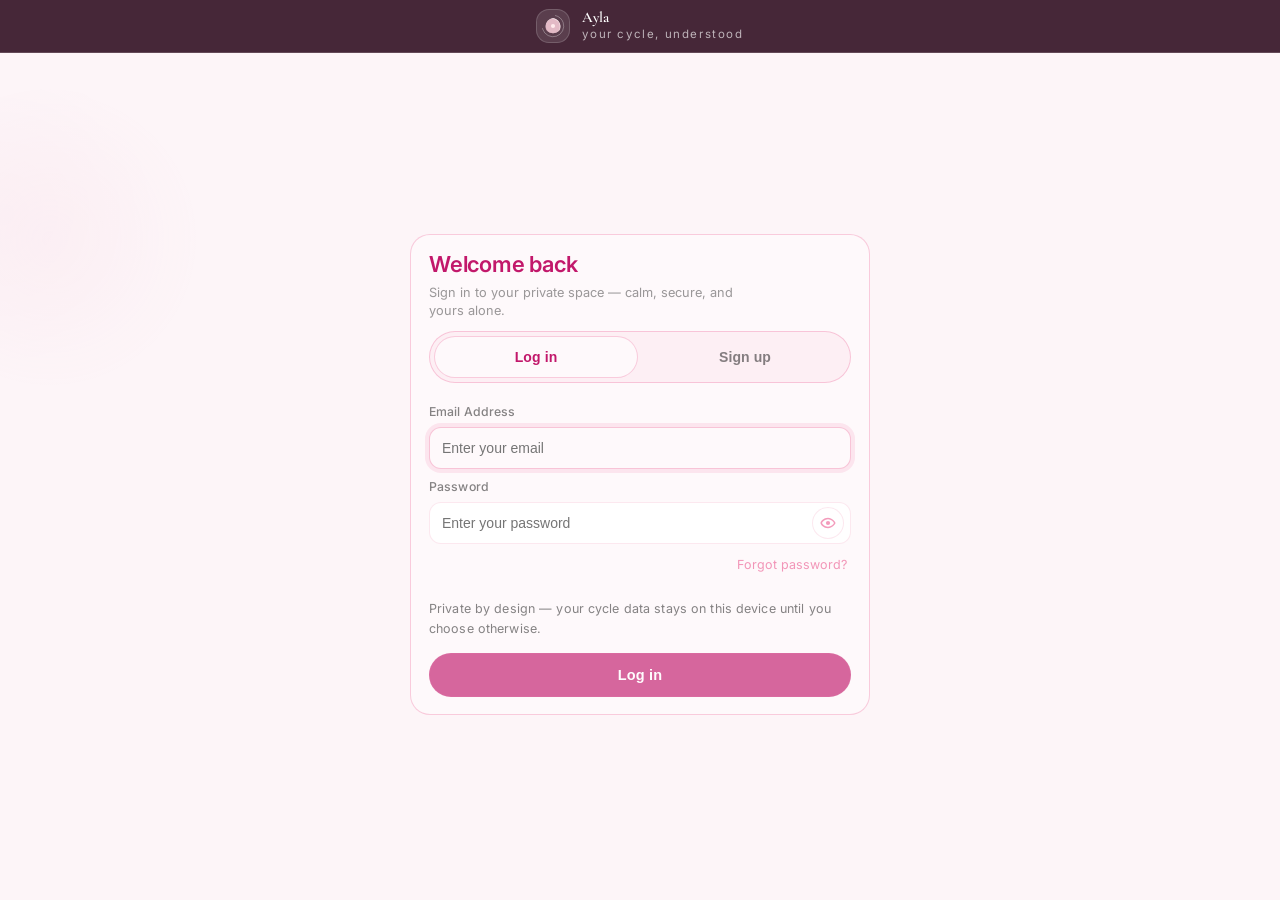
<file: index.html>
<!doctype html>
<html lang="en" class="auth-html">
  <head>
    <meta charset="UTF-8" />
    <meta name="viewport" content="width=device-width, initial-scale=1" />
    <meta name="color-scheme" content="light" />
    <meta name="theme-color" content="#462738" />
    <title>Ayla — your cycle, understood</title>
    <link rel="icon" href="./favicon.svg" type="image/svg+xml" />
    <link rel="apple-touch-icon" href="./icons/ayla-app-icon.svg" />
    <link rel="stylesheet" href="./styles.css" />
  </head>
  <body class="page--auth">
    <a class="skip-link" href="#main">Skip to content</a>

    <header class="topbar topbar--auth" role="banner">
      <div class="topbar__inner topbar__inner--auth">
        <div class="brand" aria-label="Ayla">
          <div class="brand__mark" aria-hidden="true">
            <svg class="ayla-logo" viewBox="0 0 48 48" role="img" focusable="false" aria-hidden="true">
              <circle class="ayla-logo__rhythm" cx="24" cy="24" r="18.4" fill="none" transform="rotate(-18 24 24)" />
              <g class="ayla-logo__bloom">
                <path
                  class="ayla-logo__petal"
                  d="M24 10.4C15.3 12.3 10.8 19.1 11.5 25.8C12.1 30.8 16.8 34.6 24 35.8C31.2 34.6 35.9 30.8 36.5 25.8C37.2 19.1 32.7 12.3 24 10.4Z"
                />
                <path
                  class="ayla-logo__petal"
                  d="M24 10.4C15.3 12.3 10.8 19.1 11.5 25.8C12.1 30.8 16.8 34.6 24 35.8C31.2 34.6 35.9 30.8 36.5 25.8C37.2 19.1 32.7 12.3 24 10.4Z"
                  transform="rotate(120 24 24)"
                />
                <path
                  class="ayla-logo__petal"
                  d="M24 10.4C15.3 12.3 10.8 19.1 11.5 25.8C12.1 30.8 16.8 34.6 24 35.8C31.2 34.6 35.9 30.8 36.5 25.8C37.2 19.1 32.7 12.3 24 10.4Z"
                  transform="rotate(240 24 24)"
                />
              </g>
              <circle class="ayla-logo__core" cx="24" cy="24" r="3.6" />
            </svg>
          </div>
          <div class="brand__text">
            <div class="brand__name">Ayla</div>
            <div class="brand__tagline">your cycle, understood</div>
          </div>
        </div>
      </div>
    </header>

    <main id="main" class="app" role="main">
      <section class="auth" id="authScreen" aria-label="Authentication">
        <div class="auth__card">
          <div class="auth__header">
            <h1 class="h1" id="authHeading">Welcome back</h1>
            <p class="subtle" id="authSubtle">
              Sign in to your private space — calm, secure, and yours alone.
            </p>
          </div>

          <div class="auth__tabs">
            <div class="segmented" role="tablist" aria-label="Account access">
              <button type="button" class="segmented__btn is-active" id="tabLogin" role="tab" aria-selected="true">
                Log in
              </button>
              <button type="button" class="segmented__btn" id="tabSignup" role="tab" aria-selected="false">
                Sign up
              </button>
            </div>
          </div>

          <form class="form" id="authForm" autocomplete="on" novalidate>
            <label class="field" id="preferredNameField" hidden>
              <span class="field__label">Your Name</span>
              <input
                class="field__input"
                id="preferredName"
                name="preferredName"
                type="text"
                autocomplete="name"
                autocapitalize="words"
                spellcheck="true"
                maxlength="80"
                placeholder="What should we call you?"
              />
              <p class="micro error field__error" id="preferredNameError" role="status" aria-live="polite" hidden></p>
            </label>

            <label class="field">
              <span class="field__label">Email Address</span>
              <input
                class="field__input"
                id="email"
                name="email"
                type="email"
                inputmode="email"
                autocomplete="email"
                autocapitalize="none"
                spellcheck="false"
                placeholder="Enter your email"
              />
              <p class="micro error field__error" id="emailError" role="status" aria-live="polite" hidden></p>
            </label>

            <label class="field">
              <span class="field__label">Password</span>
              <span class="field__control">
                <input
                  class="field__input field__input--withIcon"
                  id="password"
                  name="password"
                  type="password"
                  autocomplete="current-password"
                  placeholder="Enter your password"
                />
                <button
                  class="field__iconBtn"
                  id="passwordToggle"
                  type="button"
                  aria-label="Show password"
                  aria-pressed="false"
                >
                  <svg viewBox="0 0 24 24" focusable="false" aria-hidden="true">
                    <path
                      d="M12 5c5.7 0 10 5.6 10 7s-4.3 7-10 7S2 14.4 2 12s4.3-7 10-7Zm0 2C7.7 7 4.2 11 4.2 12S7.7 17 12 17s7.8-4 7.8-5S16.3 7 12 7Zm0 2.2A2.8 2.8 0 1 1 12 14.8a2.8 2.8 0 0 1 0-5.6Z"
                    />
                  </svg>
                </button>
              </span>
              <p class="micro error field__error" id="passwordError" role="status" aria-live="polite" hidden></p>
            </label>

            <label class="field" id="confirmPasswordField" hidden>
              <span class="field__label">Confirm password</span>
              <span class="field__control">
                <input
                  class="field__input field__input--withIcon"
                  id="confirmPassword"
                  name="confirmPassword"
                  type="password"
                  autocomplete="new-password"
                  placeholder="Confirm your password"
                />
                <button
                  class="field__iconBtn"
                  id="confirmPasswordToggle"
                  type="button"
                  aria-label="Show confirm password"
                  aria-pressed="false"
                >
                  <svg viewBox="0 0 24 24" focusable="false" aria-hidden="true">
                    <path
                      d="M12 5c5.7 0 10 5.6 10 7s-4.3 7-10 7S2 14.4 2 12s4.3-7 10-7Zm0 2C7.7 7 4.2 11 4.2 12S7.7 17 12 17s7.8-4 7.8-5S16.3 7 12 7Zm0 2.2A2.8 2.8 0 1 1 12 14.8a2.8 2.8 0 0 1 0-5.6Z"
                    />
                  </svg>
                </button>
              </span>
              <p class="micro error field__error" id="confirmPasswordError" role="status" aria-live="polite" hidden></p>
            </label>

            <div class="auth__forgotRow" id="forgotRow">
              <button class="text-link" id="forgotPasswordLink" type="button">Forgot password?</button>
            </div>

            <div class="auth__meta">
              <p class="micro subtle" id="authHint">
                Private by design — your cycle data stays on this device until you choose otherwise.
              </p>
              <p class="micro success" id="authSuccess" role="status" aria-live="polite" hidden></p>
              <p class="micro error" id="authError" role="status" aria-live="polite" hidden></p>
            </div>

            <div class="auth__submit">
              <button class="btn btn--primary btn--block auth__primaryBtn" id="authSubmit" type="submit">Log in</button>
            </div>
          </form>
        </div>
      </section>
    </main>

    <dialog class="modal recover-modal" id="recoverModal" aria-label="Recover your account">
      <form method="dialog" class="modal__card">
        <div class="modal__head">
          <div>
            <div class="micro subtle" id="recoverKicker">Account recovery</div>
            <div class="h3" id="recoverTitle">Recover your account</div>
            <p class="micro subtle" id="recoverSubtitle">Enter your email to verify your identity.</p>
          </div>
          <button class="icon-btn" value="cancel" aria-label="Close recovery" type="submit">
            <span aria-hidden="true">×</span>
          </button>
        </div>

        <div class="modal__body" id="recoverBody"></div>

        <div class="modal__foot" id="recoverFoot"></div>
      </form>
    </dialog>

    <script src="./auth.js" defer></script>
  </body>
</html>
</file>
<file: styles.css>
@import url("https://fonts.googleapis.com/css2?family=Cormorant+Garamond:ital,wght@0,400;0,500;0,600;1,400&family=DM+Serif+Display:ital@0;1&family=Inter:wght@400;500;600&display=swap");

:root{
  /* Brand mark — cherry blossom logo palette (wordmark & icon; independent of UI accents) */
  --logo-cloud:#F5E8EE;
  --logo-blush:#FFEAEC;
  --logo-dust:#D9A7B8;
  --logo-floral:#C45A6A;
  --logo-deep:#7A0026;
  --font-wordmark:"Cormorant Garamond", "Libre Baskerville", Georgia, "Times New Roman", serif;

  /* Deep pink base — near‑black text, white surfaces, teal complement */
  --sakura-base:#FDF5F8;
  --sakura-dust:#EF7FA8;
  --sakura-plum:#C2186B;
  --sakura-moss:#2E7D72;

  --base-rgb:253,245,248;
  --dust-rgb:239,127,168;
  --plum-rgb:194,24,107;
  --moss-rgb:46,125,114;

  --bg:var(--sakura-base);
  --card:color-mix(in srgb, var(--sakura-base) 58%, #ffffff 42%);
  --tint:rgba(var(--dust-rgb), 0.08);
  --tint-strong:rgba(var(--dust-rgb), 0.14);

  --primary:var(--sakura-plum);
  --heading:var(--sakura-plum);
  --ink:#161616;
  --muted:rgba(22, 22, 22, 0.52);
  --line:rgba(var(--dust-rgb), 0.38);
  --on-primary:#ffffff;

  --secondary:color-mix(in srgb, var(--sakura-dust) 26%, var(--sakura-base) 74%);
  --accent-wellness:var(--sakura-moss);

  /* ── Canonical phase palette ─────────────────────────────── */
  /* Single source of truth. All other files reference these.  */
  --ayla-period: #ff6b81;
  --ayla-follicular: #f6c36b;
  --ayla-ovulation: #8e63ff;
  --ayla-luteal: #b99cff;

  --ayla-period-ink: #c43d58;
  --ayla-follicular-ink: #8a5c10;
  --ayla-ovulation-ink: #5840c0;
  --ayla-luteal-ink: #5040a0;

  /* Alias bridge — existing code uses --phase-* names */
  --phase-period: var(--ayla-period);
  --phase-follicular: var(--ayla-follicular);
  --phase-ovulation: var(--ayla-ovulation);
  --phase-luteal: var(--ayla-luteal);

  /* Soft tint aliases used by audit/bar fills */
  --phase-rose: color-mix(in srgb, var(--ayla-period) 45%, #fff);
  --phase-peach: color-mix(in srgb, var(--ayla-follicular) 45%, #fff);
  --phase-lavender: color-mix(in srgb, var(--ayla-ovulation) 35%, #fff);
  --phase-beige: color-mix(in srgb, var(--ayla-luteal) 40%, #fff);

  --danger:color-mix(in srgb, #b71c1c 58%, var(--sakura-plum) 42%);
  --success:color-mix(in srgb, var(--sakura-moss) 36%, var(--sakura-base) 64%);

  /* Nav / footer / auth shell — same deep plum as dashboard navbar, sidebar, footer */
  --dash-shell:#462738;
  --shell-bg:var(--dash-shell);
  --shell-text:#ffffff;
  --shell-muted:rgba(255, 255, 255, 0.74);
  --shell-border:rgba(255, 255, 255, 0.16);
  --shell-hover:rgba(255, 255, 255, 0.1);

  --shadow:none;
  --shadow-soft:none;
  --r-lg:20px;
  --r-md:16px;
  --r-sm:12px;
  --focus:none;
  --focus-ring:rgba(var(--plum-rgb), 0.32);
  --max:1100px;
  --tap:44px;
  --trans:220ms ease;
  --font: "Inter", system-ui, -apple-system, "Segoe UI", Roboto, Helvetica, Arial, sans-serif;
  --font-display: "Cormorant Garamond", "Iowan Old Style", "Palatino Linotype", Palatino, Georgia, ui-serif, serif;
  --font-hero: "DM Serif Display", "Cormorant Garamond", Georgia, "Times New Roman", serif;

  --fs-h1: 30px;
  --fs-h2: 21px;
  --fs-h3: 17px;
  --fs-body: 15px;
  --fs-secondary: 13.5px;
  --fs-micro: 12.5px;

  --lh-head: 1.25;
  --lh-body: 1.55;

  --w-body: 400;
  --w-medium: 500;
  --w-head: 600;

  --scroll-thumb:rgba(var(--plum-rgb), 0.22);
  --scroll-thumb-hover:rgba(var(--plum-rgb), 0.34);
  --scroll-track: transparent;

  --field-fill:#ffffff;
  --paper-strong:#ffffff;
  --success-soft:color-mix(in srgb, var(--sakura-base) 88%, var(--sakura-moss) 12%);
  --success-soft-border:rgba(var(--moss-rgb), 0.28);
}

/* Brighter card lift — same deep pink palette */
body.theme-sakura-petal{
  --card:color-mix(in srgb, var(--sakura-base) 48%, #ffffff 52%);
}

:focus-visible{
  outline:2px solid var(--focus-ring);
  outline-offset:3px;
}

/* Smooth theme transitions */
body, .card, .btn, .field__input, .field__textarea, .modal__card, .tabs, .seg-mini{
  transition: background-color 300ms ease, color 300ms ease, border-color 300ms ease, box-shadow 300ms ease, transform 220ms ease, opacity 220ms ease;
}

/* Layered cycle detail — ambient depth from same hues */
.cycle-detail-card{
  background:
    radial-gradient(140% 120% at 0% 0%, rgba(var(--base-rgb), 0.85), rgba(var(--base-rgb), 0) 58%),
    radial-gradient(140% 120% at 100% 0%, rgba(var(--dust-rgb), 0.07), rgba(var(--dust-rgb), 0) 58%),
    var(--card);
  border-color:var(--line);
  box-shadow:var(--shadow-soft);
}

.aside-card--rose{background:rgba(var(--dust-rgb), 0.09)}
.aside-card--sage{background:rgba(var(--moss-rgb), 0.07)}
.aside-card--lav{background:rgba(var(--base-rgb), 0.55)}
.aside-card--cream{background:rgba(var(--base-rgb), 0.72)}

*{box-sizing:border-box}
html,body{height:100%}
body{
  margin:0;
  font-family:var(--font);
  background:var(--bg);
  color:var(--ink);
  font-size:var(--fs-body);
  line-height:var(--lh-body);
}
/* Global: prevent tiny horizontal overflows on mobile */
body{overflow-x:hidden}

/* Cycle details page layout */
.cycle-page{
  min-height:100dvh;
  background:var(--bg);
}
.cycle-main{
  max-width:var(--max);
  margin:0 auto;
  padding:14px 14px 28px;
}
.cycle-hero{
  background:var(--card);
  border:1px solid var(--line);
  border-radius:var(--r-lg);
  box-shadow:var(--shadow);
  padding:16px;
}
.cycle-hero__head{
  display:flex;
  flex-direction:column;
  gap:8px;
}
.cycle-hero__titleRow{
  display:flex;
  align-items:center;
  gap:10px;
}
.cycle-hero__icon{
  width:36px;
  height:36px;
  border-radius:14px;
  display:grid;
  place-items:center;
  background:var(--tint);
  border:1px solid var(--line);
  font-size:18px;
}
.cycle-hero__title{
  font-weight:var(--w-head);
  letter-spacing:-.18px;
  font-size:var(--fs-h2);
  line-height:var(--lh-head);
}
.cycle-hero__tone{
  margin:0;
  color:var(--muted);
  max-width:62ch;
}

.cycle-hero__viz{
  margin-top:14px;
  display:grid;
  grid-template-columns: 320px 1fr;
  gap:14px;
  align-items:stretch;
}

.cycle-ring-lg{
  position:relative;
  min-height:320px;
  border-radius:var(--r-lg);
  border:1px solid var(--line);
  background:var(--bg);
  display:grid;
  place-items:center;
  overflow:hidden;
}
.cycle-ring-lg__svg{
  width:260px;
  height:260px;
  display:block;
}
.cycle-ring-lg__center{
  position:absolute;
  inset:0;
  display:flex;
  flex-direction:column;
  align-items:center;
  justify-content:center;
  text-align:center;
  pointer-events:none;
}
.cycle-ring-lg__day{
  font-size:30px;
  font-weight:var(--w-head);
  letter-spacing:-.4px;
  line-height:1.05;
}
.cycle-ring-lg__sub{
  margin-top:6px;
  max-width:24ch;
}

.energy-lg{
  border-radius:var(--r-lg);
  border:1px solid var(--line);
  background:var(--bg);
  padding:14px;
  overflow:hidden;
  display:flex;
  flex-direction:column;
  gap:10px;
}
.energy-lg__head{
  display:flex;
  align-items:baseline;
  justify-content:space-between;
  gap:10px;
}
.energy-lg__chart{
  position:relative;
  border-radius:18px;
  border:1px solid var(--line);
  background:var(--card);
  padding:10px;
}
.energy-lg__svg{
  width:100%;
  height:180px;
  display:block;
}
.energy-lg__scale{
  display:flex;
  align-items:center;
  gap:10px;
  color:var(--muted);
  padding:0 6px;
}
.wave-tooltip{
  position:absolute;
  transform:translate(-50%, -120%);
  padding:8px 10px;
  border-radius:999px;
  border:1px solid var(--line);
  background:var(--card);
  box-shadow:var(--shadow-soft);
  font-size:12px;
  color:var(--ink);
  white-space:nowrap;
  pointer-events:none;
  opacity:0;
  transition:opacity 160ms ease, transform 180ms ease;
}
.wave-tooltip.is-visible{
  opacity:1;
  transform:translate(-50%, -130%);
}

.cycle-grid{
  margin-top:14px;
  display:grid;
  grid-template-columns: 1fr 1fr;
  gap:12px;
}
.cycle-card{padding:12px}
.cycle-form{display:flex; flex-direction:column; gap:12px}

.cycle-phases{
  margin-top:14px;
  background:var(--card);
  border:1px solid var(--line);
  border-radius:var(--r-lg);
  box-shadow:var(--shadow);
  padding:16px;
}
.cycle-phases__head{display:flex; flex-direction:column; gap:6px; margin-bottom:12px}
.phase-grid{
  display:grid;
  grid-template-columns: repeat(4, 1fr);
  gap:10px;
}
.phase-mini{
  border:1px solid var(--line);
  border-radius:18px;
  background:var(--bg);
  padding:12px;
  cursor:pointer;
  transition:background var(--trans), border-color var(--trans), transform 180ms ease, box-shadow 220ms ease, filter 220ms ease;
}
.phase-mini:hover{
  background:var(--tint);
  transform:translateY(-1px);
  box-shadow:none;
  filter:saturate(1.02);
}
.phase-mini:focus-visible{
  outline:none;
  box-shadow:var(--focus);
}
.phase-mini.is-current{
  background:var(--paper-strong);
}
.phase-mini__k{
  font-weight:var(--w-head);
  letter-spacing:-.06px;
}
.phase-mini__v{
  margin-top:6px;
  color:rgba(var(--dust-rgb),.82);
  font-size:13px;
  line-height:1.45;
}

@media (max-width: 920px){
  .cycle-hero__viz{grid-template-columns: 1fr; }
  .cycle-ring-lg:not(.home-ring--panel):not(.home-ring--hero){min-height:280px}
  .cycle-ring-lg:not(.home-ring--panel):not(.home-ring--hero) .cycle-ring-lg__svg{width:240px; height:240px}
  .cycle-grid{grid-template-columns:1fr}
  .phase-grid{grid-template-columns:1fr 1fr}
}
@media (max-width: 540px){
  .cycle-main{padding:12px 12px 22px}
  .cycle-hero{padding:14px}
  .cycle-hero__title{font-size:18px}
  .cycle-ring-lg:not(.home-ring--panel):not(.home-ring--hero){min-height:260px}
  .energy-lg__svg{height:160px}
  .phase-grid{grid-template-columns:1fr}
}

/* Slightly softer text rendering */
body, button, input, textarea{
  -webkit-font-smoothing: antialiased;
  -moz-osx-font-smoothing: grayscale;
}

/* —— Invisible scrolling (premium, native-like) —— */
/* Keep scrolling fully functional, hide visible scrollbar UI */
.scrollbar-hidden,
html,
body{
  -ms-overflow-style:none; /* IE/Edge legacy */
  scrollbar-width:none; /* Firefox */
}
.scrollbar-hidden{
  -webkit-overflow-scrolling:touch; /* iOS momentum */
}
.scrollbar-hidden::-webkit-scrollbar{
  width:0;
  height:0;
}
.scrollbar-hidden::-webkit-scrollbar-thumb,
.scrollbar-hidden::-webkit-scrollbar-track{
  background:transparent;
}

/* Apply across app scroll surfaces */
/* Global WebKit scrollbar kill-switch (keeps scrolling working) */
*::-webkit-scrollbar{
  width:0;
  height:0;
}
*::-webkit-scrollbar-thumb,
*::-webkit-scrollbar-track{
  background:transparent;
}

body,
.app-view--scroll,
.scroll-area,
.dashboard-shell,
.app-nav,
.modal__body,
dialog,
textarea{
  -ms-overflow-style:none;
  scrollbar-width:none;
  -webkit-overflow-scrolling:touch;
}
body::-webkit-scrollbar,
.app-view--scroll::-webkit-scrollbar,
.scroll-area::-webkit-scrollbar,
.dashboard-shell::-webkit-scrollbar,
.app-nav::-webkit-scrollbar,
.modal__body::-webkit-scrollbar,
dialog::-webkit-scrollbar,
textarea::-webkit-scrollbar{
  width:0;
  height:0;
}

.page--no-scroll{
  height:100%;
  overflow:hidden;
}

.hidden{display:none !important}

.skip-link{
  position:absolute;
  left:-999px;
  top:10px;
  padding:10px 12px;
  background:var(--card);
  border:1px solid var(--line);
  border-radius:999px;
  box-shadow:var(--shadow);
}
.skip-link:focus{left:12px; outline:none; box-shadow:var(--shadow), var(--focus)}

.topbar{
  position:sticky;
  top:0;
  z-index:5;
  background:var(--bg);
  border-bottom:1px solid var(--line);
}
.topbar__inner{
  max-width:var(--max);
  margin:0 auto;
  padding:14px 16px;
  display:flex;
  align-items:center;
  justify-content:space-between;
  gap:12px;
}
.topbar--auth{
  background:var(--dash-shell);
  background-image:none;
  color:var(--shell-text);
  border-bottom:1px solid var(--shell-border);
  backdrop-filter:none;
  -webkit-backdrop-filter:none;
  box-shadow:none;
}
.topbar__inner--auth{
  justify-content:center;
  max-width:520px;
}
.topbar--auth .brand__name{color:var(--shell-text)}
.topbar--auth .brand__tagline{color:var(--shell-muted)}
.brand{
  display:flex;
  align-items:center;
  gap:12px;
  user-select:none;
}
.brand--stacked{
  flex-direction:column;
  align-items:center;
  text-align:center;
  gap:10px;
}
.brand--stacked .brand__text{
  align-items:center;
}
.brand--symbol-only .brand__text{
  display:none !important;
}
.brand--symbol-only .brand__mark{
  width:44px;
  height:44px;
}
.brand__mark{
  width:40px;
  height:40px;
  border-radius:16px;
  display:grid;
  place-items:center;
  background:var(--card);
  border:1px solid var(--line);
  box-shadow:none;
  transition:transform var(--trans), box-shadow var(--trans), border-color var(--trans), opacity var(--trans);
}
.brand:hover .brand__mark{
  transform:translateY(-1px) scale(1.01);
  border-color:rgba(var(--dust-rgb),.42);
  box-shadow:none;
}
.ayla-logo{
  width:34px;
  height:34px;
  display:block;
}
/* Abstract lily — three soft petals, cyclical arc, protected core */
.ayla-logo__rhythm{
  fill:none;
  stroke:var(--logo-floral);
  stroke-width:1.25;
  stroke-linecap:round;
  stroke-opacity:0.5;
  stroke-dasharray:63 37;
  stroke-dashoffset:4;
}
.ayla-logo__bloom .ayla-logo__petal:nth-of-type(1){
  fill:color-mix(in srgb, var(--logo-dust) 90%, var(--logo-blush) 10%);
}
.ayla-logo__bloom .ayla-logo__petal:nth-of-type(2){
  fill:color-mix(in srgb, var(--logo-dust) 82%, var(--logo-floral) 18%);
}
.ayla-logo__bloom .ayla-logo__petal:nth-of-type(3){
  fill:color-mix(in srgb, var(--logo-dust) 76%, var(--logo-floral) 24%);
}
.ayla-logo__petal{
  stroke:none;
}
.ayla-logo__core{
  fill:var(--logo-deep);
}
.ayla-logo--mono .ayla-logo__rhythm{
  stroke:currentColor;
  stroke-opacity:0.42;
}
.ayla-logo--mono .ayla-logo__petal{
  fill:currentColor;
  opacity:0.88;
}
.ayla-logo--mono .ayla-logo__core{
  fill:currentColor;
  opacity:0.92;
}
.brand__text{display:flex; flex-direction:column; gap:2px}
.brand__name{
  font-family:var(--font-wordmark);
  font-weight:600;
  font-size:clamp(1.125rem, 2.6vw, 1.375rem);
  letter-spacing:0.06em;
  line-height:1.08;
  color:var(--ink);
}
.brand__tagline{
  font-family:var(--font);
  font-size:11px;
  font-weight:400;
  color:var(--muted);
  letter-spacing:0.14em;
  line-height:1.35;
  text-transform:lowercase;
  opacity:0.88;
}

.app{
  min-height:calc(100vh - 74px);
  position:relative;
  overflow:hidden;
}
.app::before,
.app::after{
  content:"";
  position:absolute;
  pointer-events:none;
  border-radius:999px;
  opacity:.42;
}
.app::before{
  width:380px;
  height:380px;
  left:max(-120px, -9vw);
  top:6vh;
  opacity:.36;
  background:
    radial-gradient(circle at 35% 42%, rgba(var(--plum-rgb),.045), transparent 58%),
    radial-gradient(circle, rgba(var(--dust-rgb),.11), rgba(var(--dust-rgb),0) 70%);
}
.app::after{
  width:320px;
  height:320px;
  right:max(-95px, -7vw);
  bottom:5vh;
  opacity:.38;
  background:radial-gradient(circle, rgba(var(--base-rgb),.5), rgba(var(--base-rgb),0) 72%);
}

.auth{
  min-height:calc(100vh - 74px);
  display:grid;
  place-items:start center;
  padding:clamp(20px, 7vh, 64px) 16px 28px;
  position:relative;
  z-index:1;
  animation:ayla-page-fade 420ms ease-out both;
}
.auth__card{
  width:min(500px, 100%);
  background:var(--card);
  border:1px solid var(--line);
  border-radius:var(--r-lg);
  box-shadow:none;
  padding:22px;
  animation:ayla-card-rise 420ms ease-out both;
}
.auth__header{margin-bottom:14px}
.h1{margin:0; font-size:var(--fs-h1); letter-spacing:-.25px; line-height:var(--lh-head); font-weight:var(--w-head); color:var(--heading)}
.h2{margin:0; font-size:var(--fs-h2); letter-spacing:-.18px; line-height:var(--lh-head); font-weight:var(--w-head); color:var(--heading)}
.h3{margin:0; font-size:var(--fs-h3); letter-spacing:-.08px; line-height:var(--lh-head); font-weight:var(--w-head); color:var(--heading)}
.subtle{margin:10px 0 0; color:var(--muted)}
.auth__header .subtle{
  font-size:13.5px;
  line-height:1.5;
  opacity:.82;
}
.micro{font-size:var(--fs-micro); letter-spacing:.12px}
.error{color:var(--danger)}
.success{color:var(--success)}
.mono{font-family:ui-monospace, SFMono-Regular, Menlo, Monaco, Consolas, "Liberation Mono", "Courier New", monospace}

.segmented{
  display:flex;
  gap:8px;
  padding:6px;
  background:var(--tint);
  border:1px solid var(--line);
  border-radius:999px;
}
.segmented__btn{
  flex:1;
  height:var(--tap);
  border:none;
  border-radius:999px;
  background:transparent;
  color:var(--muted);
  font-weight:600;
  letter-spacing:.1px;
  cursor:pointer;
  transition:background var(--trans), color var(--trans);
}
.segmented__btn:focus{outline:none; box-shadow:var(--focus)}
.segmented__btn.is-active{
  background:var(--card);
  border:1px solid var(--line);
  color:var(--ink);
}
.auth__tabs .segmented__btn.is-active{
  color:var(--heading);
  font-weight:650;
}

.form{
  margin-top:14px;
  display:flex;
  flex-direction:column;
  gap:12px;
  transition:opacity var(--trans);
}
.form.is-switching{opacity:.72}
.field{display:flex; flex-direction:column; gap:6px}
.field__label{font-size:var(--fs-micro); color:var(--muted); font-weight:var(--w-medium); letter-spacing:.12px}
.field__input,.field__textarea{
  width:100%;
  border-radius:14px;
  border:1px solid rgba(var(--dust-rgb),.18);
  background:var(--field-fill);
  padding:13px 14px;
  font-size:14.5px;
  transition:border-color var(--trans), box-shadow var(--trans), background var(--trans), transform var(--trans);
}
.field__error{
  margin:2px 0 0;
}
.field__input.is-invalid,.field__textarea.is-invalid{
  border-color:rgba(var(--dust-rgb),.7);
  box-shadow:0 0 0 3px rgba(var(--dust-rgb),.18);
  background:var(--paper-strong);
}
.field__input:focus,.field__textarea:focus{
  outline:none;
  box-shadow:0 0 0 4px rgba(var(--dust-rgb),.16);
  border-color:rgba(var(--dust-rgb),.44);
  background:var(--card);
}
.auth__meta{display:flex; flex-direction:column; gap:6px; margin-top:2px}
.auth__tabs{
  margin-bottom:18px;
}
.auth__tabs .segmented{
  width:100%;
  max-width:100%;
}
.auth__submit{
  margin-top:4px;
}
.auth__primaryBtn{
  min-height:48px;
  font-weight:650;
  letter-spacing:.03em;
  font-size:15px;
}

/* ---- Auth page (index): single-viewport desktop layout — calm, balanced, no page scroll ---- */
@media (min-width: 768px){
  html.auth-html{
    height:100%;
  }
  html.auth-html body.page--auth{
    margin:0;
    min-height:100dvh;
    height:100%;
    max-height:100dvh;
    display:flex;
    flex-direction:column;
    overflow-x:hidden;
    overflow-y:hidden;
    overscroll-behavior:none;
  }
  body.page--auth > .skip-link{
    flex:0 0 auto;
  }
  body.page--auth > .topbar{
    position:relative;
    flex:0 0 auto;
    top:auto;
  }
  body.page--auth .topbar__inner{
    padding:9px 16px;
  }
  body.page--auth .brand__mark{
    width:34px;
    height:34px;
    border-radius:13px;
  }
  body.page--auth .ayla-logo{
    width:28px;
    height:28px;
  }
  body.page--auth .brand__name{
    font-size:15px;
    letter-spacing:.06px;
  }
  body.page--auth .brand__tagline{
    font-size:11.5px;
  }
  body.page--auth > .app{
    flex:1 1 auto;
    min-height:0;
    display:flex;
    flex-direction:column;
  }
  body.page--auth .auth{
    flex:1 1 auto;
    min-height:0;
    display:grid;
    place-items:center;
    align-content:center;
    padding:clamp(6px, 1.6vmin, 18px) 16px clamp(8px, 2vmin, 20px);
    min-height:unset;
  }
  body.page--auth .auth__card{
    width:min(460px, 100%);
    padding:16px 18px;
    max-height:100%;
    display:flex;
    flex-direction:column;
    min-height:0;
  }
  body.page--auth .auth__header{
    flex:0 0 auto;
    margin-bottom:10px;
  }
  body.page--auth .auth__header .h1{
    font-size:clamp(1.375rem, 2.4vmin, 1.625rem);
    letter-spacing:-.2px;
  }
  body.page--auth .auth__header .subtle{
    margin-top:5px;
    font-size:12.75px;
    line-height:1.45;
    max-width:42ch;
  }
  body.page--auth .auth__tabs{
    flex:0 0 auto;
    margin-bottom:10px;
  }
  body.page--auth .segmented{
    padding:4px;
    gap:6px;
  }
  body.page--auth .segmented__btn{
    min-height:42px;
    height:42px;
    font-size:14px;
  }
  body.page--auth .form{
    flex:0 1 auto;
    margin-top:10px;
    gap:9px;
  }
  body.page--auth .field{
    gap:5px;
  }
  body.page--auth .field__label{
    font-size:12.25px;
  }
  body.page--auth .field__input,
  body.page--auth .field__textarea{
    padding:10px 12px;
    font-size:14px;
    border-radius:12px;
    min-height:42px;
    box-sizing:border-box;
  }
  body.page--auth .field__input--withIcon{
    padding-right:44px;
    min-height:42px;
  }
  body.page--auth .field__iconBtn{
    width:32px;
    height:32px;
    right:7px;
  }
  body.page--auth .field__error{
    margin:1px 0 0;
    line-height:1.35;
  }
  body.page--auth .auth__forgotRow{
    margin-top:-4px;
  }
  body.page--auth .auth__meta{
    gap:4px;
    margin-top:0;
    flex:0 0 auto;
  }
  body.page--auth .auth__submit{
    flex:0 0 auto;
    margin-top:6px;
    padding-bottom:1px;
  }
  body.page--auth .auth__primaryBtn{
    min-height:44px;
    height:44px;
    font-size:14.5px;
  }
  body.page--auth .app::before{
    width:300px;
    height:300px;
    left:max(-100px, -8vw);
    top:4vh;
    opacity:.30;
  }
  body.page--auth .app::after{
    width:260px;
    height:260px;
    right:max(-80px, -6vw);
    bottom:4vh;
    opacity:.30;
  }
}

@media (min-width: 768px) and (max-height: 760px){
  body.page--auth .topbar__inner{
    padding:7px 14px;
  }
  body.page--auth .brand__mark{
    width:32px;
    height:32px;
    border-radius:12px;
  }
  body.page--auth .ayla-logo{
    width:26px;
    height:26px;
  }
  body.page--auth .auth__card{
    padding:14px 16px;
  }
  body.page--auth .auth__header{
    margin-bottom:8px;
  }
  body.page--auth .auth__header .h1{
    font-size:clamp(1.28rem, 2.2vmin, 1.5rem);
  }
  body.page--auth .auth__tabs{
    margin-bottom:8px;
  }
  body.page--auth .segmented__btn{
    min-height:40px;
    height:40px;
    font-size:13.5px;
  }
  body.page--auth .form{
    gap:8px;
    margin-top:8px;
  }
  body.page--auth .field__input,
  body.page--auth .field__textarea{
    padding:9px 11px;
    min-height:40px;
  }
  body.page--auth .field__input--withIcon{
    min-height:40px;
  }
  body.page--auth .auth__primaryBtn{
    min-height:42px;
    height:42px;
  }
}

@media (min-width: 768px) and (max-height: 620px){
  body.page--auth .auth__header .subtle{
    font-size:12.25px;
    line-height:1.38;
    max-width:40ch;
  }
}

@media (min-width: 768px) and (max-height: 540px){
  body.page--auth .auth__card{
    overflow-y:auto;
    overscroll-behavior:contain;
    -webkit-overflow-scrolling:touch;
  }
}

/* Auth extras: forgot + password toggle + signup security */
.auth__forgotRow{
  margin-top:-6px;
  display:flex;
  justify-content:flex-end;
}
.text-link{
  border:none;
  background:transparent;
  padding:6px 4px;
  font:inherit;
  font-size:12.5px;
  color:rgba(var(--dust-rgb),.82);
  cursor:pointer;
  border-radius:10px;
  transition:color var(--trans), transform var(--trans), background var(--trans);
}
.text-link:hover{
  color:rgba(var(--dust-rgb),.86);
  background:rgba(var(--dust-rgb),.10);
  transform:translateY(-1px);
}
.text-link:focus-visible{
  outline:none;
  box-shadow:var(--focus);
}
.field__control{
  position:relative;
  display:flex;
  align-items:center;
}
.field__input--withIcon{
  padding-right:46px;
}
.field__iconBtn{
  position:absolute;
  right:8px;
  top:50%;
  transform:translateY(-50%);
  width:34px;
  height:34px;
  border-radius:999px;
  border:1px solid rgba(var(--dust-rgb),.18);
  background:rgba(255,255,255,.72);
  display:grid;
  place-items:center;
  cursor:pointer;
  transition:transform var(--trans), box-shadow var(--trans), background var(--trans), border-color var(--trans);
}
.field__iconBtn svg{width:18px; height:18px; fill:rgba(var(--dust-rgb),.78)}
.field__iconBtn:hover{
  background:rgba(255,255,255,.92);
  border-color:rgba(var(--dust-rgb),.30);
  box-shadow:0 10px 22px rgba(var(--dust-rgb),.05);
  transform:translateY(-50%) scale(1.03);
}
.field__iconBtn:active{transform:translateY(-50%) scale(.98)}
.field__iconBtn:focus-visible{outline:none; box-shadow:var(--focus)}

.signup-extra{
  padding:12px;
  border-radius:var(--r-md);
  border:1px solid rgba(var(--dust-rgb),.14);
  background:
    radial-gradient(140% 100% at 0% 0%, rgba(var(--dust-rgb),.10), rgba(var(--dust-rgb),0) 55%),
    rgba(var(--base-rgb),.60);
  box-shadow:0 1px 0 rgba(255,255,255,.7) inset;
  display:flex;
  flex-direction:column;
  gap:12px;
  overflow:hidden; /* keep PIN group fully contained */
}

.pin{
  display:flex;
  justify-content:center;
  align-items:center;
  gap:10px;
  width:100%;
  max-width:280px; /* never exceed signup container */
  margin:0 auto;
  overflow:hidden; /* safeguard: no visual spill */
}
.pin__box{
  flex:0 0 auto;          /* prevent infinite stretching */
  width:clamp(42px, 12vw, 52px);
  height:clamp(42px, 12vw, 52px);
  padding:0;              /* no layout shift while typing */
  box-sizing:border-box;
  border-radius:14px;
  border:1px solid rgba(var(--dust-rgb),.18);
  background:rgba(255,255,255,.72);
  text-align:center;
  font-size:18px;
  font-weight:600;
  font-variant-numeric: tabular-nums;
  letter-spacing:.12em;
  transition:border-color var(--trans), box-shadow var(--trans), background var(--trans), transform var(--trans);
}
.pin__box:focus{
  outline:none;
  box-shadow:0 0 0 4px rgba(var(--dust-rgb),.16);
  border-color:rgba(var(--dust-rgb),.44);
  background:var(--card);
}

.pw-meter{
  display:flex;
  flex-direction:column;
  gap:8px;
}
.pw-meter__bar{
  height:10px;
  border-radius:999px;
  background:rgba(var(--dust-rgb),.06);
  overflow:hidden;
  border:1px solid rgba(var(--dust-rgb),.04);
}
.pw-meter__fill{
  display:block;
  height:100%;
  width:0%;
  border-radius:999px;
  background:linear-gradient(90deg, rgba(var(--dust-rgb),.9), rgba(var(--dust-rgb),.78));
  transition:width 240ms ease, filter 240ms ease;
  filter:saturate(.95);
}
.pw-meter__row{
  display:flex;
  justify-content:space-between;
  align-items:center;
  gap:10px;
}
.pw-meter__tags{display:flex; gap:6px; align-items:center}
.pw-tag{
  font-size:12px;
  padding:4px 8px;
  border-radius:999px;
  border:1px solid rgba(var(--dust-rgb),.05);
  background:rgba(255,255,255,.7);
  color:rgba(var(--dust-rgb),.82);
}
.pw-tag.is-ok{
  color:rgba(var(--dust-rgb),.92);
  border-color:rgba(var(--base-rgb),.42);
  background:rgba(var(--base-rgb),.20);
}

@keyframes ayla-shake{
  0%,100%{transform:translateX(0)}
  20%{transform:translateX(-4px)}
  40%{transform:translateX(4px)}
  60%{transform:translateX(-3px)}
  80%{transform:translateX(3px)}
}
.is-shaking{animation:ayla-shake 280ms ease-in-out}

@keyframes ayla-success-glow{
  0%{box-shadow:0 0 0 0 rgba(var(--base-rgb),.0)}
  35%{box-shadow:0 0 0 6px rgba(var(--base-rgb),.22)}
  100%{box-shadow:0 0 0 0 rgba(var(--base-rgb),.0)}
}
.has-successGlow{animation:ayla-success-glow 520ms ease-out}

.btn{
  height:var(--tap);
  border-radius:999px;
  border:1px solid var(--line);
  background:var(--card);
  color:var(--ink);
  padding:0 14px;
  font-weight:var(--w-head);
  letter-spacing:.14px;
  cursor:pointer;
  transition:transform var(--trans), background var(--trans), border-color var(--trans), box-shadow var(--trans), color var(--trans);
  touch-action:manipulation;
}
.btn[disabled]{
  opacity:.65;
  cursor:not-allowed;
  transform:none;
}
.btn.is-busy{
  pointer-events:none;
  opacity:.78;
}
.btn.is-busy::after{
  content:"";
  width:14px;
  height:14px;
  margin-left:10px;
  border-radius:999px;
  border:2px solid rgba(255,255,255,.55);
  border-top-color:rgba(255,255,255,.0);
  display:inline-block;
  vertical-align:middle;
  animation:ayla-spin 760ms linear infinite;
}
.btn.btn--ghost.is-busy::after,
.btn.btn--soft.is-busy::after{
  border-color:rgba(var(--dust-rgb),.38);
  border-top-color:rgba(var(--dust-rgb),0);
}
@keyframes ayla-spin{to{transform:rotate(360deg)}}

/* Auth submit: ensure clear clickability when enabled */
#authSubmit:not(:disabled){
  cursor:pointer;
  color:var(--on-primary);
  border-color:rgba(var(--dust-rgb),.1);
  box-shadow:none;
}
#authSubmit.is-busy{
  cursor:pointer; /* keep premium interactive feel */
  pointer-events:none; /* prevent double submits */
  opacity:.78;
}
.btn:focus{outline:none; box-shadow:var(--focus)}
.btn:hover{border-color:rgba(var(--dust-rgb),.1); filter:saturate(1.02); box-shadow:none}
.btn:active{opacity:.93}
.btn--block{width:100%}
.btn--primary{
  background:var(--primary);
  border-color:rgba(var(--dust-rgb),.08);
  color:var(--on-primary);
}
.btn--primary:hover{
  background:color-mix(in srgb, var(--primary) 86%, #ffffff 14%);
  border-color:rgba(var(--dust-rgb),.28);
  transform:translateY(-1px);
  box-shadow:none;
}
.btn--ghost{
  background:transparent;
  border-color:transparent;
  color:var(--muted);
}
.btn--ghost:hover{background:rgba(var(--base-rgb),.85); border-color:var(--line); color:var(--ink)}
.btn--soft{
  background:var(--tint);
  border-color:var(--line);
}
.btn--soft:hover{
  background:rgba(var(--dust-rgb),.18);
  border-color:rgba(var(--dust-rgb),.35);
  transform:translateY(-1px);
  box-shadow:none;
}

.topbar__actions{display:flex; gap:8px; align-items:center}
.topbar__actions--compact{flex-wrap:wrap; justify-content:flex-end}
.btn--compact{height:36px; padding:0 12px; font-size:13px}

.theme-toggle{
  width:48px;
  height:30px;
  border:none;
  padding:0;
  background:transparent;
  cursor:pointer;
}
.theme-toggle__track{
  width:100%;
  height:100%;
  display:block;
  border-radius:999px;
  background:rgba(255,248,250,.92);
  border:1px solid rgba(var(--dust-rgb),.1);
  position:relative;
  transition:background var(--trans), border-color var(--trans);
}
.theme-toggle__thumb{
  width:24px;
  height:24px;
  border-radius:999px;
  background:var(--card);
  border:1px solid rgba(var(--dust-rgb),.05);
  position:absolute;
  left:3px;
  top:2px;
  display:grid;
  place-items:center;
  transition:transform 260ms ease, background var(--trans), border-color var(--trans);
}
.theme-toggle__icon{
  width:15px;
  height:15px;
  fill:none;
  stroke:currentColor;
  stroke-width:1.8;
  stroke-linecap:round;
  stroke-linejoin:round;
  grid-area:1 / 1;
  transition:opacity 180ms ease, transform 260ms ease;
}
.theme-toggle__icon--sun{color:var(--sakura-dust); opacity:1; transform:rotate(0deg) scale(1)}
.theme-toggle__icon--moon{color:color-mix(in srgb, var(--sakura-dust) 55%, var(--sakura-base) 45%); opacity:0; transform:rotate(-40deg) scale(.72)}
.theme-toggle.is-night .theme-toggle__track{background:rgba(var(--dust-rgb),.88); border-color:rgba(var(--base-rgb),.16)}
.theme-toggle.is-night .theme-toggle__thumb{transform:translateX(18px); background:var(--sakura-base); border-color:rgba(var(--dust-rgb),.12)}
.theme-toggle.is-night .theme-toggle__icon--sun{opacity:0; transform:rotate(40deg) scale(.72)}
.theme-toggle.is-night .theme-toggle__icon--moon{opacity:1; transform:rotate(0deg) scale(1)}
.theme-toggle:hover .theme-toggle__track{border-color:rgba(var(--dust-rgb),.42)}
.theme-toggle:focus-visible{outline:2px solid var(--focus-ring); outline-offset:3px}

@keyframes ayla-page-fade{
  from{opacity:0}
  to{opacity:1}
}
@keyframes ayla-card-rise{
  from{opacity:0; transform:translateY(8px)}
  to{opacity:1; transform:translateY(0)}
}

/* —— App shell (dashboard): header tabs + routed views —— */
.page--dashboard{
  --dash-footer-h:56px;
  --dash-tabbar-h:72px;
  --dash-topbar-h:68px;
  --space-1:8px;
  --space-2:16px;
  --space-3:24px;
  --space-4:32px;
  --space-5:40px;
  --space-6:48px;
  --shadow-surface:0 8px 24px rgba(36, 32, 34, 0.05);
  --shadow-hero:0 16px 48px rgba(36, 32, 34, 0.08), 0 0 0 1px rgba(var(--plum-rgb), 0.06);
  --shadow-action:0 12px 32px rgba(168, 118, 148, 0.18);
  --phase-rose: color-mix(in srgb, var(--ayla-period) 45%, #fff);
  --phase-peach: color-mix(in srgb, var(--ayla-follicular) 45%, #fff);
  --phase-lavender: color-mix(in srgb, var(--ayla-ovulation) 35%, #fff);
  --phase-beige: color-mix(in srgb, var(--ayla-luteal) 40%, #fff);
  min-height:100dvh;
  height:100dvh;
  max-height:100dvh;
  display:flex;
  flex-direction:column;
  overflow:hidden;
}
.page--dashboard > header.topbar{flex:0 0 auto}
.page--dashboard > .dashboard-shell{
  flex:1 1 auto;
  min-height:0;
  overflow:hidden;
}
.page--dashboard > .app-footer{
  flex:0 0 auto;
  flex-shrink:0;
  min-height:var(--dash-footer-h);
  position:relative;
  z-index:2;
  background:linear-gradient(
    0deg,
    color-mix(in srgb, #2a2627 94%, var(--sakura-plum) 6%) 0%,
    color-mix(in srgb, #2e2a2b 90%, var(--sakura-plum) 10%) 100%
  );
  color:rgba(255, 255, 255, 0.58);
  border-top:1px solid rgba(255, 255, 255, 0.045);
  backdrop-filter:none;
  -webkit-backdrop-filter:none;
  box-shadow:none;
  padding-top:4px;
  padding-bottom:calc(4px + env(safe-area-inset-bottom, 0px));
}
.page--dashboard > .app-footer .app-footer__tagline{
  font-size:10.5px;
  color:rgba(255, 255, 255, 0.48);
  line-height:1.28;
}
.page--dashboard > .app-footer .app-footer__link{
  color:rgba(255, 255, 255, 0.72) !important;
}
.page--dashboard > .app-footer .btn.btn--ghost.app-footer__link:hover{
  color:rgba(255, 255, 255, 0.92) !important;
}
.page--dashboard > .topbar.topbar--app{
  background:linear-gradient(
    180deg,
    color-mix(in srgb, #353132 86%, var(--sakura-plum) 14%) 0%,
    color-mix(in srgb, #2d2829 88%, var(--logo-deep) 12%) 100%
  );
  color:var(--shell-text);
  border-bottom:1px solid rgba(255, 255, 255, 0.04);
  backdrop-filter:none;
  -webkit-backdrop-filter:none;
  box-shadow:none;
}

.page--dashboard > .topbar.topbar--app .brand__name{color:var(--shell-text)}
.page--dashboard > .topbar.topbar--app .brand__tagline{color:var(--shell-muted)}
.page--dashboard > .topbar.topbar--app .brand__mark,
.topbar--auth .brand__mark{
  background:rgba(255,255,255,.11);
  border-color:var(--shell-border);
}
.page--dashboard > .topbar.topbar--app .brand:hover .brand__mark,
.topbar--auth .brand:hover .brand__mark{
  background:rgba(255,255,255,.17);
  border-color:rgba(255,255,255,.28);
  box-shadow:none;
}

.page--dashboard > .topbar.topbar--app .ayla-logo__rhythm,
.topbar--auth .ayla-logo__rhythm{
  stroke:rgba(255,255,255,.38);
  stroke-opacity:1;
}
.page--dashboard > .topbar.topbar--app .ayla-logo__bloom .ayla-logo__petal:nth-of-type(1),
.topbar--auth .ayla-logo__bloom .ayla-logo__petal:nth-of-type(1){
  fill:rgba(255,245,248,.88);
}
.page--dashboard > .topbar.topbar--app .ayla-logo__bloom .ayla-logo__petal:nth-of-type(2),
.topbar--auth .ayla-logo__bloom .ayla-logo__petal:nth-of-type(2){
  fill:rgba(255,234,236,.82);
}
.page--dashboard > .topbar.topbar--app .ayla-logo__bloom .ayla-logo__petal:nth-of-type(3),
.topbar--auth .ayla-logo__bloom .ayla-logo__petal:nth-of-type(3){
  fill:rgba(217,167,184,.72);
}
.page--dashboard > .topbar.topbar--app .ayla-logo__core,
.topbar--auth .ayla-logo__core{
  fill:var(--logo-blush);
}
.page--dashboard > .topbar.topbar--app .ayla-logo--mono .ayla-logo__petal,
.topbar--auth .ayla-logo--mono .ayla-logo__petal{
  fill:currentColor;
  opacity:0.9;
}
.page--dashboard > .topbar.topbar--app .ayla-logo--mono .ayla-logo__core,
.topbar--auth .ayla-logo--mono .ayla-logo__core{
  fill:currentColor;
  opacity:0.95;
}

.page--dashboard > .topbar.topbar--app .app-nav__tab{
  color:rgba(255,255,255,.88);
  border:1px solid transparent;
  transition:background-color .22s ease,border-color .22s ease,color .22s ease,box-shadow .22s ease;
}
.page--dashboard > .topbar.topbar--app .app-nav__tab:hover{
  background:rgba(255,255,255,.07);
  border-color:rgba(255,255,255,.1);
  color:#ffffff;
}
.page--dashboard > .topbar.topbar--app .app-nav__tab.is-active{
  background:rgba(255,255,255,.08);
  color:rgba(255,255,255,.96);
  border:1px solid rgba(255,255,255,.1);
  box-shadow:0 4px 16px rgba(0, 0, 0, 0.06);
}
.page--dashboard > .topbar.topbar--app .app-nav__tab:focus-visible{
  outline:2px solid rgba(255,255,255,.52);
  outline-offset:2px;
}
.page--dashboard > .topbar.topbar--app .app-nav__tab:focus:not(:focus-visible){
  outline:none;
  box-shadow:none;
}

.page--dashboard > .topbar.topbar--app .icon-btn{
  background:rgba(var(--base-rgb),.07);
  border-color:var(--shell-border);
  color:var(--shell-text);
}
.page--dashboard > .topbar.topbar--app .icon-btn:hover{
  background:rgba(var(--base-rgb),.12);
  border-color:rgba(var(--base-rgb),.22);
}

.topbar--app{border-bottom-color:transparent}
.topbar__inner--app{
  max-width:min(1240px, 100%);
  flex-wrap:wrap;
  align-items:center;
  gap:10px 16px;
  padding:8px 16px;
}
.topbar__brand{flex:0 0 auto; min-width:0}

.topbar__utility-slot{
  flex:0 0 auto;
  display:flex;
  align-items:center;
  justify-content:flex-end;
  min-height:36px;
}
.topbar__utility-slot[hidden]{
  display:none !important;
}

.utility-bar{
  display:flex;
  flex-wrap:wrap;
  gap:6px;
  align-items:center;
  justify-content:flex-end;
}

.app-nav{
  display:flex;
  align-items:center;
  gap:4px;
  flex:1 1 auto;
  justify-content:center;
  min-width:0;
  padding:2px 0;
  overflow-x:auto;
  overflow-y:hidden;
  -webkit-overflow-scrolling:touch;
  scrollbar-width:thin;
  mask-image:none;
}
.app-nav::-webkit-scrollbar{height:4px}
.app-nav::-webkit-scrollbar-thumb{background:var(--scroll-thumb); border-radius:999px}

.app-nav__tab{
  flex:0 0 auto;
  border:none;
  background:transparent;
  color:var(--muted);
  font-weight:var(--w-medium);
  font-size:13px;
  letter-spacing:.06px;
  padding:6px 12px;
  border-radius:999px;
  cursor:pointer;
  transition:background var(--trans), color var(--trans), box-shadow var(--trans);
  white-space:nowrap;
  text-decoration:none;
}
.app-nav__tab:hover{
  background:rgba(255,255,255,.65);
  color:var(--ink);
}
.app-nav__tab:focus{outline:none; box-shadow:var(--focus)}
.app-nav__tab.is-active{
  background:var(--card);
  color:var(--ink);
  border:1px solid var(--line);
  box-shadow:0 6px 18px rgba(var(--dust-rgb),.05);
}
.app-nav__tab--link{display:inline-flex; align-items:center}

/* Dashboard: thin premium top bar — light, never dominates home */
.page--dashboard > .topbar.topbar--app .topbar__inner--app{
  padding:5px 12px;
  gap:8px 12px;
}
.page--dashboard > .topbar.topbar--app .brand{
  align-items:center;
  gap:10px;
  min-width:0;
}
.page--dashboard > .topbar.topbar--app .brand__text{
  display:flex;
  flex-direction:column;
  justify-content:center;
  gap:2px;
  min-width:0;
}
.page--dashboard > .topbar.topbar--app .brand__tagline{
  display:block;
  font-family:var(--font);
  font-size:11px;
  font-weight:400;
  line-height:1.3;
  letter-spacing:0.06em;
  color:var(--shell-muted);
  text-transform:lowercase;
  white-space:nowrap;
  overflow:hidden;
  text-overflow:ellipsis;
  opacity:0.92;
}
.page--dashboard > .topbar.topbar--app .brand__name{
  font-size:clamp(16px, 1.35vw, 18px);
  line-height:1.1;
}
.page--dashboard > .topbar.topbar--app .brand__mark{
  width:34px;
  height:34px;
  border-radius:12px;
  display:grid;
  place-items:center;
}
.page--dashboard > .topbar.topbar--app .brand__mark .ayla-logo,
.page--dashboard > .topbar.topbar--app .brand__mark svg.ayla-logo{
  width:26px;
  height:26px;
}
.page--dashboard > .topbar.topbar--app .app-nav{padding:1px 0}
.page--dashboard > .topbar.topbar--app .app-nav__tab{
  padding:4px 10px;
  font-size:12px;
  font-weight:500;
  letter-spacing:0.02em;
}
@media (min-width: 901px){
  .page--dashboard > .topbar.topbar--app .topbar__inner--app{
    display:flex;
    align-items:center;
    flex-wrap:wrap;
    gap:10px 16px;
  }
  .page--dashboard > .topbar.topbar--app .topbar__brand{
    flex:0 0 auto;
  }
  .page--dashboard > .topbar.topbar--app .app-nav{
    flex:1 1 auto;
    display:flex;
    flex-wrap:wrap;
    justify-content:center;
    align-items:center;
    gap:4px;
    min-width:0;
    padding:3px 6px;
    margin:0 auto;
    max-width:fit-content;
    border-radius:999px;
    background:rgba(255, 255, 255, 0.028);
    border:1px solid rgba(255, 255, 255, 0.055);
    backdrop-filter:blur(10px) saturate(1.05);
    -webkit-backdrop-filter:blur(10px) saturate(1.05);
  }
  .page--dashboard > .topbar.topbar--app .app-nav__tab{
    border-radius:999px;
    padding:6px 16px;
    transition:background 0.22s ease, transform 0.2s ease, box-shadow 0.25s ease, border-color 0.2s ease;
  }
  .page--dashboard > .topbar.topbar--app .app-nav__tab:hover{
    transform:translateY(-1px);
    background:rgba(255, 255, 255, 0.07);
  }
}

.dashboard-shell{
  min-height:0;
  max-width:min(1400px, 100%);
  margin:0 auto;
  width:100%;
  padding:0 24px;
  display:flex;
  flex-direction:column;
}
@media (max-width: 540px){
  .dashboard-shell{padding:0 12px}
}

.dashboard-shell[data-active-view="home"]{
  overflow:hidden;
  padding-bottom:0;
}

.app-view{
  flex:1;
  min-height:0;
  display:flex;
  flex-direction:column;
}

/* Critical: author `.app-view { display:flex }` overrides the UA [hidden] rule — inactive tabs must not paint or stack */
.app-view[hidden]{
  display:none !important;
}

.app-view--home{
  position:relative;
  justify-content:flex-start;
  padding-top:0;
  gap:0;
  flex:1;
  min-height:0;
  overflow:hidden;
}

.app-view--immerse{
  height:100%;
}

/* —— Home mobile-first companion (scrollable) —— */
.app-view--home.app-view--mf{
  overflow-y:auto;
  overflow-x:hidden;
  -webkit-overflow-scrolling:touch;
  height:100%;
  min-height:0;
  overscroll-behavior:contain;
}
.home-mf{
  position:relative;
  width:100%;
  max-width:1440px;
  margin:0 auto;
  display:flex;
  flex-direction:column;
  gap:0;
}
.home-mf__wash{
  position:absolute;
  inset:-14% -28% 28%;
  border-radius:50%;
  background:
    radial-gradient(ellipse 62% 48% at 12% 8%, rgba(255, 214, 224, 0.16), transparent 62%),
    radial-gradient(ellipse 52% 42% at 90% 4%, rgba(200, 188, 232, 0.1), transparent 58%),
    radial-gradient(ellipse 78% 52% at 48% -4%, rgba(245, 232, 238, 0.26), transparent 72%),
    radial-gradient(ellipse 58% 44% at 68% 78%, rgba(210, 228, 245, 0.08), transparent 62%),
    radial-gradient(ellipse 46% 36% at 22% 88%, rgba(232, 210, 236, 0.06), transparent 58%);
  pointer-events:none;
  z-index:0;
  opacity:0.92;
}
.home-mf__ambient{
  position:absolute;
  inset:0;
  pointer-events:none;
  z-index:0;
  background:
    radial-gradient(ellipse 92% 62% at 50% 104%, rgba(148, 118, 158, 0.045), transparent 58%),
    radial-gradient(ellipse 48% 40% at 78% 32%, rgba(236, 206, 214, 0.06), transparent 64%),
    radial-gradient(ellipse 70% 50% at 18% 42%, rgba(220, 210, 245, 0.05), transparent 58%),
    radial-gradient(ellipse 120% 80% at 50% 50%, rgba(255, 255, 255, 0.045), transparent 52%);
  opacity:0.96;
}
.home-mf > *:not(.home-mf__wash):not(.home-mf__ambient){position:relative; z-index:1}
.home-layout{
  display:grid;
  grid-template-columns:1fr;
  gap:20px;
  width:100%;
  padding:12px clamp(12px, 2.5vw, 32px) 8px;
}
@media (max-width: 899px){
  .home-layout__col--center{order:1}
  .home-layout__col--right{order:2}
  .home-layout__col--left{order:3}
}
@media (min-width: 900px) and (max-width: 1179px){
  .home-layout{
    grid-template-columns:minmax(200px, 260px) minmax(0, 1fr);
    grid-template-rows:auto auto auto;
    gap:20px 24px;
    align-items:start;
  }
  .home-layout__col--left{
    grid-column:1;
    grid-row:1 / span 2;
  }
  .home-layout__col--center{
    grid-column:2;
    grid-row:1;
  }
  .home-layout__col--right{
    grid-column:1 / -1;
    grid-row:3;
    display:flex;
    flex-direction:column;
    gap:16px;
    align-items:stretch;
  }
}
@media (min-width: 1180px){
  .home-layout{
    grid-template-columns:minmax(200px, 0.72fr) minmax(440px, 2.55fr) minmax(248px, 0.88fr);
    grid-template-rows:auto;
    gap:28px 32px;
    align-items:start;
  }
  .home-layout__col--left{
    grid-column:1;
    grid-row:1;
    padding-top:4px;
  }
  .home-layout__col--center{
    grid-column:2;
    grid-row:1;
  }
  .home-layout__col--right{
    grid-column:3;
    grid-row:1;
    display:flex;
    flex-direction:column;
    gap:16px;
  }
  .dashboard-shell[data-active-view="home"]{
    max-width:1440px;
  }
}
.home-layout__col{min-width:0}
.home-stage .home-snap{
  width:100%;
  max-width:560px;
  margin-inline:auto;
}
@media (min-width: 1180px){
  .home-layout__col--center .home-stage{
    gap:28px;
    padding:8px 0 12px;
  }
}
.home-quicklog--primary{
  text-align:center;
}
.home-quicklog--primary .home-quicklog__dock{
  border-radius:22px;
  background:
    radial-gradient(100% 60% at 50% 0%, rgba(255, 255, 255, 0.65), transparent 58%),
    linear-gradient(175deg, rgba(255, 252, 254, 0.92), rgba(var(--base-rgb), 0.58));
  border:1px solid rgba(255, 255, 255, 0.58);
  box-shadow:
    0 1px 0 rgba(255, 255, 255, 0.72) inset,
    0 14px 42px rgba(36, 32, 34, 0.055);
}
.home-quicklog__eyebrow{
  letter-spacing:0.14em;
}
.home-quicklog__lead{
  margin:6px auto 12px;
  max-width:38ch;
  font-size:13px;
  font-weight:500;
  line-height:1.45;
  color:rgba(22, 22, 22, 0.42);
}
@media (min-width: 1180px){
  .home-quicklog--primary .home-quicklog__row{
    justify-content:center;
    flex-wrap:wrap;
  }
}
.home-snap--passive .home-mf__h{
  opacity:0.72;
  letter-spacing:0.14em;
}
.home-snap--passive .home-snap-card{
  background:rgba(255, 255, 255, 0.34);
  border:1px solid rgba(255, 255, 255, 0.38);
  box-shadow:0 6px 18px rgba(36, 32, 34, 0.028);
}
.home-snap--passive .home-snap-card__lab{color:rgba(22, 22, 22, 0.28)}
.home-snap--passive .home-snap-card__val{color:rgba(22, 22, 22, 0.72)}
.home-snap--passive .home-snap-card__hint{color:rgba(22, 22, 22, 0.32)}
.home-period-flow{
  display:flex;
  flex-direction:column;
  gap:14px;
  text-align:left;
}
.home-period-flow__title{
  margin:0;
  font-family:var(--font-display, var(--font));
  font-size:1.15rem;
  font-weight:600;
  letter-spacing:-0.02em;
  color:rgba(22, 22, 22, 0.86);
}
.home-period-flow__text{
  margin:0;
  font-size:14px;
  line-height:1.5;
  color:rgba(22, 22, 22, 0.5);
}
.home-period-flow__hint{margin:0 0 4px}
.home-period-flow__actions{
  display:flex;
  flex-direction:column;
  gap:10px;
  margin-top:6px;
}
.home-period-flow__btn{width:100%}
.home-period-flow__date{width:100%; margin-top:4px}
.home-period-flow__notes{
  width:100%;
  margin-top:4px;
  min-height:64px;
  resize:vertical;
  border-radius:12px;
  padding:10px 12px;
  font-size:14px;
  line-height:1.45;
}
.home-left__status{
  margin:16px 0 0;
  font-size:13px;
  font-weight:600;
  letter-spacing:0.04em;
  text-transform:uppercase;
  color:rgba(22, 22, 22, 0.42);
  line-height:1.35;
}
.home-left__guide{
  display:none;
  margin:10px 0 0;
  font-size:14px;
  font-weight:500;
  line-height:1.45;
  color:rgba(22, 22, 22, 0.48);
  max-width:28ch;
}
@media (min-width: 1180px){
  .home-left__status{display:none !important;}
  .home-left__guide{
    display:block;
    font-size:15px;
    line-height:1.52;
    color:rgba(22, 22, 22, 0.44);
    letter-spacing:-0.012em;
    max-width:32ch;
  }
}
.home-mini-cal{
  margin:14px 0 0;
  padding:8px 8px 10px;
  border-radius:16px;
  background:
    radial-gradient(120% 80% at 50% 0%, rgba(255, 255, 255, 0.38), transparent 55%),
    rgba(255, 252, 253, 0.28);
  border:1px solid rgba(255, 255, 255, 0.38);
  box-shadow:0 8px 22px rgba(36, 32, 34, 0.022);
  opacity:0.97;
}
.home-mini-cal__head{
  display:flex;
  align-items:center;
  justify-content:space-between;
  gap:6px;
  margin-bottom:8px;
}
.home-mini-cal__title{
  margin:0;
  flex:1;
  text-align:center;
  font-size:12px;
  font-weight:600;
  letter-spacing:0.06em;
  text-transform:uppercase;
  color:rgba(22, 22, 22, 0.38);
}
.home-mini-cal__nav{
  flex:0 0 auto;
  width:30px;
  height:30px;
  border-radius:10px;
  border:1px solid rgba(22, 22, 22, 0.06);
  background:rgba(255, 255, 255, 0.55);
  color:rgba(22, 22, 22, 0.45);
  font-size:18px;
  line-height:1;
  cursor:pointer;
  transition:background 0.2s ease, transform 0.2s ease, border-color 0.2s ease;
}
.home-mini-cal__nav:hover{
  background:rgba(255, 255, 255, 0.85);
  border-color:rgba(22, 22, 22, 0.1);
  transform:translateY(-1px);
}
.home-mini-cal__weekdays{
  display:grid;
  grid-template-columns:repeat(7, minmax(0, 1fr));
  gap:2px;
  margin-bottom:4px;
  font-size:9px;
  font-weight:700;
  letter-spacing:0.08em;
  text-transform:uppercase;
  text-align:center;
  color:rgba(22, 22, 22, 0.28);
}
.home-mini-cal__grid{
  display:grid;
  gap:4px;
  width:100%;
}
.home-mini-cal__cell{
  position:relative;
  min-height:30px;
  border-radius:10px;
  border:1px solid rgba(22, 22, 22, 0.04);
  background:rgba(255, 255, 255, 0.28);
  color:rgba(22, 22, 22, 0.78);
  font-size:12px;
  font-weight:600;
  padding:0;
  cursor:pointer;
  display:flex;
  flex-direction:column;
  align-items:center;
  justify-content:center;
  gap:2px;
  transition:transform 0.18s ease, box-shadow 0.22s ease, background 0.22s ease, border-color 0.22s ease;
}
.home-mini-cal__cell:hover{
  transform:translateY(-1px);
  background:rgba(255, 255, 255, 0.62);
  box-shadow:0 6px 16px rgba(36, 32, 34, 0.05);
}
.home-mini-cal__cell--blank{
  pointer-events:none;
  background:transparent;
  border-color:transparent;
  opacity:0.2;
}
.home-mini-cal__cell--blank .home-mini-cal__num{
  font-weight:500;
}
.home-mini-cal__cell--past:not(.sig-period){opacity:0.82}
.home-mini-cal__num{
  line-height:1;
}
.home-mini-cal__dots{
  display:flex;
  gap:2px;
  align-items:center;
  justify-content:center;
  min-height:4px;
}
.home-mini-cal__dot{
  width:4px;
  height:4px;
  border-radius:50%;
  opacity:0.85;
}
.home-mini-cal__dot--period{background:rgba(214, 120, 140, 0.85)}
.home-mini-cal__dot--checkin{background:rgba(120, 148, 132, 0.75)}
.home-mini-cal__dot--pred{background:rgba(200, 170, 120, 0.85)}
.home-mini-cal__cell[data-phaseviz="period"]{
  background:linear-gradient(165deg, rgba(255, 228, 234, 0.75), rgba(255, 200, 210, 0.35));
  border-color:rgba(220, 150, 168, 0.18);
}
.home-mini-cal__cell[data-phaseviz="follicular"]{
  background:linear-gradient(165deg, rgba(255, 236, 224, 0.65), rgba(255, 210, 196, 0.28));
  border-color:rgba(220, 170, 150, 0.14);
}
.home-mini-cal__cell[data-phaseviz="ovulation"]{
  background:linear-gradient(165deg, rgba(255, 244, 214, 0.72), rgba(255, 224, 170, 0.38));
  border-color:rgba(220, 180, 120, 0.2);
}
.home-mini-cal__cell[data-phaseviz="luteal"]{
  background:linear-gradient(165deg, rgba(236, 228, 248, 0.7), rgba(214, 200, 232, 0.32));
  border-color:rgba(170, 150, 198, 0.16);
}
.home-mini-cal__cell.sig-fertile:not(.sig-period){
  box-shadow:0 0 0 1px rgba(230, 190, 120, 0.35) inset;
}
.home-mini-cal__cell.sig-ovu:not(.sig-period){
  box-shadow:0 0 0 1.5px rgba(230, 185, 90, 0.45) inset, 0 0 12px rgba(255, 210, 140, 0.22);
}
.home-mini-cal__cell.sig-pred:not(.sig-period){
  border-style:dashed;
  border-color:rgba(200, 170, 150, 0.28);
}
.home-mini-cal__cell.is-selected:not(.is-today){
  box-shadow:0 0 0 2px rgba(198, 132, 148, 0.35);
}
.home-mini-cal__cell.is-today{
  box-shadow:
    0 0 0 2px rgba(255, 255, 255, 0.75),
    0 0 0 3px rgba(198, 150, 168, 0.42),
    0 0 20px rgba(236, 190, 210, 0.45);
  animation:home-mini-today-pulse 4.2s ease-in-out infinite;
}
@keyframes home-mini-today-pulse{
  0%,100%{box-shadow:0 0 0 2px rgba(255, 255, 255, 0.75), 0 0 0 3px rgba(198, 150, 168, 0.38), 0 0 16px rgba(236, 190, 210, 0.35)}
  50%{box-shadow:0 0 0 2px rgba(255, 255, 255, 0.85), 0 0 0 3px rgba(198, 150, 168, 0.52), 0 0 26px rgba(236, 190, 210, 0.55)}
}
.home-mf__header{
  display:flex;
  align-items:flex-start;
  justify-content:space-between;
  gap:12px;
  padding-top:4px;
}
.home-mf__greet{
  margin:0;
  font-family:var(--font-display, var(--font));
  font-size:clamp(1.35rem, 4.2vw, 1.55rem);
  font-weight:600;
  letter-spacing:-0.03em;
  color:rgba(22, 22, 22, 0.88);
  line-height:1.15;
}
@media (min-width: 1180px){
  .home-mf__greet{font-size:clamp(1.5rem, 1.1vw + 1.25rem, 2.05rem)}
  .home-mf__support{font-size:14px; line-height:1.42; max-width:36ch}
}
.home-mf__support{
  margin:6px 0 0;
  font-size:13px;
  font-weight:500;
  line-height:1.35;
  color:rgba(22, 22, 22, 0.45);
  max-width:32ch;
}
.home-mf__notify{
  flex:0 0 auto;
  width:44px;
  height:44px;
  border-radius:50%;
  border:1px solid rgba(22, 22, 22, 0.06);
  background:rgba(255, 255, 255, 0.55);
  color:rgba(22, 22, 22, 0.42);
  display:grid;
  place-items:center;
  cursor:pointer;
  transition:transform 0.2s ease, box-shadow 0.25s ease, border-color 0.2s ease;
  box-shadow:0 1px 0 rgba(255, 255, 255, 0.6) inset;
}
.home-mf__notify:hover{
  transform:translateY(-1px);
  border-color:rgba(22, 22, 22, 0.1);
  box-shadow:0 6px 18px rgba(36, 32, 34, 0.06);
}
.home-mf__notify{position:relative}
.home-mf__notify-dot{
  position:absolute;
  top:10px;
  right:11px;
  width:7px;
  height:7px;
  border-radius:50%;
  background:linear-gradient(135deg, rgba(200, 160, 172, 0.95), rgba(176, 148, 168, 0.9));
  box-shadow:0 0 0 2px rgba(255, 255, 255, 0.95);
}
.home-mf__notify-dot[hidden]{display:none}
.home-mf__h{
  margin:0 0 8px;
  font-size:12px;
  font-weight:700;
  letter-spacing:0.14em;
  text-transform:uppercase;
  color:rgba(22, 22, 22, 0.38);
}
.home-cycle-card{
  border-radius:24px;
  padding:16px 16px 18px;
  background:
    radial-gradient(120% 80% at 0% 0%, rgba(255, 255, 255, 0.5), transparent 55%),
    linear-gradient(168deg, rgba(255, 255, 255, 0.94), rgba(var(--base-rgb), 0.62));
  border:1px solid rgba(255, 255, 255, 0.55);
  box-shadow:
    0 1px 0 rgba(255, 255, 255, 0.75) inset,
    0 16px 48px rgba(42, 36, 38, 0.06),
    0 2px 0 rgba(255, 255, 255, 0.35) inset;
}
.home-cycle-card__top{
  display:flex;
  flex-direction:column;
  align-items:stretch;
  gap:14px;
}
.home-cycle-card__copy{width:100%; min-width:0}
.home-cycle-card__viz{
  display:flex;
  justify-content:center;
  width:100%;
}
.home-cycle-card__metrics{width:100%}
@media (min-width: 400px){
  .home-cycle-card__top{
    gap:16px;
  }
}
.home-cycle-card__kicker{
  margin:0 0 10px;
  font-family:var(--font);
  font-size:clamp(12px, 1.1vw, 14px);
  font-weight:500;
  letter-spacing:0.08em;
  text-transform:uppercase;
  color:rgba(22, 22, 22, 0.42);
}
.home-cycle-card__title{
  margin:0;
  font-family:var(--font-hero, var(--font-display), var(--font));
  font-size:clamp(3rem, 5.5vw, 3.75rem);
  font-weight:500;
  letter-spacing:-0.5px;
  line-height:1.05;
  color:color-mix(in srgb, var(--sakura-plum) 28%, #2a2426 72%);
}
.home-cycle-card__sub{
  margin:8px 0 0;
  font-size:14px;
  font-weight:500;
  line-height:1.45;
  color:rgba(22, 22, 22, 0.46);
}
.home-cycle-card__cta-support{
  margin:6px 0 0;
  font-size:12.5px;
  line-height:1.42;
  color:rgba(22, 22, 22, 0.42);
  max-width:40ch;
  transition:opacity 0.35s ease;
}
.home-cycle-card__prog-head{
  margin:2px 0 0;
  font-size:13px;
  font-weight:600;
  letter-spacing:-0.02em;
  color:rgba(22, 22, 22, 0.5);
}
.home-cycle-card__phase-strip{
  display:flex;
  flex-wrap:wrap;
  align-items:center;
  justify-content:center;
  gap:5px 8px;
  margin:10px 0 2px;
  font-size:9.5px;
  font-weight:700;
  letter-spacing:0.08em;
  text-transform:uppercase;
  color:rgba(22, 22, 22, 0.3);
}
.home-cycle-card__phase-sep{
  opacity:0.35;
  font-weight:500;
  letter-spacing:0;
}
.home-cycle-card__phase-chip{
  padding:4px 8px;
  border-radius:999px;
  background:rgba(255, 255, 255, 0.4);
  border:1px solid rgba(var(--dust-rgb), 0.08);
  transition:
    color 0.45s ease,
    background 0.45s ease,
    border-color 0.45s ease,
    transform 0.45s cubic-bezier(0.22, 1, 0.36, 1),
    box-shadow 0.45s ease;
}
.home-cycle-card__phase-chip.is-current{
  color:rgba(var(--plum-rgb), 0.92);
  background:rgba(255, 248, 252, 0.92);
  border-color:rgba(198, 132, 148, 0.32);
  box-shadow:0 6px 18px rgba(168, 118, 148, 0.12);
  transform:translateY(-1px);
}
.home-cycle-card__conf{
  margin:8px 0 0;
  color:rgba(22, 22, 22, 0.4);
}
.home-cycle-card__metrics .home-cycle-card__bar{
  margin-top:10px;
}
.home-cycle-card__bar{
  margin-top:12px;
  height:8px;
  border-radius:999px;
  background:rgba(22, 22, 22, 0.06);
  overflow:hidden;
}
.home-cycle-card__bar-fill{
  height:100%;
  width:0%;
  border-radius:inherit;
  background:linear-gradient(90deg, rgba(214, 186, 198, 0.95), rgba(168, 118, 142, 0.55));
  transition:width 0.62s cubic-bezier(0.22, 1, 0.36, 1);
}
.home-cycle-card__dates{
  margin-top:12px;
  display:flex;
  flex-direction:column;
  gap:6px;
}
.home-cycle-card__date-line{
  margin:0;
  font-size:12px;
  font-weight:500;
  color:rgba(22, 22, 22, 0.42);
  line-height:1.4;
}
.home-cycle-card__ctas{
  margin-top:16px;
  display:flex;
  flex-direction:column;
  gap:10px;
  width:100%;
  max-width:100%;
}
@media (min-width: 520px){
  .home-cycle-card__ctas{
    flex-direction:row;
    flex-wrap:wrap;
    align-items:center;
  }
  .home-cycle-card__ctas .btn{
    flex:1 1 auto;
    min-width:min(200px, 100%);
  }
}
.home-cycle-card__cta-primary{
  box-shadow:
    0 1px 0 rgba(255, 255, 255, 0.22) inset,
    0 10px 26px rgba(var(--plum-rgb), 0.22);
}
.home-cycle-card__cta-primary:hover{
  transform:translateY(-2px);
}
.home-cycle-card__cta-secondary{
  border-color:rgba(22, 22, 22, 0.08);
}
#homeRoot[data-rhythm-tier="cold"] .home-mini-cal,
#homeRoot[data-rhythm-tier="learning"] .home-mini-cal{
  opacity:0.78;
  transform:scale(0.985);
  filter:saturate(0.92);
  transition:opacity 0.35s ease, transform 0.35s ease, filter 0.35s ease;
}
#homeRoot[data-rhythm-tier="steady"] .home-mini-cal{
  opacity:1;
  transform:none;
  filter:none;
}
.home-snap__foot{
  margin:10px 0 0;
  max-width:38ch;
  line-height:1.45;
  color:rgba(22, 22, 22, 0.42);
}
#homeRoot.home-root--rhythm-shift .home-cycle-card__title,
#homeRoot.home-root--rhythm-shift .home-cycle-card__sub,
#homeRoot.home-root--rhythm-shift .home-cycle-card__kicker{
  animation:home-rhythm-soft-in 0.68s cubic-bezier(0.22, 1, 0.36, 1);
}
@keyframes home-rhythm-soft-in{
  from{
    opacity:0.25;
    transform:translateY(6px);
  }
  to{
    opacity:1;
    transform:translateY(0);
  }
}
.home-cycle-card--ack{
  animation:home-cycle-ack-soft 1.05s ease-out 1;
}
@keyframes home-cycle-ack-soft{
  0%{
    box-shadow:
      0 1px 0 rgba(255, 255, 255, 0.75) inset,
      0 16px 48px rgba(42, 36, 38, 0.06),
      0 2px 0 rgba(255, 255, 255, 0.35) inset;
  }
  35%{
    box-shadow:
      0 1px 0 rgba(255, 255, 255, 0.78) inset,
      0 20px 52px rgba(var(--plum-rgb), 0.12),
      0 0 0 3px rgba(var(--plum-rgb), 0.16);
  }
  100%{
    box-shadow:
      0 1px 0 rgba(255, 255, 255, 0.75) inset,
      0 16px 48px rgba(42, 36, 38, 0.06),
      0 2px 0 rgba(255, 255, 255, 0.35) inset;
  }
}
.home-mini-cal__cell.home-mini-cal__cell--period-today{
  box-shadow:
    0 0 0 2px rgba(200, 96, 128, 0.38),
    0 6px 16px rgba(42, 32, 34, 0.06);
}
.home-mini-cal__cell.home-mini-cal__cell--period-start .home-mini-cal__num{
  font-weight:800;
}
.home-mini-cal__cell.sig-pred:not(.sig-period) .home-mini-cal__dot--pred{
  opacity:0.42;
}
.home-cycle-card__cta{
  margin-top:14px;
  width:100%;
  display:flex;
  align-items:center;
  justify-content:center;
  gap:10px;
  padding:14px 18px;
  border-radius:14px;
  border:1px solid color-mix(in srgb, var(--sakura-plum) 22%, rgba(22, 22, 22, 0.08) 78%);
  background:linear-gradient(165deg, color-mix(in srgb, var(--sakura-plum) 88%, #ffffff 12%), color-mix(in srgb, var(--sakura-plum) 72%, #2a1820 28%));
  font-size:15px;
  font-weight:600;
  letter-spacing:0.01em;
  color:#fff;
  cursor:pointer;
  box-shadow:
    0 1px 0 rgba(255, 255, 255, 0.22) inset,
    0 10px 28px rgba(42, 24, 32, 0.12);
  transition:transform 0.22s ease, box-shadow 0.28s ease, border-color 0.22s ease, filter 0.22s ease;
}
.home-cycle-card__cta:hover{
  transform:translateY(-2px);
  filter:brightness(1.03);
  box-shadow:
    0 1px 0 rgba(255, 255, 255, 0.28) inset,
    0 14px 36px rgba(42, 24, 32, 0.14),
    0 0 0 1px rgba(255, 255, 255, 0.12) inset;
}
.home-cycle-card__cta:focus-visible{
  outline:2px solid rgba(var(--plum-rgb), 0.35);
  outline-offset:3px;
}
.home-cycle-card__cta-icon{font-size:18px}
.home-cycle-card__cta-arrow{opacity:0.55; font-weight:400}
@media (min-width: 1180px){
  .home-layout__col--center .home-cycle-card{
    padding:26px 32px 32px;
    border-radius:30px;
    min-height:0;
    box-shadow:
      0 1px 0 rgba(255, 255, 255, 0.78) inset,
      0 32px 88px rgba(36, 32, 34, 0.085),
      0 0 0 1px rgba(255, 255, 255, 0.4) inset;
  }
  .home-layout__col--center .home-cycle-card__title{
    font-family:var(--font-hero, var(--font-display), var(--font));
    font-size:clamp(48px, 5.5vw, 60px);
    font-weight:500;
    letter-spacing:-0.5px;
    line-height:1.05;
    color:color-mix(in srgb, var(--sakura-plum) 22%, #2a2426 78%);
  }
  .home-layout__col--center .home-cycle-card__top{
    flex-direction:column;
    align-items:stretch;
    gap:clamp(18px, 2.2vw, 32px);
    min-height:0;
  }
  .home-layout__col--center .home-cycle-card__copy{align-self:stretch}
  .home-layout__col--center .home-cycle-card__sub{font-size:15px; line-height:1.42}
  .home-layout__col--center .home-cycle-card__date-line{font-size:13px}
  .home-layout__col--center .home-cycle-card__cta{
    margin-top:16px;
    padding:15px 22px;
    font-size:15px;
    border-radius:16px;
  }
}
.home-viz-wrap--mf{
  position:relative;
  width:min(168px, 44vw);
  margin-inline:auto;
  padding:4px;
  border-radius:20px;
  background:linear-gradient(168deg, rgba(255, 255, 255, 0.58), rgba(var(--base-rgb), 0.28));
  border:1px solid rgba(255, 255, 255, 0.5);
  box-shadow:
    0 1px 0 rgba(255, 255, 255, 0.55) inset,
    0 10px 32px rgba(36, 32, 34, 0.05);
}
.home-viz-wrap--mf .wellness-viz__stage{
  width:min(156px, 40vw);
  margin-inline:auto;
  transform:scale(1.02);
  transform-origin:50% 50%;
}
@media (min-width: 1180px){
  .home-layout__col--center .home-viz-wrap--mf{
    width:min(320px, 28vw);
    padding:12px 14px;
    border-radius:24px;
    box-shadow:
      0 1px 0 rgba(255, 255, 255, 0.55) inset,
      0 22px 58px rgba(36, 32, 34, 0.075),
      0 0 88px rgba(220, 200, 230, 0.18);
  }
  .home-layout__col--center .home-viz-wrap--mf .wellness-viz__stage{
    width:min(300px, 26vw);
    transform:scale(1.08);
  }
  .home-layout__col--center .wellness-viz--homehero .wellness-viz__core-orb{
    animation:wellness-viz-breathe 7.2s ease-in-out infinite, wellness-home-orb-sheen 20s ease-in-out infinite;
    box-shadow:
      0 0 0 1px rgba(255, 255, 255, 0.62) inset,
      0 36px 80px rgba(148, 118, 132, 0.16),
      0 0 72px rgba(220, 200, 210, 0.18);
  }
  .home-layout__col--center .wellness-viz--homehero .wellness-viz__core-halo{
    opacity:0.88;
    animation-duration:9s;
  }
  .home-layout__col--center .wellness-viz--homehero .wellness-viz__particles span{
    opacity:0.05;
  }
}
.home-snap__grid{
  display:grid;
  grid-template-columns:repeat(2, minmax(0, 1fr));
  gap:8px;
}
.home-snap-card{
  border-radius:16px;
  padding:12px 12px 10px;
  background:rgba(255, 255, 255, 0.52);
  border:1px solid rgba(255, 255, 255, 0.65);
  box-shadow:0 10px 28px rgba(36, 32, 34, 0.04);
  display:flex;
  flex-direction:column;
  align-items:flex-start;
  gap:4px;
  min-height:88px;
  text-align:left;
  font:inherit;
  color:inherit;
  cursor:default;
  transition:transform 0.22s ease, box-shadow 0.28s ease, background 0.22s ease;
}
.home-snap-card--action{cursor:pointer}
.home-snap-card--action:hover{
  transform:translateY(-4px);
  background:rgba(255, 255, 255, 0.72);
  box-shadow:
    0 1px 0 rgba(255, 255, 255, 0.82) inset,
    0 14px 36px rgba(36, 32, 34, 0.08),
    0 0 28px rgba(var(--plum-rgb), 0.12);
}
.home-snap-card--action:active{transform:scale(0.98)}
@media (min-width: 1180px){
  .home-snap-card:hover{
    transform:translateY(-2px);
    background:rgba(255, 255, 255, 0.68);
    box-shadow:0 14px 36px rgba(36, 32, 34, 0.06);
  }
}
.home-snap-card__ico{font-size:18px; line-height:1; opacity:0.92}
.home-snap-card__lab{
  font-size:10px;
  font-weight:700;
  letter-spacing:0.1em;
  text-transform:uppercase;
  color:rgba(22, 22, 22, 0.34);
}
.home-snap-card__val{
  font-size:16px;
  font-weight:600;
  letter-spacing:-0.02em;
  color:rgba(22, 22, 22, 0.84);
  margin-top:2px;
}
.home-snap-card__hint{
  font-size:10px;
  font-weight:600;
  color:rgba(22, 22, 22, 0.38);
  margin-top:auto;
}
.home-quicklog__row{
  display:flex;
  flex-wrap:nowrap;
  gap:10px;
  overflow-x:auto;
  padding:4px 2px 8px;
  scroll-snap-type:x proximity;
  -webkit-overflow-scrolling:touch;
}
.home-quicklog__dock{
  border-radius:20px;
  padding:12px 12px 14px;
  background:
    radial-gradient(90% 40% at 50% 0%, rgba(255, 255, 255, 0.35), transparent 62%),
    rgba(255, 255, 255, 0.5);
  border:1px solid rgba(255, 255, 255, 0.55);
  box-shadow:0 12px 36px rgba(36, 32, 34, 0.05);
}
@media (min-width: 1180px){
  .home-quicklog__dock{padding:16px 18px 18px; border-radius:22px}
  .home-quicklog__row{
    flex-wrap:wrap;
    justify-content:space-between;
    overflow-x:visible;
    padding:4px 0 0;
    gap:12px;
  }
  .home-quicklog__btn{
    flex:1 1 0;
    min-width:0;
    max-width:104px;
  }
  .home-quicklog__circle{
    width:60px;
    height:60px;
    font-size:24px;
  }
  .home-quicklog__lab{font-size:12px}
}
.home-quicklog__row::-webkit-scrollbar{height:4px}
.home-quicklog__btn{
  flex:0 0 auto;
  scroll-snap-align:start;
  display:flex;
  flex-direction:column;
  align-items:center;
  gap:6px;
  width:72px;
  padding:0;
  border:none;
  background:transparent;
  cursor:pointer;
  font:inherit;
  color:inherit;
}
.home-quicklog__circle{
  width:56px;
  height:56px;
  border-radius:50%;
  display:grid;
  place-items:center;
  font-size:22px;
  background:linear-gradient(168deg, rgba(255, 255, 255, 0.98), rgba(var(--base-rgb), 0.5));
  border:1px solid rgba(255, 255, 255, 0.7);
  box-shadow:
    0 1px 0 rgba(255, 255, 255, 0.75) inset,
    0 8px 22px rgba(36, 32, 34, 0.05);
  transition:transform 0.24s cubic-bezier(0.22, 1, 0.36, 1), box-shadow 0.28s ease, border-color 0.22s ease;
}
.home-quicklog__btn:hover .home-quicklog__circle{
  transform:translateY(-3px);
  box-shadow:
    0 1px 0 rgba(255, 255, 255, 0.82) inset,
    0 14px 32px rgba(36, 32, 34, 0.08),
    0 0 28px rgba(220, 200, 210, 0.35);
  border-color:rgba(255, 255, 255, 0.9);
}
.home-quicklog__btn:active .home-quicklog__circle{transform:translateY(0)}
.home-quicklog--primary .home-quicklog__btn:hover .home-quicklog__lab{
  color:rgba(22, 22, 22, 0.72);
}
.home-quicklog__lab{font-size:11px; font-weight:600; color:rgba(22, 22, 22, 0.5)}
.home-snap .home-mf__h,
.home-quicklog .home-mf__h{
  margin:0 0 10px;
  letter-spacing:0.12em;
  color:rgba(22, 22, 22, 0.3);
}
@media (max-width: 1179px){
  .home-right-panel{
    height:auto;
    max-height:none;
    overflow:visible;
    align-self:start;
    flex:0 0 auto;
    padding-bottom:calc(var(--dash-tabbar-h, 72px) + 24px);
  }
  .home-snap--today,
  .home-quicklog--panel{
    flex:0 0 auto;
    min-height:auto;
  }
}
@media (max-height: 820px) and (min-width: 1180px){
  .home-today-sheet{
    padding:14px;
    margin-top:10px;
  }
  .home-today-cell__ico{
    font-size:26px;
  }
  .home-quicklog--panel .home-quicklog__title{
    margin-bottom:10px;
  }
  .home-quicklog--panel .home-quicklog__row--grid{
    gap:12px 10px;
  }
  .home-quicklog--panel .home-quicklog__chip-circle{
    width:54px;
    height:54px;
    min-width:54px;
    min-height:54px;
    font-size:26px;
  }
  .home-layout--master .home-layout__col--right.home-right-panel:not(.home-right-panel--premium){
    gap:20px;
    padding-bottom:16px;
  }
  .home-layout--master .home-layout__col--right.home-right-panel.home-right-panel--premium{
    gap:18px;
    padding-bottom:calc(var(--dash-footer-h, 56px) + 28px);
  }
}
.modal--home-sheet[open]{
  display:flex;
  align-items:center;
  justify-content:center;
  width:100%;
  max-width:none;
  height:100%;
  max-height:100dvh;
  margin:0;
  padding:16px;
  border:none;
  background:transparent;
  box-sizing:border-box;
}
.modal--home-sheet .modal__card{
  width:min(580px, 90vw);
  max-width:min(580px, calc(100vw - 32px));
  margin:0;
  border-radius:22px;
  box-shadow:0 20px 48px rgba(46, 32, 40, 0.16), 0 4px 16px rgba(46, 32, 40, 0.08);
  animation:ayla-home-sheet-in 240ms cubic-bezier(0.22, 1, 0.36, 1);
}
.modal--home-sheet::backdrop{
  background:rgba(0, 0, 0, 0.25);
  backdrop-filter:blur(4px);
  -webkit-backdrop-filter:blur(4px);
}
@keyframes ayla-home-sheet-in{
  from{
    opacity:0;
    transform:scale(0.96) translateY(6px);
  }
  to{
    opacity:1;
    transform:scale(1) translateY(0);
  }
}
.modal--home-sheet .modal__close--ayla{
  flex-shrink:0;
  width:36px;
  height:36px;
  min-width:36px;
  min-height:36px;
  padding:0;
  border-radius:50%;
  border:1px solid rgba(var(--dust-rgb), 0.12);
  background:rgba(255, 255, 255, 0.9);
  color:rgba(var(--plum-rgb), 0.55);
  display:inline-flex;
  align-items:center;
  justify-content:center;
  transition:
    background 0.2s ease,
    border-color 0.2s ease,
    color 0.2s ease;
}
.modal--home-sheet .modal__close--ayla:hover{
  background:#fff;
  border-color:rgba(var(--dust-rgb), 0.18);
  color:rgba(var(--plum-rgb), 0.85);
}
.modal--home-sheet .modal__close-icon{
  display:block;
  width:18px;
  height:18px;
}
.modal--home-sheet .modal__close--ayla span{
  display:none;
}
.modal--home-sheet#homeSymptomsSheet .modal__head{
  padding:18px 18px 12px;
}
.modal--home-sheet#homeSymptomsSheet .modal__body{
  padding:14px 18px 16px;
}
.modal--home-sheet#homeSymptomsSheet .modal__foot{
  padding:12px 18px 18px;
}
.modal--home-sheet#homeJournalSheet .modal__head{
  padding:18px 18px 10px;
}
.modal--home-sheet#homeJournalSheet .modal__body{
  padding:12px 18px 16px;
}
.modal--home-sheet#homeJournalSheet .modal__foot{
  padding:12px 18px 18px;
}
.home-journal__lede{
  margin:6px 0 0;
  line-height:1.5;
  max-width:36em;
}
.home-journal__date{
  margin:8px 0 0;
  opacity:0.72;
  font-size:12px;
}
.home-journal__body{
  display:flex;
  flex-direction:column;
  min-height:0;
}
.home-journal__field{
  display:flex;
  flex:1 1 auto;
  min-height:200px;
  margin:0;
}
.home-journal__textarea{
  width:100%;
  min-height:220px;
  max-height:min(52vh, 420px);
  resize:vertical;
  margin:0;
  padding:18px 20px;
  border:1px solid rgba(var(--dust-rgb), 0.1);
  border-radius:16px;
  background:linear-gradient(180deg, rgba(255, 252, 253, 0.98), rgba(var(--base-rgb), 0.42));
  box-shadow:inset 0 1px 0 rgba(255, 255, 255, 0.65);
  font-family:inherit;
  font-size:15px;
  font-weight:500;
  line-height:1.65;
  letter-spacing:0.01em;
  color:rgba(var(--plum-rgb), 0.88);
  transition:border-color 0.2s ease, box-shadow 0.2s ease;
}
.home-journal__textarea::placeholder{
  color:rgba(var(--plum-rgb), 0.38);
  font-weight:500;
}
.home-journal__textarea:hover{
  border-color:rgba(var(--dust-rgb), 0.16);
}
.home-journal__textarea:focus{
  outline:none;
  border-color:color-mix(in srgb, var(--sakura-plum) 22%, rgba(var(--dust-rgb), 0.14) 78%);
  box-shadow:
    inset 0 1px 0 rgba(255, 255, 255, 0.7),
    0 0 0 3px rgba(var(--plum-rgb), 0.08);
}
.home-sheet__chips{
  display:flex;
  flex-wrap:wrap;
  gap:8px;
}
.home-sheet-chip{
  appearance:none;
  border:1px solid rgba(22, 22, 22, 0.08);
  background:rgba(255, 255, 255, 0.72);
  border-radius:999px;
  padding:10px 14px;
  font-size:13px;
  font-weight:600;
  color:rgba(22, 22, 22, 0.62);
  cursor:pointer;
  transition:background 0.2s ease, border-color 0.2s ease, transform 0.18s ease, box-shadow 0.22s ease;
}
.home-sheet-chip:hover{
  border-color:rgba(22, 22, 22, 0.12);
  transform:translateY(-1px);
  box-shadow:0 8px 20px rgba(36, 32, 34, 0.06);
}
.home-sheet-chip.is-on{
  border-color:color-mix(in srgb, var(--sakura-plum) 35%, rgba(22, 22, 22, 0.1) 65%);
  background:linear-gradient(165deg, rgba(255, 255, 255, 0.95), rgba(var(--base-rgb), 0.65));
  color:color-mix(in srgb, var(--sakura-plum) 45%, #252223 55%);
}
.home-sheet-chip--none{
  background:rgba(22, 22, 22, 0.035);
  border-color:rgba(22, 22, 22, 0.08);
  color:rgba(22, 22, 22, 0.58);
}
.home-sheet-chip--none:hover{
  background:rgba(22, 22, 22, 0.05);
}
.home-sheet-chip--none.is-on{
  border-color:color-mix(in srgb, rgba(var(--moss-rgb), 1) 42%, rgba(22, 22, 22, 0.1) 58%);
  background:linear-gradient(165deg, rgba(234, 245, 236, 0.98), rgba(var(--moss-rgb), 0.14));
  color:color-mix(in srgb, rgba(var(--moss-rgb), 1) 72%, #252223 28%);
  box-shadow:0 6px 16px rgba(var(--moss-rgb), 0.1);
}
.home-sheet__none-hint{
  display:flex;
  align-items:center;
  gap:8px;
  margin:2px 0 0;
  color:rgba(var(--moss-rgb), 0.82);
}
.home-sheet__none-hint-icon{
  flex-shrink:0;
  opacity:0.88;
}
.home-sheet--water .modal__body{
  display:flex;
  align-items:center;
  justify-content:center;
  min-height:140px;
  padding:20px 18px 28px;
}
.home-sheet__water-stepper{
  display:flex;
  align-items:center;
  justify-content:center;
  gap:20px;
  width:100%;
  max-width:320px;
  margin:0 auto;
}
.home-water-stepper__btn{
  appearance:none;
  flex-shrink:0;
  width:48px;
  height:48px;
  padding:0;
  border-radius:50%;
  display:inline-flex;
  align-items:center;
  justify-content:center;
  cursor:pointer;
  transition:
    transform 0.18s ease,
    box-shadow 0.2s ease,
    background 0.2s ease,
    border-color 0.2s ease;
}
.home-water-stepper__btn:active{
  transform:scale(0.96);
}
.home-water-stepper__btn--minus{
  border:1px solid rgba(var(--dust-rgb), 0.2);
  background:rgba(255, 255, 255, 0.92);
  color:rgba(var(--plum-rgb), 0.55);
}
.home-water-stepper__btn--minus:hover{
  border-color:rgba(var(--dust-rgb), 0.28);
  background:#fff;
  color:rgba(var(--plum-rgb), 0.78);
  box-shadow:0 6px 16px rgba(36, 32, 34, 0.06);
}
.home-water-stepper__btn--plus{
  border:1px solid color-mix(in srgb, var(--sakura-plum) 88%, #fff 12%);
  background:linear-gradient(165deg, color-mix(in srgb, var(--sakura-dust) 72%, #fff 28%), var(--sakura-plum));
  color:#fff;
  box-shadow:0 10px 22px rgba(var(--plum-rgb), 0.22);
}
.home-water-stepper__btn--plus:hover{
  box-shadow:0 12px 26px rgba(var(--plum-rgb), 0.28);
  filter:brightness(1.03);
}
.home-water-stepper__readout{
  flex:1 1 auto;
  min-width:0;
  margin:0;
  display:flex;
  flex-direction:row;
  flex-wrap:wrap;
  align-items:baseline;
  justify-content:center;
  gap:0.35em;
  text-align:center;
}
.home-water-stepper__value{
  font-size:clamp(2rem, 7vw, 2.35rem);
  font-weight:600;
  line-height:1.05;
  letter-spacing:-0.02em;
  color:rgba(var(--plum-rgb), 0.92);
  display:inline-block;
  transition:transform 0.22s ease, opacity 0.22s ease;
}
.home-water-stepper__value.is-changing{
  animation:home-water-count-pulse 0.28s ease;
}
.home-water-stepper__unit{
  font-size:clamp(1.05rem, 3.5vw, 1.2rem);
  font-weight:600;
  letter-spacing:0.01em;
  color:rgba(var(--plum-rgb), 0.58);
  text-transform:none;
}
@keyframes home-water-count-pulse{
  0%{transform:scale(1); opacity:1}
  40%{transform:scale(1.08); opacity:0.82}
  100%{transform:scale(1); opacity:1}
}
@media (prefers-reduced-motion: reduce){
  .home-water-stepper__value.is-changing{
    animation:none;
  }
}
.home-sheet__foot{
  gap:12px;
}
.home-mf__spacer{height:8px}
.mobile-tabbar{
  display:none;
  position:fixed;
  left:0;
  right:0;
  bottom:0;
  z-index:40;
  padding:8px 12px calc(8px + env(safe-area-inset-bottom, 0px));
  background:rgba(255, 252, 253, 0.92);
  border-top:1px solid rgba(var(--dust-rgb), 0.1);
  backdrop-filter:blur(14px) saturate(1.1);
  -webkit-backdrop-filter:blur(14px) saturate(1.1);
  align-items:flex-end;
  justify-content:space-between;
  gap:4px;
  box-shadow:0 -8px 32px rgba(var(--dust-rgb), 0.06);
}
.mobile-tabbar__item{
  flex:1 1 0;
  min-width:0;
  display:flex;
  flex-direction:column;
  align-items:center;
  gap:2px;
  padding:6px 4px 4px;
  border:none;
  border-radius:12px;
  background:transparent;
  color:rgba(22, 22, 22, 0.45);
  font-size:10px;
  font-weight:600;
  letter-spacing:0.02em;
  cursor:pointer;
  transition:color 0.2s ease, background 0.2s ease;
}
.mobile-tabbar__item.is-active{color:rgba(var(--plum-rgb), 0.92); background:rgba(var(--plum-rgb), 0.06)}
.mobile-tabbar__ico{display:flex; align-items:center; justify-content:center; opacity:0.9}
.mobile-tabbar__lab{white-space:nowrap}
.mobile-tabbar__fab{
  flex:0 0 auto;
  width:52px;
  height:52px;
  margin-top:-22px;
  border-radius:50%;
  border:none;
  background:linear-gradient(165deg, rgba(255, 255, 255, 0.95), rgba(var(--plum-rgb), 0.88));
  color:#fff;
  font-size:28px;
  font-weight:300;
  line-height:1;
  cursor:pointer;
  box-shadow:
    0 1px 0 rgba(255, 255, 255, 0.35) inset,
    0 12px 28px rgba(var(--plum-rgb), 0.35);
  transition:transform 0.22s cubic-bezier(0.22, 1, 0.36, 1), box-shadow 0.25s ease;
}
.mobile-tabbar__fab:hover{transform:scale(1.05); box-shadow:0 14px 36px rgba(var(--plum-rgb), 0.4)}
.mobile-tabbar__fab:active{transform:scale(0.97)}
@media (max-width: 900px){
  .topbar--app .app-nav{display:none}
  .page--dashboard > .topbar.topbar--app .topbar__inner--app{
    justify-content:center;
  }
  .mobile-tabbar{display:flex}
  .page--dashboard > .app-footer{padding-bottom:calc(72px + env(safe-area-inset-bottom, 0px))}
  .page--dashboard .dashboard-shell{padding-bottom:calc(72px + env(safe-area-inset-bottom, 0px))}
}
@media (min-width: 901px){
  .mobile-tabbar{display:none !important}
}

/* —— Minimal home: 100vh shell, 4 inputs, single aura —— */
.dashboard-hero-stub{
  position:absolute;
  width:1px;
  height:1px;
  padding:0;
  margin:-1px;
  overflow:hidden;
  clip:rect(0,0,0,0);
  white-space:nowrap;
  border:0;
  pointer-events:none;
}

@media (min-width: 921px){
  .page--dashboard .dashboard-shell[data-active-view="home"]{
    flex:1 1 auto;
    min-height:0;
    max-height:100%;
    overflow:hidden;
    padding-bottom:0;
  }
  .page--dashboard .dashboard-shell[data-active-view="home"] .app-view--home{
    flex:1 1 auto;
    min-height:0;
    max-height:100%;
    overflow:hidden;
  }
}

/* —— Home: cycle anchor + living viz + insights + quick log —— */
.home-root{
  position:relative;
  flex:1 1 auto;
  min-height:0;
  width:100%;
  max-width:min(1120px, 100%);
  margin:0 auto;
  padding:clamp(4px, 0.85vh, 10px) clamp(10px, 2vw, 18px) clamp(2px, 0.65vh, 8px);
  display:flex;
  flex-direction:column;
  align-items:stretch;
  gap:clamp(4px, 0.85vh, 10px);
  overflow:hidden;
}
.home-mf.home-root{
  overflow:hidden;
  max-width:1440px;
  margin:0 auto;
  width:100%;
  flex:1 1 auto;
  min-height:0;
  padding:8px 0 calc(16px + env(safe-area-inset-bottom, 0px));
  gap:0;
}
.home-root__wash{
  position:absolute;
  inset:-2% -2%;
  pointer-events:none;
  z-index:0;
  background:radial-gradient(ellipse 52% 48% at 50% 18%, rgba(255, 218, 228, 0.11), transparent 62%);
  opacity:0.55;
}
.home-root__ambient{
  position:absolute;
  inset:-10% -8% auto -8%;
  height:min(48vh, 400px);
  border-radius:50%;
  background:
    radial-gradient(ellipse 68% 52% at 50% 30%, rgba(var(--plum-rgb), 0.06), transparent 62%),
    radial-gradient(ellipse 42% 36% at 78% 52%, rgba(196, 140, 118, 0.05), transparent 58%);
  filter:blur(28px);
  opacity:0.58;
  pointer-events:none;
  z-index:0;
}
.home-root__bloom{
  position:absolute;
  inset:auto 10% -8% 10%;
  height:180px;
  border-radius:50%;
  background:radial-gradient(ellipse at 50% 0%, rgba(255,232,238,.5), transparent 70%);
  opacity:.55;
  pointer-events:none;
  z-index:0;
}
.home-root__mist{
  position:absolute;
  inset:0;
  pointer-events:none;
  z-index:0;
  background:radial-gradient(ellipse 72% 48% at 50% 92%, rgba(148, 118, 158, 0.045), transparent 58%);
  opacity:0.38;
  mix-blend-mode:multiply;
  animation:home-mist-drift 52s ease-in-out infinite alternate;
}
@keyframes home-mist-drift{
  0%,100%{opacity:.75; transform:translateY(0)}
  50%{opacity:1; transform:translateY(-6px)}
}
.home-root__petals{
  position:absolute;
  inset:0;
  pointer-events:none;
  z-index:0;
  overflow:hidden;
}
.home-root__petals span{
  position:absolute;
  width:5px;
  height:7px;
  border-radius:50% 50% 50% 0;
  background:linear-gradient(135deg, rgba(255, 220, 230, 0.35), rgba(var(--plum-rgb), 0.08));
  opacity:0.07;
  animation:home-petal-drift 28s ease-in-out infinite;
}
.home-root__petals span:nth-child(1){left:8%; top:18%; animation-delay:0s}
.home-root__petals span:nth-child(2){left:22%; top:12%; animation-delay:2s; transform:rotate(18deg)}
.home-root__petals span:nth-child(3){left:88%; top:22%; animation-delay:1.2s}
.home-root__petals span:nth-child(4){left:78%; top:48%; animation-delay:3.4s; transform:rotate(-12deg)}
.home-root__petals span:nth-child(5){left:14%; top:62%; animation-delay:2.8s}
.home-root__petals span:nth-child(6){left:52%; top:8%; animation-delay:4s}
.home-root__petals span:nth-child(7){left:92%; top:70%; animation-delay:1s}
.home-root__petals span:nth-child(8){left:40%; top:78%; animation-delay:3s}
.home-root__petals span:nth-child(9){left:62%; top:42%; animation-delay:2.2s; transform:rotate(10deg)}
.home-root__petals span:nth-child(10){left:34%; top:52%; animation-delay:3.8s}
.home-root__petals span:nth-child(11){left:72%; top:36%; animation-delay:1.6s; transform:rotate(-8deg)}
.home-root__petals span:nth-child(12){left:48%; top:64%; animation-delay:4.4s}
@keyframes home-petal-drift{
  0%,100%{transform:translateY(0) translateX(0) rotate(0deg); opacity:.22}
  50%{transform:translateY(-10px) translateX(6px) rotate(8deg); opacity:.42}
}

/* —— Home premium: connected ecosystem, 8px rhythm, single viewport —— */
.home-root[data-phaseviz="follicular"] .home-root__wash{filter:hue-rotate(-5deg)}
.home-root[data-phaseviz="ovulation"] .home-root__wash{filter:hue-rotate(8deg) saturate(1.06)}
.home-root[data-phaseviz="luteal"] .home-root__wash{filter:hue-rotate(6deg) saturate(0.96)}
.home-root[data-phaseviz="period"] .home-root__wash{filter:hue-rotate(-3deg) saturate(1.04)}
.home-root[data-phaseviz="unknown"] .home-root__wash{filter:none}

.home-sky{
  position:relative;
  z-index:2;
  flex:0 0 auto;
  display:flex;
  align-items:flex-start;
  justify-content:space-between;
  gap:12px;
  min-height:0;
  padding:0 2px;
}
.home-sky__left{
  display:flex;
  flex-direction:column;
  gap:4px;
  min-width:0;
  flex:1 1 auto;
}
.home-sky__greet{
  margin:0;
  font-family:var(--font-display, var(--font));
  font-size:clamp(15px, 1.35vw, 17px);
  font-weight:600;
  letter-spacing:-0.02em;
  color:rgba(22, 22, 22, 0.72);
}
.home-sky__whisper{
  margin:0;
  max-width:36ch;
  font-size:11px;
  font-weight:500;
  line-height:1.35;
  letter-spacing:0.01em;
  color:rgba(22, 22, 22, 0.38);
}
.home-sky__avatar{
  flex:0 0 auto;
  width:36px;
  height:36px;
  border-radius:50%;
  border:1px solid rgba(var(--dust-rgb), 0.12);
  background:
    radial-gradient(120% 120% at 30% 18%, rgba(255, 255, 255, 0.55), rgba(var(--base-rgb), 0.45) 52%);
  color:rgba(var(--plum-rgb), 0.88);
  font-size:12px;
  font-weight:600;
  letter-spacing:0.02em;
  cursor:pointer;
  display:grid;
  place-items:center;
  transition:transform 0.22s ease, box-shadow 0.28s ease, border-color 0.22s ease;
  box-shadow:0 1px 0 rgba(255, 255, 255, 0.55) inset;
}
.home-sky__avatar:hover{
  transform:translateY(-1px);
  border-color:rgba(var(--plum-rgb), 0.2);
  box-shadow:0 0 0 1px rgba(var(--plum-rgb), 0.05), 0 8px 22px rgba(var(--dust-rgb), 0.1);
}
.home-sky__avatar:active{transform:translateY(0)}
.home-sky__avatar-initials{font-family:var(--font); font-weight:600}

.home-frame{
  position:relative;
  z-index:1;
  flex:1 1 auto;
  min-height:0;
  display:grid;
  grid-template-columns:1fr;
  grid-template-rows:auto minmax(0, 1fr);
  gap:6px;
  align-items:stretch;
}
@media (min-width: 880px){
  .home-frame{
    grid-template-columns:minmax(0, 1.05fr) minmax(0, 0.95fr);
    grid-template-rows:minmax(0, 1fr);
    gap:12px;
    align-items:center;
  }
}

.home-hero{
  position:relative;
  min-height:0;
  display:flex;
  flex-direction:column;
  align-items:center;
  justify-content:flex-start;
  gap:4px;
  text-align:center;
  width:100%;
}
@media (min-width: 880px){
  .home-hero{
    justify-content:center;
    align-self:stretch;
    padding-top:0;
  }
}
.home-hero__viz{
  flex:0 0 auto;
  width:100%;
  display:flex;
  justify-content:center;
  min-height:0;
}
.home-viz-wrap--tight{
  position:relative;
  width:min(100%, 236px);
  max-width:100%;
  padding:4px 6px;
  border-radius:18px;
  background:linear-gradient(165deg, rgba(255, 255, 255, 0.42), rgba(var(--base-rgb), 0.2));
  border:1px solid rgba(22, 22, 22, 0.05);
  box-shadow:0 1px 0 rgba(255, 255, 255, 0.48) inset, 0 10px 32px rgba(var(--dust-rgb), 0.05);
  overflow:visible;
}
.home-viz-wrap--tight .wellness-viz--homehero{
  padding:0;
  min-height:0 !important;
}
.home-viz-wrap--tight .wellness-viz__stage{
  width:min(236px, 54vmin);
  max-width:100%;
  margin-inline:auto;
  transform:scale(1.09);
  transform-origin:50% 50%;
}
.home-viz-wrap--tight .wellness-viz__svg{
  width:100%;
  height:auto;
  display:block;
}
.wellness-viz--homehero .wellness-viz__copy--sr{
  position:absolute;
  width:1px;
  height:1px;
  padding:0;
  margin:-1px;
  overflow:hidden;
  clip:rect(0, 0, 0, 0);
  white-space:nowrap;
  border:0;
}

.home-hero__copy{
  flex:0 0 auto;
  width:100%;
  max-width:min(22rem, 100%);
  margin-inline:auto;
  display:flex;
  flex-direction:column;
  align-items:center;
  gap:6px;
}
.home-hero__phase{
  margin:0;
  font-size:10px;
  font-weight:500;
  letter-spacing:0.18em;
  text-transform:uppercase;
  color:rgba(22, 22, 22, 0.32);
}
.home-hero__title{
  margin:0;
  font-family:var(--font-display, var(--font));
  font-size:clamp(1.42rem, 2.95vw, 1.88rem);
  font-weight:600;
  letter-spacing:-0.04em;
  line-height:1.1;
  color:var(--heading);
}
.home-hero__insight{
  margin:0;
  font-size:11px;
  font-weight:500;
  line-height:1.38;
  color:rgba(22, 22, 22, 0.4);
  max-width:34ch;
}
.home-hero__cta{
  margin-top:2px;
  max-width:188px;
  width:100%;
  padding:8px 20px;
  border-radius:999px;
  font-size:13px;
  font-weight:600;
  letter-spacing:0.02em;
  border:none;
  box-shadow:
    0 1px 0 rgba(255, 255, 255, 0.42) inset,
    0 10px 26px rgba(var(--plum-rgb), 0.2),
    0 0 36px rgba(var(--dust-rgb), 0.12);
  transition:transform 0.24s cubic-bezier(0.22, 1, 0.36, 1), box-shadow 0.32s ease, filter 0.24s ease;
}
.home-hero__cta:hover{
  transform:translateY(-2px);
  box-shadow:
    0 1px 0 rgba(255, 255, 255, 0.5) inset,
    0 14px 36px rgba(var(--plum-rgb), 0.26),
    0 0 48px rgba(var(--dust-rgb), 0.16);
  filter:brightness(1.02);
}
.home-hero__cta:active{transform:translateY(0)}

.home-companion{
  width:100%;
  max-width:min(22rem, 100%);
  margin:2px auto 0;
  padding:8px 10px;
  border-radius:12px;
  background:rgba(255, 255, 255, 0.38);
  border:1px solid rgba(22, 22, 22, 0.05);
  display:flex;
  flex-direction:column;
  gap:6px;
}
.home-priority__label{
  display:block;
  font-size:10px;
  font-weight:700;
  letter-spacing:0.12em;
  text-transform:uppercase;
  color:rgba(22, 22, 22, 0.34);
}
.home-priority__list{
  margin:2px 0 0;
  padding:0 0 0 16px;
  font-size:12px;
  font-weight:500;
  line-height:1.4;
  color:rgba(22, 22, 22, 0.72);
}
.home-priority__list li{margin:1px 0}
.home-horizon,
.home-intel,
.home-signal{
  margin:0;
  font-size:11px;
  font-weight:500;
  line-height:1.38;
  color:rgba(22, 22, 22, 0.42);
  text-wrap:balance;
}
.home-horizon{font-size:10.5px; letter-spacing:0.02em}
.home-signal{color:rgba(var(--plum-rgb), 0.48)}

.home-viz-wrap--tight{position:relative}
.home-viz-tooltip{
  position:absolute;
  left:8px;
  right:8px;
  bottom:4px;
  z-index:4;
  pointer-events:none;
  padding:6px 8px;
  border-radius:10px;
  font-size:10.5px;
  font-weight:500;
  line-height:1.35;
  text-align:center;
  color:rgba(22, 22, 22, 0.55);
  background:rgba(255, 255, 255, 0.82);
  border:1px solid rgba(var(--dust-rgb), 0.1);
  box-shadow:0 4px 14px rgba(var(--dust-rgb), 0.06);
  backdrop-filter:blur(8px);
  -webkit-backdrop-filter:blur(8px);
}
.home-viz-tooltip.is-rich{
  text-align:left;
  white-space:pre-line;
  font-size:10px;
  line-height:1.42;
  max-height:min(42vh, 220px);
  overflow:auto;
  padding:8px 10px;
  color:rgba(22, 22, 22, 0.62);
}
.home-viz-tooltip.is-orbit-tip{
  max-height:none;
  overflow:visible;
  font-size:11px;
  line-height:1.45;
  padding:9px 11px;
}
#wellnessCanvas.wellness-viz--homehero .wellness-viz__core-orb{
  animation:wellness-viz-breathe 8.4s ease-in-out infinite;
}
@media (prefers-reduced-motion: reduce){
  #wellnessCanvas.wellness-viz--homehero .wellness-viz__core-orb{
    animation:none;
  }
}
.wellness-viz--homehero:focus-visible{
  outline:2px solid var(--focus-ring);
  outline-offset:3px;
  border-radius:16px;
}
.wellness-viz--homehero[data-fertile="1"] .wellness-viz__ambient{
  opacity:0.72;
}

.home-rail{
  position:relative;
  z-index:1;
  min-height:0;
  width:100%;
  max-width:360px;
  margin-inline:auto;
  display:flex;
  flex-direction:column;
  align-items:stretch;
  gap:8px;
}
@media (min-width: 880px){
  .home-rail{
    justify-content:center;
    align-self:center;
    margin-inline:0;
    max-width:none;
    width:100%;
    flex:0 1 auto;
  }
}

.home-glance{
  width:100%;
  max-width:min(22rem, 100%);
  margin-inline:auto;
  display:grid;
  grid-template-columns:1fr 1fr;
  gap:8px;
}
.home-glance--trio{
  grid-template-columns:repeat(3, minmax(0, 1fr));
  max-width:min(28rem, 100%);
  gap:8px;
}
.home-glance--trio .home-glance-card__delta{
  display:none;
}
@media (max-width: 520px){
  .home-glance--trio{
    gap:6px;
  }
  .home-glance--trio .home-glance-card{
    padding:5px 6px;
  }
  .home-glance--trio .home-glance-card__value{
    font-size:12px;
  }
}
.home-glance-card{
  position:relative;
  display:flex;
  flex-direction:column;
  align-items:flex-start;
  gap:3px;
  padding:6px 8px;
  min-height:0;
  border-radius:12px;
  background:rgba(255, 255, 255, 0.5);
  border:1px solid rgba(22, 22, 22, 0.05);
  backdrop-filter:blur(12px) saturate(1.06);
  -webkit-backdrop-filter:blur(12px) saturate(1.06);
  box-shadow:0 1px 0 rgba(255, 255, 255, 0.52) inset;
  transition:transform 0.2s ease, border-color 0.22s ease, box-shadow 0.25s ease;
}
.home-glance-card:hover{
  border-color:rgba(var(--dust-rgb), 0.1);
  box-shadow:0 1px 0 rgba(255, 255, 255, 0.58) inset, 0 6px 16px rgba(var(--dust-rgb), 0.04);
}
.home-glance-card__kicker{
  display:flex;
  align-items:center;
  gap:6px;
  min-width:0;
}
.home-glance-card__emoji{
  font-size:14px;
  line-height:1;
  flex-shrink:0;
}
.home-glance-card__label{
  margin:0;
  font-size:11px;
  font-weight:600;
  letter-spacing:0.01em;
  color:rgba(22, 22, 22, 0.4);
}
.home-glance-card__value{
  font-size:13px;
  font-weight:600;
  letter-spacing:-0.02em;
  color:rgba(22, 22, 22, 0.88);
  line-height:1.15;
}
.home-glance-card__delta{
  font-size:10px;
  font-weight:600;
  letter-spacing:0.02em;
  color:rgba(22, 22, 22, 0.38);
  line-height:1.25;
}

.home-quick{
  position:relative;
  flex:0 1 auto;
  max-height:min(34vh, 240px);
  width:100%;
  border-radius:14px;
  overflow:hidden;
  border:1px solid rgba(22, 22, 22, 0.06);
  background:rgba(var(--card), 0.48);
  display:flex;
  flex-direction:column;
}
.home-quick__glass{
  position:absolute;
  inset:0;
  pointer-events:none;
  background:linear-gradient(155deg, rgba(255, 255, 255, 0.22), transparent 48%, rgba(var(--plum-rgb), 0.03));
}
.home-quick__inner{
  position:relative;
  z-index:1;
  flex:1 1 auto;
  min-height:0;
  display:flex;
  flex-direction:column;
  gap:8px;
  padding:8px 10px 8px;
  overflow:hidden;
}
.home-quick__row{
  display:flex;
  flex-direction:column;
  gap:6px;
  min-height:0;
}
.home-quick__k{
  font-size:10px;
  font-weight:700;
  letter-spacing:0.12em;
  text-transform:uppercase;
  color:rgba(22, 22, 22, 0.34);
}
.home-quick__guide{
  margin:0;
  padding-top:4px;
  font-size:11px;
  font-weight:500;
  line-height:1.38;
  color:rgba(22, 22, 22, 0.44);
  text-wrap:balance;
}

.home-mood-pills{
  display:flex;
  flex-wrap:wrap;
  gap:6px;
  justify-content:flex-start;
}
.home-mood-pill{
  appearance:none;
  border:1px solid rgba(22, 22, 22, 0.06);
  background:rgba(255, 255, 255, 0.42);
  border-radius:999px;
  padding:8px 10px 8px 8px;
  min-height:36px;
  font-size:12px;
  font-weight:500;
  color:rgba(22, 22, 22, 0.52);
  cursor:pointer;
  display:inline-flex;
  align-items:center;
  gap:6px;
  transition:background 0.22s ease, border-color 0.22s ease, box-shadow 0.28s ease, transform 0.2s ease, color 0.2s ease;
}
.home-mood-pill:hover:not(.is-on){
  border-color:rgba(var(--dust-rgb), 0.14);
  color:rgba(22, 22, 22, 0.68);
  transform:translateY(-1px);
}
.home-mood-pill.is-on{
  border-color:rgba(var(--plum-rgb), 0.42);
  background:linear-gradient(165deg, rgba(255, 255, 255, 0.95), rgba(var(--base-rgb), 0.78));
  color:var(--heading);
  transform:scale(1.03);
  box-shadow:
    0 1px 0 rgba(255, 255, 255, 0.55) inset,
    0 1px 2px rgba(255, 255, 255, 0.35) inset,
    0 0 0 1px rgba(var(--plum-rgb), 0.08),
    0 8px 22px rgba(var(--dust-rgb), 0.14),
    0 0 28px rgba(var(--plum-rgb), 0.12);
}
.home-mood-pill.is-on:hover{
  transform:scale(1.03) translateY(-1px);
}
.home-mood-pill__emo,
.home-energy-seg__emo{
  display:flex;
  align-items:center;
  justify-content:center;
  line-height:1;
  font-size:15px;
  flex-shrink:0;
}
.home-energy-seg__emo{font-size:16px}
.home-mood-pill:active:not(.is-on){transform:translateY(0)}
.home-mood-pill.is-on:active{transform:scale(1.03)}
.home-mood-pill__lab{font-size:12px; letter-spacing:0.01em}

.home-energy-seg{
  display:flex;
  gap:6px;
  flex-wrap:wrap;
  max-width:280px;
  width:100%;
}
.home-energy-seg__btn{
  appearance:none;
  flex:0 1 auto;
  min-width:0;
  border:1px solid rgba(22, 22, 22, 0.06);
  background:rgba(255, 255, 255, 0.4);
  border-radius:999px;
  padding:8px 10px;
  min-height:36px;
  font-size:11.5px;
  font-weight:600;
  color:rgba(22, 22, 22, 0.48);
  cursor:pointer;
  display:inline-flex;
  align-items:center;
  justify-content:center;
  gap:6px;
  transition:background 0.22s ease, border-color 0.22s ease, box-shadow 0.28s ease, transform 0.2s ease, color 0.2s ease;
}
.home-energy-seg__btn:hover:not(.is-on){
  border-color:rgba(var(--dust-rgb), 0.12);
  color:rgba(22, 22, 22, 0.62);
  transform:translateY(-1px);
}
.home-energy-seg__btn.is-on{
  border-color:rgba(var(--plum-rgb), 0.45);
  background:linear-gradient(165deg, rgba(255, 255, 255, 0.96), rgba(var(--base-rgb), 0.75));
  color:var(--heading);
  transform:scale(1.03) translateY(-1px);
  box-shadow:
    0 1px 0 rgba(255, 255, 255, 0.55) inset,
    0 1px 2px rgba(255, 255, 255, 0.32) inset,
    0 0 0 1px rgba(var(--plum-rgb), 0.08),
    0 8px 20px rgba(var(--dust-rgb), 0.12),
    0 0 24px rgba(var(--plum-rgb), 0.1);
}
@keyframes home-pill-pop{
  0%{transform:scale(1)}
  40%{transform:scale(1.04)}
  100%{transform:scale(1)}
}
.home-mood-pill--pop{animation:home-pill-pop 0.42s cubic-bezier(0.22, 1, 0.36, 1)}
.home-energy-seg__btn--pop{animation:home-pill-pop 0.38s cubic-bezier(0.22, 1, 0.36, 1)}
@keyframes wellness-home-orb-sheen{
  0%,100%{
    filter:saturate(1.06) brightness(1.01);
  }
  50%{
    filter:saturate(1.22) brightness(1.06);
  }
}
.wellness-viz--homehero .wellness-viz__core-orb{
  animation:wellness-viz-breathe 7.8s ease-in-out infinite, wellness-home-orb-sheen 18s ease-in-out infinite;
  background:
    radial-gradient(circle at 24% 20%, #ffffff 0%, rgba(255, 248, 252, 0.95) 14%, rgba(255, 214, 224, 0.34) 44%, rgba(198, 150, 175, 0.3) 100%),
    radial-gradient(circle at 78% 72%, rgba(210, 220, 255, 0.22), transparent 52%);
  box-shadow:
    0 0 0 1px rgba(255, 255, 255, 0.62) inset,
    0 26px 58px rgba(160, 118, 142, 0.2),
    0 0 44px rgba(236, 196, 208, 0.22),
    0 0 72px rgba(200, 188, 235, 0.14);
}
.wellness-viz--homehero[data-phase="period"] .wellness-viz__core-orb{
  background:
    radial-gradient(circle at 28% 18%, #fff 0%, rgba(255, 236, 242, 0.96) 12%, rgba(255, 186, 202, 0.42) 48%, rgba(210, 120, 150, 0.38) 100%),
    radial-gradient(circle at 82% 68%, rgba(255, 200, 210, 0.28), transparent 55%);
  box-shadow:
    0 0 0 1px rgba(255, 255, 255, 0.6) inset,
    0 28px 64px rgba(190, 110, 140, 0.26),
    0 0 52px rgba(255, 190, 205, 0.35);
}
.wellness-viz--homehero[data-phase="follicular"] .wellness-viz__core-orb{
  background:
    radial-gradient(circle at 22% 24%, #fff 0%, rgba(255, 248, 240, 0.95) 16%, rgba(255, 210, 188, 0.38) 50%, rgba(230, 170, 155, 0.32) 100%),
    radial-gradient(circle at 70% 30%, rgba(200, 230, 215, 0.2), transparent 50%);
  box-shadow:
    0 0 0 1px rgba(255, 255, 255, 0.62) inset,
    0 26px 58px rgba(200, 150, 130, 0.2),
    0 0 48px rgba(255, 210, 185, 0.28);
}
.wellness-viz--homehero[data-phase="ovulation"] .wellness-viz__core-orb{
  background:
    radial-gradient(circle at 30% 22%, #fff 0%, rgba(255, 252, 236, 0.96) 14%, rgba(255, 228, 170, 0.45) 46%, rgba(230, 175, 120, 0.34) 100%),
    radial-gradient(circle at 72% 70%, rgba(255, 236, 200, 0.35), transparent 52%);
  box-shadow:
    0 0 0 1px rgba(255, 255, 255, 0.65) inset,
    0 28px 62px rgba(210, 160, 110, 0.22),
    0 0 56px rgba(255, 220, 160, 0.38);
}
.wellness-viz--homehero[data-phase="luteal"] .wellness-viz__core-orb{
  background:
    radial-gradient(circle at 26% 22%, #fff 0%, rgba(248, 242, 255, 0.95) 16%, rgba(220, 200, 235, 0.4) 50%, rgba(160, 130, 185, 0.32) 100%),
    radial-gradient(circle at 78% 75%, rgba(190, 170, 220, 0.26), transparent 55%);
  box-shadow:
    0 0 0 1px rgba(255, 255, 255, 0.6) inset,
    0 26px 58px rgba(150, 128, 175, 0.22),
    0 0 50px rgba(210, 190, 235, 0.32);
}
.wellness-viz--homehero[data-phase="unknown"] .wellness-viz__core-orb{
  background:
    radial-gradient(circle at 24% 22%, #fff 0%, rgba(255, 248, 252, 0.94) 14%, rgba(236, 210, 220, 0.28) 42%, rgba(200, 195, 230, 0.26) 100%),
    radial-gradient(circle at 76% 70%, rgba(200, 220, 245, 0.18), transparent 54%);
}
.wellness-viz--homehero[data-phase="period"][data-prediction-confidence="learning"] .wellness-viz__core-orb{
  animation:wellness-viz-breathe 11s ease-in-out infinite, wellness-home-orb-sheen 28s ease-in-out infinite;
  filter:saturate(1.04) brightness(0.99);
}
.wellness-viz--homehero[data-phase="period"][data-prediction-confidence="learning"] .wellness-viz__orbit{
  animation:
    wellness-viz-ring-drift 72s ease-in-out infinite,
    wellness-home-orbit-glow 32s ease-in-out infinite;
}
.wellness-viz--homehero[data-cycle-day-mark="1"] .wellness-viz__now-dot{
  fill:rgba(190, 72, 108, 0.95);
  filter:drop-shadow(0 0 6px rgba(255, 190, 205, 0.75));
}
.wellness-viz--homehero .wellness-viz__core-bloom{
  opacity:0.62;
  animation-duration:20s;
  background:conic-gradient(
    from 200deg,
    rgba(255, 214, 224, 0.16),
    rgba(255, 220, 190, 0.12),
    rgba(210, 200, 245, 0.14),
    rgba(190, 220, 240, 0.1),
    rgba(255, 214, 224, 0.16)
  );
}
.wellness-viz--homehero[data-phase="period"] .wellness-viz__core-bloom{
  background:conic-gradient(from 180deg, rgba(255, 190, 205, 0.2), rgba(240, 160, 180, 0.12), rgba(255, 220, 228, 0.18), rgba(255, 190, 205, 0.2));
}
.wellness-viz--homehero[data-phase="follicular"] .wellness-viz__core-bloom{
  background:conic-gradient(from 160deg, rgba(255, 220, 200, 0.18), rgba(210, 230, 210, 0.12), rgba(255, 210, 195, 0.16), rgba(255, 220, 200, 0.18));
}
.wellness-viz--homehero[data-phase="ovulation"] .wellness-viz__core-bloom{
  background:conic-gradient(from 140deg, rgba(255, 236, 190, 0.22), rgba(255, 210, 160, 0.16), rgba(255, 244, 210, 0.2), rgba(255, 236, 190, 0.22));
}
.wellness-viz--homehero[data-phase="luteal"] .wellness-viz__core-bloom{
  background:conic-gradient(from 200deg, rgba(220, 200, 240, 0.2), rgba(190, 170, 215, 0.14), rgba(235, 220, 248, 0.18), rgba(220, 200, 240, 0.2));
}
.wellness-viz--homehero .wellness-viz__orbit{
  animation:
    wellness-viz-ring-drift 58s ease-in-out infinite,
    wellness-home-orbit-glow 26s ease-in-out infinite;
}
@keyframes wellness-home-orbit-glow{
  0%,100%{opacity:1}
  50%{opacity:0.92}
}
.wellness-viz--homehero[data-mood="energetic"] .wellness-viz__particles span,
.wellness-viz--homehero[data-mood="happy"] .wellness-viz__particles span{
  animation-duration:11s;
}
.wellness-viz--homehero[data-mood="tired"] .wellness-viz__particles span,
.wellness-viz--homehero[data-mood="calm"] .wellness-viz__particles span{
  animation-duration:20s;
}
.wellness-viz--homehero[data-mood="emotional"] .wellness-viz__particles span,
.wellness-viz--homehero[data-mood="irritated"] .wellness-viz__particles span,
.wellness-viz--homehero[data-mood="anxious"] .wellness-viz__particles span{
  animation-duration:15s;
}

.home-quick.home-log--linked.is-log-pulse{
  animation:home-log-bloom 0.85s ease-out 1;
}

@media (prefers-reduced-motion: reduce){
  #homeRoot.home-root--rhythm-shift .home-cycle-card__title,
  #homeRoot.home-root--rhythm-shift .home-cycle-card__sub,
  #homeRoot.home-root--rhythm-shift .home-cycle-card__kicker,
  .home-cycle-card--ack{
    animation:none !important;
  }
  .home-cycle-card__phase-chip{
    transition-duration:0.01ms !important;
  }
  .home-hero__cta,
  .home-mood-pill,
  .home-energy-seg__btn,
  .home-sky__avatar,
  .home-glance-card{
    transition-duration:0.01ms;
  }
  .wellness-viz--homehero .wellness-viz__core-orb,
  .wellness-viz--homehero .wellness-viz__orbit{
    animation:none;
  }
  .wellness-viz--homehero .wellness-viz__core-bloom{
    animation:none;
  }
  .home-mini-cal__cell.is-today{
    animation:none;
  }
  .home-hero__cta:hover,
  .home-mood-pill:hover,
  .home-mood-pill.is-on:hover,
  .home-energy-seg__btn:hover,
  .home-sky__avatar:hover,
  .home-glance-card:hover{transform:none}
  .home-mood-pill.is-on,
  .home-energy-seg__btn.is-on{transform:none}
  .home-mood-pill--pop,
  .home-energy-seg__btn--pop{animation:none}
}

/* —— Home mental-model layout (desktop-first eye flow) —— */
.home-stage{
  display:flex;
  flex-direction:column;
  gap:22px;
  max-width:min(680px, 100%);
  margin-inline:auto;
}
.home-cycle-card__hero{
  display:flex;
  flex-direction:column;
  gap:14px;
}
.home-hero-row{
  display:flex;
  flex-direction:column;
  align-items:stretch;
  gap:18px;
}
.home-hero-main{
  flex:1 1 auto;
  min-width:0;
}
@media (min-width: 720px){
  .home-hero-row{
    flex-direction:row;
    align-items:flex-start;
    gap:20px 24px;
  }
  .home-hero-main{flex:1 1 52%}
  .home-orb-panel--hero{
    flex:0 0 min(220px, 38%);
    margin-top:4px;
  }
}
.home-cycle-card__today-lead{
  margin:10px 0 0;
  font-size:15px;
  font-weight:600;
  line-height:1.4;
  color:rgba(22, 22, 22, 0.68);
}
.home-cycle-card__today-sub{
  margin:6px 0 0;
  line-height:1.42;
}
.home-cycle-card__metrics{
  margin-top:4px;
  padding-top:14px;
  border-top:1px solid rgba(22, 22, 22, 0.06);
}
.home-cycle-card__metrics-label{
  margin:0 0 8px;
  font-size:10px;
  font-weight:700;
  letter-spacing:0.14em;
  text-transform:uppercase;
  color:rgba(22, 22, 22, 0.34);
}
.home-cycle-card__ctas{
  margin-top:18px;
  flex-direction:row;
  flex-wrap:wrap;
  align-items:center;
  gap:10px;
  width:auto;
  max-width:100%;
}
.home-cycle-card__ctas .btn{
  flex:0 1 auto;
  width:auto;
  min-width:min(148px, 100%);
}
.home-today-card{
  margin-top:12px;
  padding:16px 18px;
  border-radius:18px;
  background:
    radial-gradient(120% 90% at 0% 0%, rgba(255, 255, 255, 0.55), transparent 58%),
    linear-gradient(168deg, rgba(255, 252, 254, 0.92), rgba(var(--base-rgb), 0.55));
  border:1px solid rgba(255, 255, 255, 0.55);
  box-shadow:0 10px 32px rgba(36, 32, 34, 0.04);
}
.home-today-card__kicker{
  margin:0 0 8px;
  font-size:10px;
  font-weight:700;
  letter-spacing:0.18em;
  text-transform:uppercase;
  color:rgba(22, 22, 22, 0.32);
}
.home-today-card__lead{
  margin:0 0 10px;
  font-size:14px;
  font-weight:600;
  line-height:1.4;
  color:rgba(22, 22, 22, 0.68);
}
.home-today-card__list{
  margin:0;
  padding:0;
  list-style:none;
  font-size:13px;
  font-weight:500;
  line-height:1.45;
  color:rgba(22, 22, 22, 0.52);
}
.home-today-card__item{
  display:flex;
  align-items:flex-start;
  gap:8px;
  margin:6px 0;
}
.home-today-card__ico{
  flex:0 0 auto;
  font-size:14px;
  line-height:1.35;
}
.home-changed-card{
  padding:14px 16px;
  border-radius:16px;
  background:rgba(255, 252, 254, 0.72);
  border:1px solid rgba(255, 255, 255, 0.55);
  animation:home-fade-in 0.5s ease;
}
.home-changed-card__kicker{
  margin:0 0 8px;
  font-size:10px;
  font-weight:700;
  letter-spacing:0.16em;
  text-transform:uppercase;
  color:rgba(22, 22, 22, 0.34);
}
.home-changed-card__list{
  margin:0;
  padding:0;
  list-style:none;
  font-size:14px;
  font-weight:600;
  color:rgba(22, 22, 22, 0.62);
}
.home-changed-card__list li{
  margin:4px 0;
  padding-left:0;
}
.home-changed-card__list li::before{
  content:"↑ ";
  color:rgba(var(--plum-rgb), 0.55);
  font-weight:700;
}
.home-empty-state{
  margin-top:12px;
  padding:14px 16px;
  border-radius:14px;
  background:rgba(255, 255, 255, 0.45);
  border:1px dashed rgba(22, 22, 22, 0.1);
}
.home-empty-state__q{
  margin:0 0 4px;
  font-size:14px;
  font-weight:600;
  color:rgba(22, 22, 22, 0.62);
}
.home-empty-state__support{
  margin:0 0 12px;
  font-size:13px;
  color:rgba(22, 22, 22, 0.48);
}
.home-hero-future{
  margin-top:6px;
  padding:12px 14px 14px;
  border-radius:14px;
  background:rgba(255, 255, 255, 0.28);
  border:1px solid rgba(255, 255, 255, 0.35);
  opacity:0.88;
}
.home-hero-future__kicker{
  margin:0 0 6px;
  font-size:10px;
  font-weight:700;
  letter-spacing:0.14em;
  text-transform:uppercase;
  color:rgba(22, 22, 22, 0.28);
}
.home-hero-future__line{
  margin:0;
  font-size:12.5px;
  font-weight:500;
  line-height:1.45;
  color:rgba(22, 22, 22, 0.42);
}
.home-hero-future__line--soft{font-size:12px; opacity:0.85}
.home-hero-future__conf{
  margin:4px 0 0;
  color:rgba(22, 22, 22, 0.36);
}
@keyframes home-fade-in{
  from{opacity:0; transform:translateY(6px)}
  to{opacity:1; transform:translateY(0)}
}
.btn--outline{
  background:transparent;
  border:1.5px solid rgba(var(--plum-rgb), 0.35);
  color:rgba(var(--plum-rgb), 0.88);
  box-shadow:none;
}
.btn--outline:hover{
  background:rgba(255, 252, 254, 0.65);
  border-color:rgba(var(--plum-rgb), 0.5);
  transform:translateY(-1px);
}
.home-orb-panel{
  padding:10px 12px 14px;
  border-radius:22px;
  background:
    radial-gradient(100% 70% at 50% 0%, rgba(255, 255, 255, 0.5), transparent 62%),
    linear-gradient(175deg, rgba(255, 252, 254, 0.78), rgba(var(--base-rgb), 0.42));
  border:1px solid rgba(255, 255, 255, 0.48);
  box-shadow:0 12px 40px rgba(36, 32, 34, 0.045);
  transition:box-shadow 0.45s ease, transform 0.45s ease;
}
.home-orb-panel__inner{
  display:flex;
  flex-direction:column;
  align-items:center;
  gap:10px;
}
.home-orb-panel__viz{
  display:flex;
  justify-content:center;
  width:100%;
}
.home-viz-wrap--compact{
  width:min(200px, 56vw);
  margin-inline:auto;
  padding:2px 4px 0;
}
.home-viz-wrap--compact .wellness-viz__stage{
  width:min(188px, 52vw);
}
.home-orb-panel__readout{
  text-align:center;
  width:100%;
  max-width:36ch;
}
.home-orb-panel__phase{
  margin:0;
  font-size:14px;
  font-weight:600;
  color:rgba(22, 22, 22, 0.62);
}
.home-orb-panel__support{
  margin:4px 0 0;
  font-size:13px;
  font-weight:500;
  line-height:1.4;
  color:rgba(22, 22, 22, 0.48);
}
.home-orb-panel__day{
  margin:6px 0 0;
  font-size:12px;
  font-weight:600;
  letter-spacing:0.04em;
  color:rgba(var(--plum-rgb), 0.72);
}
.home-orb-panel__conf{
  margin:4px 0 0;
  color:rgba(22, 22, 22, 0.4);
}
.home-snap--passive{
  opacity:1;
}
.home-snap--passive .home-snap-card{
  background:rgba(255, 255, 255, 0.5);
  border:1px solid rgba(255, 255, 255, 0.52);
  transition:transform 0.28s cubic-bezier(0.22, 1, 0.36, 1), box-shadow 0.28s ease;
}
.home-snap--passive .home-snap-card:hover{
  transform:translateY(-2px);
  box-shadow:0 10px 24px rgba(36, 32, 34, 0.06);
}
.home-cal-panel{
  margin-top:4px;
}
.home-mini-cal--stage{
  margin:0;
  padding:14px 14px 16px;
  transform:scale(1);
  transform-origin:top center;
}
@media (min-width: 520px){
  .home-mini-cal--stage{
    padding:16px 16px 18px;
  }
  .home-mini-cal--stage .home-mini-cal__cell{
    min-height:38px;
    font-size:13px;
  }
  .home-mini-cal--stage .home-mini-cal__weekdays{
    font-size:10px;
    margin-bottom:8px;
  }
  .home-mini-cal--stage .home-mini-cal__title{
    font-size:13px;
  }
}
.home-mini-cal__cell[data-phaseviz="period"]{
  background:rgba(232, 168, 188, 0.28);
  border-color:rgba(210, 120, 150, 0.22);
}
.home-mini-cal__cell[data-phaseviz="follicular"]{
  background:rgba(255, 210, 188, 0.24);
  border-color:rgba(230, 170, 140, 0.18);
}
.home-mini-cal__cell[data-phaseviz="ovulation"]{
  background:rgba(255, 228, 168, 0.26);
  border-color:rgba(220, 180, 110, 0.2);
}
.home-mini-cal__cell[data-phaseviz="luteal"]{
  background:rgba(220, 200, 240, 0.26);
  border-color:rgba(170, 150, 200, 0.18);
}
.home-mini-cal__cell.sig-pred:not(.sig-period){
  opacity:0.72;
  border-style:dashed;
}
.home-cycle-card__phase-chip{
  background:transparent;
  border:1.5px solid rgba(22, 22, 22, 0.1);
  color:rgba(22, 22, 22, 0.38);
  padding:5px 10px;
  font-size:10px;
}
.home-cycle-card__phase-chip.is-current{
  font-size:10.5px;
  padding:6px 12px;
  transform:translateY(-2px) scale(1.05);
  box-shadow:0 8px 22px rgba(36, 32, 34, 0.08), 0 0 0 3px rgba(255, 255, 255, 0.4);
}
.home-cycle-card__phase-chip.is-current[data-strip-phase="Period"]{
  background:linear-gradient(165deg, rgba(255, 228, 236, 0.98), rgba(232, 168, 188, 0.88));
  border-color:rgba(210, 120, 150, 0.45);
  color:rgba(120, 48, 72, 0.92);
  box-shadow:0 8px 22px rgba(210, 120, 150, 0.2), 0 0 0 3px rgba(255, 220, 230, 0.4);
}
.home-cycle-card__phase-chip.is-current[data-strip-phase="Follicular"]{
  background:linear-gradient(165deg, rgba(255, 244, 232, 0.98), rgba(255, 210, 188, 0.9));
  border-color:rgba(230, 170, 140, 0.42);
  color:rgba(110, 72, 48, 0.9);
  box-shadow:0 8px 22px rgba(230, 170, 140, 0.18), 0 0 0 3px rgba(255, 236, 220, 0.38);
}
.home-cycle-card__phase-chip.is-current[data-strip-phase="Ovulation"]{
  background:linear-gradient(165deg, rgba(255, 248, 220, 0.98), rgba(255, 228, 168, 0.9));
  border-color:rgba(220, 180, 110, 0.45);
  color:rgba(100, 78, 28, 0.92);
  box-shadow:0 8px 22px rgba(220, 180, 110, 0.2), 0 0 0 3px rgba(255, 244, 210, 0.4);
}
.home-cycle-card__phase-chip.is-current[data-strip-phase="Luteal"]{
  background:linear-gradient(165deg, rgba(244, 236, 255, 0.98), rgba(220, 200, 240, 0.9));
  border-color:rgba(170, 150, 200, 0.42);
  color:rgba(72, 58, 108, 0.92);
  box-shadow:0 8px 22px rgba(170, 150, 200, 0.18), 0 0 0 3px rgba(236, 228, 255, 0.38);
}
.home-cycle-card__ctas{
  gap:16px;
}
/* —— Master homepage: 100vh viewport · 25% / 50% / 25% —— */
.home-cycle-card__predict{
  margin-top:10px;
  padding-top:10px;
  border-top:1px solid rgba(22, 22, 22, 0.06);
}
.home-cycle-card__predict-label{
  margin:0 0 2px;
  font-size:11px;
  font-weight:600;
  letter-spacing:0.12em;
  text-transform:uppercase;
  color:rgba(22, 22, 22, 0.34);
}
.home-cycle-card__predict-line{
  margin:0;
  font-size:13px;
  font-weight:500;
  color:rgba(22, 22, 22, 0.44);
}
.home-cycle-card__predict-conf{
  margin:2px 0 0;
  font-size:12px;
  color:rgba(22, 22, 22, 0.36);
}
.home-changed-card__list li::before{content:none}
.home-changed-card__arrow{
  display:inline-block;
  margin-right:6px;
  font-weight:700;
  color:rgba(var(--plum-rgb), 0.65);
}
.home-mf__greet--master{
  font-size:clamp(26px, 2.8vw, 36px);
  font-weight:600;
  line-height:1.15;
  letter-spacing:-0.02em;
}
.home-mf__whisper{
  margin:4px 0 0;
  font-size:14px;
  font-weight:500;
  line-height:1.45;
  color:rgba(22, 22, 22, 0.48);
  max-width:28ch;
}
.home-mf__h--section{
  font-size:12px;
  letter-spacing:0.14em;
  text-transform:uppercase;
  opacity:0.55;
}
.home-mini-cal--rail{
  padding:8px 4px 6px;
  border-radius:14px;
  background:rgba(255, 255, 255, 0.38);
  border:1px solid rgba(255, 255, 255, 0.45);
}
.home-mini-cal--rail .home-mini-cal__cell{
  min-height:22px;
  font-size:10px;
  border-radius:6px;
}
.home-mini-cal--rail .home-mini-cal__weekdays{
  font-size:9px;
  margin-bottom:4px;
  gap:2px;
}
.home-mini-cal--rail .home-mini-cal__title{font-size:11px}
.home-mini-cal--rail .home-mini-cal__nav{
  width:24px;
  height:24px;
  font-size:14px;
}
.home-cal-panel--rail{margin-top:0}
.home-mini-cal__legend{
  display:flex;
  flex-wrap:wrap;
  gap:6px 10px;
  margin:8px 0 0;
  padding:0;
  list-style:none;
  font-size:11px;
  font-weight:600;
  color:rgba(22, 22, 22, 0.48);
  line-height:1.35;
}
.home-mini-cal__legend li{
  display:inline-flex;
  align-items:center;
  gap:4px;
}
.home-mini-cal__legend-mark{
  display:inline-grid;
  place-items:center;
  width:14px;
  height:14px;
  font-size:10px;
  line-height:1;
}
.home-mini-cal__legend-mark--today{
  border-radius:50%;
  border:2px solid rgba(var(--plum-rgb), 0.75);
  box-sizing:border-box;
}
.home-quicklog__row--grid{
  display:grid;
  grid-template-columns:repeat(3, minmax(0, 1fr));
  gap:16px;
  overflow:visible;
  padding:0;
  flex-wrap:unset;
  width:100%;
}
.home-quicklog__row--grid .home-quicklog__btn{
  width:auto;
  max-width:none;
  min-width:0;
}

/* —— Right panel: premium Today sheet + guided Quick log —— */
.home-right-panel{
  display:flex;
  flex-direction:column;
  gap:24px;
  align-self:stretch;
  min-height:0;
  height:100%;
  max-height:100%;
  overflow:hidden;
  padding:5% 0 24px;
  box-sizing:border-box;
  flex:1 1 auto;
}
.home-right-panel.home-right-panel--premium{
  overflow:visible;
  padding-top:0;
  padding-left:0;
  padding-right:0;
  gap:0;
}
.home-right-panel__title,
.home-quicklog__title{
  margin:0;
  font-size:clamp(22px, 2.2vw, 24px);
  font-weight:650;
  letter-spacing:-0.02em;
  line-height:1.15;
  text-transform:none;
  color:rgba(28, 24, 26, 0.88);
  flex-shrink:0;
}
.home-snap--today{
  margin:0;
  padding:0;
  flex:1 1 45%;
  min-height:0;
  display:flex;
  flex-direction:column;
  overflow:hidden;
}
.home-right-panel--premium .home-snap--today{
  flex:0 0 auto;
  overflow:visible;
  max-height:none;
}
.home-today-sheet{
  margin-top:14px;
  padding:18px;
  border-radius:20px;
  background:rgba(255, 255, 255, 0.92);
  border:1px solid rgba(255, 255, 255, 0.75);
  box-shadow:
    0 1px 0 rgba(255, 255, 255, 0.9) inset,
    0 10px 28px rgba(36, 32, 34, 0.05);
  flex:1 1 auto;
  min-height:0;
  display:flex;
  flex-direction:column;
  justify-content:center;
  gap:0;
}
.home-today-sheet__row{
  display:flex;
  align-items:stretch;
  gap:0;
}
.home-today-sheet__sep{
  width:1px;
  margin:4px 12px;
  background:linear-gradient(180deg, transparent, rgba(22, 22, 22, 0.08) 20%, rgba(22, 22, 22, 0.08) 80%, transparent);
  flex-shrink:0;
}
.home-today-sheet__rule{
  height:1px;
  margin:12px 0;
  background:linear-gradient(90deg, transparent, rgba(22, 22, 22, 0.07) 12%, rgba(22, 22, 22, 0.07) 88%, transparent);
}
.home-today-cell{
  flex:1 1 0;
  min-width:0;
  display:flex;
  align-items:center;
  gap:10px;
  padding:6px 4px;
  border:none;
  background:transparent;
  border-radius:12px;
  text-align:left;
  font:inherit;
  color:inherit;
  cursor:pointer;
  transition:background 0.22s ease, transform 0.22s ease;
}
.home-today-cell--wide{
  width:100%;
  padding:4px 2px;
}
.home-today-cell:hover{
  background:rgba(var(--plum-rgb), 0.04);
}
.home-today-cell:active{
  transform:scale(0.99);
  background:rgba(var(--plum-rgb), 0.06);
}
.home-today-cell__ico{
  font-size:clamp(28px, 3vw, 34px);
  line-height:1;
  flex-shrink:0;
}
.home-today-cell__meta{
  display:flex;
  flex-direction:column;
  gap:4px;
  min-width:0;
}
.home-today-cell__lab{
  font-size:11px;
  font-weight:700;
  letter-spacing:0.08em;
  text-transform:uppercase;
  color:rgba(22, 22, 22, 0.36);
}
.home-today-cell__val{
  font-size:15px;
  font-weight:600;
  letter-spacing:-0.02em;
  color:rgba(22, 22, 22, 0.86);
  line-height:1.25;
  white-space:nowrap;
  overflow:hidden;
  text-overflow:ellipsis;
}
.home-quicklog--panel{
  margin:0;
  padding:0 0 20px;
  flex:1 1 45%;
  min-height:0;
  display:flex;
  flex-direction:column;
  overflow:hidden;
  box-sizing:border-box;
}
.home-right-panel--premium .home-quicklog--panel{
  flex:0 0 auto;
  overflow:visible;
  max-height:none;
  padding-bottom:0;
}
.home-quicklog__guide{
  flex-shrink:0;
  margin:0 0 12px;
  padding:0;
}
.home-quicklog__guide-title{
  margin:0;
  font-size:17px;
  font-weight:600;
  letter-spacing:-0.02em;
  line-height:1.35;
  color:rgba(28, 24, 26, 0.88);
}
.home-quicklog__guide-sub{
  margin:6px 0 0;
  font-size:14px;
  font-weight:500;
  line-height:1.45;
  color:rgba(22, 22, 22, 0.46);
  max-width:26ch;
}
.home-quicklog--panel .home-quicklog__title{
  margin:0 0 14px;
  font-size:clamp(20px, 2vw, 22px);
  font-weight:600;
  color:rgba(28, 24, 26, 0.72);
}
.home-quicklog--panel .home-quicklog__dock{
  flex:1 1 auto;
  min-height:0;
  display:flex;
  align-items:center;
  justify-content:center;
  padding:14px 12px 16px;
  border-radius:20px;
  background:linear-gradient(165deg, rgba(255, 252, 254, 0.98), rgba(248, 240, 244, 0.88));
  border:1px solid rgba(255, 255, 255, 0.8);
  box-shadow:
    0 1px 0 rgba(255, 255, 255, 0.85) inset,
    0 14px 36px rgba(36, 32, 34, 0.07),
    0 0 0 1px rgba(var(--plum-rgb), 0.04);
}
.home-quicklog__row--grid{
  gap:16px 12px;
}
.home-quicklog--panel .home-quicklog__chip{
  display:flex;
  flex-direction:column;
  align-items:center;
  gap:8px;
  width:auto;
  padding:0;
  border:none;
  background:transparent;
  cursor:pointer;
  font:inherit;
  color:inherit;
}
.home-quicklog--panel .home-quicklog__chip-circle{
  width:60px;
  height:60px;
  min-width:60px;
  min-height:60px;
  border-radius:50%;
  display:grid;
  place-items:center;
  font-size:clamp(30px, 3.2vw, 34px);
  line-height:1;
  background:linear-gradient(168deg, rgba(255, 255, 255, 0.98), rgba(var(--base-rgb), 0.55));
  border:1px solid rgba(255, 255, 255, 0.85);
  box-shadow:
    0 1px 0 rgba(255, 255, 255, 0.9) inset,
    0 8px 20px rgba(36, 32, 34, 0.06),
    0 0 0 1px rgba(var(--plum-rgb), 0.05);
  transition:
    transform 0.25s cubic-bezier(0.22, 1, 0.36, 1),
    box-shadow 0.25s ease,
    border-color 0.22s ease;
}
.home-quicklog--panel .home-quicklog__chip:hover .home-quicklog__chip-circle{
  transform:scale(1.06);
  box-shadow:
    0 1px 0 rgba(255, 255, 255, 0.95) inset,
    0 14px 32px rgba(168, 118, 148, 0.14),
    0 0 0 1px rgba(var(--plum-rgb), 0.1);
  border-color:rgba(255, 255, 255, 0.95);
}
.home-quicklog--panel .home-quicklog__chip:active .home-quicklog__chip-circle{
  transform:scale(0.97);
}
.home-quicklog--panel .home-quicklog__chip-lab{
  font-size:14px;
  font-weight:500;
  line-height:1.2;
  color:rgba(22, 22, 22, 0.58);
  transition:color 0.2s ease;
}
.home-quicklog--panel .home-quicklog__chip:hover .home-quicklog__chip-lab{
  color:rgba(22, 22, 22, 0.78);
}
.home-quicklog--panel .home-quicklog__chip.is-chip-pulse .home-quicklog__chip-circle{
  animation:home-chip-pulse 0.28s cubic-bezier(0.22, 1, 0.36, 1);
}
.home-quicklog--panel .home-quicklog__chip.is-chip-bounce .home-quicklog__chip-circle{
  animation:home-chip-bounce 0.3s cubic-bezier(0.22, 1, 0.36, 1);
}
.home-quicklog--panel .home-quicklog__chip.is-chip-rise .home-quicklog__chip-circle{
  animation:home-chip-rise 0.28s cubic-bezier(0.22, 1, 0.36, 1);
}
.home-quicklog--panel .home-quicklog__chip.is-chip-glow .home-quicklog__chip-circle{
  animation:home-chip-glow 0.32s ease;
}
@keyframes home-chip-pulse{
  0%, 100%{transform:scale(1)}
  45%{transform:scale(1.08)}
}
@keyframes home-chip-bounce{
  0%, 100%{transform:translateY(0) scale(1)}
  40%{transform:translateY(-5px) scale(1.05)}
  70%{transform:translateY(1px) scale(0.98)}
}
@keyframes home-chip-rise{
  0%, 100%{transform:translateY(0)}
  50%{transform:translateY(-6px)}
}
@keyframes home-chip-glow{
  0%, 100%{box-shadow:0 8px 20px rgba(36, 32, 34, 0.06), 0 0 0 1px rgba(var(--plum-rgb), 0.05)}
  50%{box-shadow:0 12px 28px rgba(214, 120, 140, 0.22), 0 0 0 3px rgba(214, 120, 140, 0.12)}
}
@media (prefers-reduced-motion: reduce){
  .home-quicklog--panel .home-quicklog__chip.is-chip-pulse .home-quicklog__chip-circle,
  .home-quicklog--panel .home-quicklog__chip.is-chip-bounce .home-quicklog__chip-circle,
  .home-quicklog--panel .home-quicklog__chip.is-chip-rise .home-quicklog__chip-circle,
  .home-quicklog--panel .home-quicklog__chip.is-chip-glow .home-quicklog__chip-circle{
    animation:none;
  }
  .home-quicklog--panel .home-quicklog__chip:hover .home-quicklog__chip-circle{
    transform:none;
  }
}
.home-layout--master .home-hero-row{
  display:flex;
  align-items:flex-start;
  gap:16px;
}
.home-layout--master .home-hero-main{
  flex:1 1 68%;
  min-width:0;
}
.home-layout--master .home-orb-panel--hero{
  flex:0 0 min(148px, 30%);
}
.home-cycle-card__phase-chip[data-strip-phase="Period"].is-current{
  color:#8f2d42;
  background:rgba(214, 96, 118, 0.14);
  border-color:rgba(198, 72, 98, 0.28);
}
.home-cycle-card__phase-chip[data-strip-phase="Follicular"].is-current{
  color:#9a5c38;
  background:rgba(244, 196, 160, 0.35);
  border-color:rgba(220, 160, 120, 0.35);
}
.home-cycle-card__phase-chip[data-strip-phase="Ovulation"].is-current{
  color:#6a4a8a;
  background:rgba(196, 168, 228, 0.35);
  border-color:rgba(168, 132, 210, 0.35);
}
.home-cycle-card__phase-chip[data-strip-phase="Luteal"].is-current{
  color:#7a5e42;
  background:rgba(232, 212, 188, 0.45);
  border-color:rgba(200, 170, 130, 0.35);
}
@media (min-width: 1180px){
  .app-view--home.app-view--mf{
    overflow:hidden;
    flex:1 1 auto;
    min-height:0;
    max-height:100%;
  }
  .home-mf.home-root{
    flex:1 1 auto;
    min-height:0;
    max-height:100%;
    overflow:hidden;
    padding:6px clamp(12px, 1.5vw, 20px) 8px;
    box-sizing:border-box;
  }
  .home-layout--master{
    grid-template-columns:minmax(0, 1fr) minmax(0, 2fr) minmax(0, 1fr);
    gap:12px 16px;
    padding:0;
    flex:1 1 auto;
    min-height:0;
    max-height:100%;
    align-items:stretch;
    overflow:hidden;
  }
  .home-layout--master .home-layout__col--left,
  .home-layout--master .home-layout__col--center,
  .home-layout--master .home-layout__col--right{
    display:flex;
    flex-direction:column;
    gap:10px;
    min-height:0;
    max-height:100%;
    overflow:hidden;
    align-self:stretch;
  }
  .home-layout--master .home-layout__col--right.home-right-panel--premium,
  .home-layout--master .home-layout__col--left.home-layout__col--secondary{
    overflow:visible;
    max-height:none;
    height:auto;
  }
  .home-layout--master .home-layout__col--right.home-right-panel:not(.home-right-panel--premium){
    gap:24px;
    padding-bottom:calc(24px + env(safe-area-inset-bottom, 0px));
  }
  .home-layout--master .home-layout__col--right.home-right-panel.home-right-panel--premium{
    padding:0;
    padding-bottom:calc(var(--dash-footer-h, 56px) + 32px + env(safe-area-inset-bottom, 0px));
  }
  .home-layout--master .home-layout__col--left{position:static}
  .home-layout--master .home-mf__spacer{display:none}
  .home-layout--master .home-stage{
    gap:10px;
    max-width:100%;
    margin:0;
  }
  .home-layout--master .home-cycle-card{
    padding:14px 16px 12px;
    border-radius:18px;
    box-shadow:0 10px 32px rgba(36, 32, 34, 0.06);
  }
  .home-layout--master .home-cycle-card__title{
    font-family:var(--font-hero, var(--font-display), var(--font));
    font-size:clamp(48px, 8vw, 56px);
    font-weight:500;
    letter-spacing:-0.5px;
    line-height:1.05;
  }
  .home-layout--master .home-cycle-card__kicker{
    font-size:clamp(12px, 2.5vw, 14px);
    font-weight:500;
    margin-bottom:8px;
  }
  .home-layout--master .home-cycle-card__metrics{
    margin-top:8px;
    padding-top:10px;
  }
  .home-layout--master .home-cycle-card__bar{margin-top:6px}
  .home-layout--master .home-cycle-card__phase-chip{
    text-transform:uppercase;
    font-size:9px;
    letter-spacing:0.05em;
  }
  .home-layout--master .home-today-card{
    margin-top:0;
    padding:12px 14px;
  }
  .home-layout--master .home-orb-panel--hero{
    flex:0 0 min(150px, 32%);
    padding:6px 8px 8px;
  }
  .home-layout--master .home-viz-wrap--compact{
    width:min(142px, 100%);
  }
  .home-layout--master .home-viz-wrap--compact .wellness-viz__stage{
    width:min(132px, 100%);
  }
  .home-layout--master .home-cycle-card__cta-primary{
    background:linear-gradient(165deg, rgba(var(--plum-rgb), 0.95), rgba(168, 90, 120, 0.92));
    border-color:transparent;
  }
}
.page--dashboard > .app-footer{
  padding-top:2px;
  padding-bottom:calc(2px + env(safe-area-inset-bottom, 0px));
  background:linear-gradient(
    0deg,
    color-mix(in srgb, #2a2627 88%, var(--sakura-plum) 12%) 0%,
    color-mix(in srgb, #2e2a2b 86%, var(--sakura-plum) 14%) 100%
  );
  color:rgba(255, 255, 255, 0.42);
}
.page--dashboard > .app-footer .app-footer__tagline{
  font-size:9.5px;
  opacity:0.85;
}
.page--dashboard > .app-footer .app-footer__link{
  font-size:11px;
  opacity:0.65;
}

/* Adaptive atmosphere from time band, cycle phase, and today’s log */
.home-root[data-timeband="morning"] .home-root__ambient{
  filter:blur(26px);
  opacity:.88;
}
.home-root[data-timeband="night"] .home-root__ambient{
  background:
    radial-gradient(ellipse 68% 52% at 50% 30%, rgba(92, 66, 112, .12), transparent 62%),
    radial-gradient(ellipse 50% 40% at 72% 55%, rgba(196,140,118,.06), transparent 58%),
    radial-gradient(ellipse 45% 38% at 18% 60%, rgba(138,118,158,.1), transparent 55%);
  filter:blur(38px);
}
.home-root[data-phaseviz="period"] .home-root__bloom{
  opacity:.72;
  background:radial-gradient(ellipse at 50% 0%, rgba(255,208,218,.58), transparent 72%);
}
.home-root[data-phaseviz="ovulation"] .home-root__bloom{
  background:radial-gradient(ellipse at 50% 0%, rgba(255,236,218,.52), transparent 72%);
}
.home-root[data-energy="low"] .home-root__ambient{opacity:.78}
.home-root[data-signature="radiant"] .home-root__bloom{
  opacity:.78;
  background:radial-gradient(ellipse at 50% 0%, rgba(255,236,220,.62), transparent 72%);
}
.home-root[data-signature="release"] .home-root__mist{opacity:1}
.home-root[data-signature="inward"] .home-root__ambient{filter:blur(34px)}
.home-root[data-signature="rest"] .home-root__petals span{animation-duration:28s}

.home-anchor{
  position:relative;
  z-index:1;
  flex:0 0 auto;
  text-align:center;
  max-width:min(38rem, 100%);
}
.home-anchor__hi{
  margin:0 0 5px;
  font-size:11.5px;
  font-weight:500;
  letter-spacing:.04em;
  color:var(--muted);
}
.home-anchor__cycle{
  margin:0 0 5px;
  font-size:clamp(12.5px, 1.35vw, 14.5px);
  font-weight:600;
  letter-spacing:.14em;
  text-transform:uppercase;
  color:rgba(var(--dust-rgb),.78);
}
.home-anchor__weather{
  margin:0 auto 7px;
  max-width:34rem;
  font-size:10.5px;
  font-weight:600;
  letter-spacing:.12em;
  text-transform:uppercase;
  color:rgba(var(--plum-rgb),.72);
  line-height:1.32;
}
.home-anchor__lede--practical{
  margin:0 0 6px;
  font-size:clamp(1.08rem, 2.35vw, 1.52rem);
  font-weight:var(--w-head);
  letter-spacing:-.34px;
  line-height:1.2;
  color:var(--heading);
  font-family:var(--font-display, var(--font));
  text-wrap:balance;
}
.home-anchor__lede--emotional{
  margin:0 auto 6px;
  max-width:34rem;
  font-size:clamp(13px, 1.35vw, 15px);
  font-weight:500;
  line-height:1.4;
  color:rgba(var(--dust-rgb),.84);
}
.home-anchor__lede--suggestion{
  margin:0 auto;
  max-width:34rem;
  font-size:11.5px;
  font-weight:600;
  letter-spacing:.04em;
  color:rgba(var(--plum-rgb),.88);
  line-height:1.38;
}

.home-root__main{
  position:relative;
  z-index:1;
  flex:1 1 auto;
  min-height:0;
  width:100%;
  display:grid;
  grid-template-columns:1fr;
  gap:clamp(16px, 2.2vh, 26px);
  align-items:start;
}
@media (min-width: 900px){
  .home-root__main{
    grid-template-columns:minmax(260px, 0.42fr) minmax(280px, 0.58fr);
    grid-template-rows:minmax(0, 1fr);
    gap:clamp(18px, 2.4vw, 36px);
    max-width:1080px;
    margin:0 auto;
    align-items:stretch;
  }
  .home-viz-wrap{grid-column:2; grid-row:1}
  .home-side{grid-column:1; grid-row:1}
}

.home-viz-wrap{
  position:relative;
  border-radius:24px;
  padding:clamp(6px, 1vh, 12px);
  background:
    linear-gradient(165deg, rgba(255,255,255,.42), rgba(var(--base-rgb),.25));
  border:1px solid rgba(var(--dust-rgb),.1);
  box-shadow:
    0 1px 0 rgba(255,255,255,.55) inset,
    0 28px 60px rgba(var(--dust-rgb),.1);
  min-height:0;
}
@media (max-width:899px){
  .home-viz-wrap{
    min-height:min(36vh, 300px);
  }
}
.home-viz-wrap__depth{
  position:absolute;
  inset:0;
  border-radius:inherit;
  background:radial-gradient(ellipse 80% 70% at 50% 100%, rgba(var(--plum-rgb),.06), transparent 55%);
  pointer-events:none;
}
.home-viz-wrap__bridge{
  position:absolute;
  left:50%;
  bottom:-10px;
  width:min(88%, 320px);
  height:22px;
  transform:translateX(-50%);
  border-radius:50%;
  background:radial-gradient(ellipse at 50% 0%, rgba(var(--plum-rgb),.12), transparent 72%);
  filter:blur(12px);
  opacity:.55;
  pointer-events:none;
  z-index:0;
}
.home-viz-wrap .wellness-viz{
  position:relative;
  z-index:1;
  max-width:100%;
  min-height:0;
  height:auto;
}
@media (max-width:899px){
  .home-viz-wrap .wellness-viz{
    min-height:min(34vh, 280px);
  }
}

.home-side{
  display:flex;
  flex-direction:column;
  gap:clamp(12px, 1.6vh, 20px);
  min-width:0;
  min-height:0;
  padding-top:0;
}

.home-microgrid{
  display:grid;
  grid-template-columns:1fr 1fr;
  gap:10px;
}
@media (min-width: 520px){
  .home-microgrid{gap:12px}
}
.home-micro{
  position:relative;
  display:grid;
  grid-template-columns:auto 1fr;
  grid-template-rows:auto auto auto;
  column-gap:10px;
  row-gap:2px;
  align-items:start;
  padding:11px 13px 13px;
  border-radius:16px;
  background:rgba(var(--card),.78);
  border:1px solid rgba(var(--dust-rgb),.09);
  box-shadow:0 10px 28px rgba(var(--dust-rgb),.06);
  overflow:hidden;
}
.home-micro::before{
  content:"";
  position:absolute;
  inset:0;
  border-radius:inherit;
  pointer-events:none;
  opacity:.7;
  transition:opacity .4s ease;
}
.home-micro--energy::before{
  background:radial-gradient(120% 90% at 12% 0%, rgba(255,210,222,.16), transparent 58%);
}
.home-micro--support::before{
  background:radial-gradient(100% 70% at 92% 8%, rgba(186,210,232,.14), transparent 56%);
}
.home-micro--next::before{
  background:radial-gradient(130% 100% at 50% 108%, rgba(200,186,228,.15), transparent 62%);
}
.home-micro--emotional::before{
  background:radial-gradient(95% 85% at 0% 100%, rgba(255,196,210,.12), transparent 54%);
}
.home-micro:hover::before{opacity:1}
.home-micro__glyph{
  grid-row:1 / span 3;
  grid-column:1;
  font-size:15px;
  line-height:1;
  padding-top:2px;
  opacity:.88;
  animation:home-micro-glyph 9s ease-in-out infinite;
}
.home-micro--support .home-micro__glyph{animation-duration:11s; animation-delay:.5s}
.home-micro--next .home-micro__glyph{animation-duration:13s; animation-delay:1s}
.home-micro--emotional .home-micro__glyph{animation-duration:10s; animation-delay:.2s}
@keyframes home-micro-glyph{
  0%,100%{transform:translateY(0)}
  50%{transform:translateY(-2px)}
}
.home-micro__label{
  grid-column:2;
  grid-row:1;
  font-size:9px;
  font-weight:700;
  letter-spacing:.14em;
  text-transform:uppercase;
  color:var(--muted);
}
.home-micro__value{
  grid-column:2;
  grid-row:2;
  margin:0;
  font-size:14px;
  font-weight:600;
  letter-spacing:-.2px;
  color:var(--heading);
  line-height:1.18;
}
.home-micro__hint{
  grid-column:2;
  grid-row:3;
  font-size:10.5px;
  font-weight:500;
  color:rgba(var(--dust-rgb),.62);
  line-height:1.22;
}

.home-fab-calendar{
  --fab-glow: rgba(var(--dust-rgb), .22);
  position:fixed;
  right:max(32px, calc(20px + env(safe-area-inset-right, 0px)));
  bottom:max(108px, calc(90px + env(safe-area-inset-bottom, 0px)));
  z-index:40;
  width:70px;
  height:70px;
  border-radius:50%;
  border:1px solid color-mix(in srgb, #ffffff 62%, rgba(var(--dust-rgb), 1) 38%);
  background:
    radial-gradient(120% 120% at 30% 22%, rgba(255, 255, 255, .55), transparent 52%),
    linear-gradient(168deg, rgba(255, 236, 242, .88), rgba(var(--base-rgb), .72) 48%, color-mix(in srgb, rgba(var(--dust-rgb), 1) 12%, rgba(255, 255, 255, .35) 88%));
  color:rgba(var(--plum-rgb), .92);
  box-shadow:
    0 0 0 1px rgba(255, 255, 255, .35) inset,
    0 1px 0 rgba(255, 255, 255, .55) inset,
    0 6px 18px rgba(var(--dust-rgb), .12),
    0 18px 44px rgba(var(--dust-rgb), .14),
    0 0 52px 14px var(--fab-glow);
  backdrop-filter:blur(14px) saturate(1.15);
  -webkit-backdrop-filter:blur(14px) saturate(1.15);
  cursor:pointer;
  display:grid;
  place-items:center;
  touch-action:manipulation;
  transition:
    transform .42s cubic-bezier(.22, 1, .36, 1),
    box-shadow .42s cubic-bezier(.22, 1, .36, 1),
    border-color .32s ease,
    background .32s ease;
}
.home-fab-calendar:hover{
  transform:translateY(-4px) scale(1.02);
  --fab-glow: rgba(var(--dust-rgb), .3);
  box-shadow:
    0 0 0 1px rgba(255, 255, 255, .42) inset,
    0 1px 0 rgba(255, 255, 255, .62) inset,
    0 10px 26px rgba(var(--dust-rgb), .16),
    0 26px 56px rgba(var(--dust-rgb), .18),
    0 0 64px 18px var(--fab-glow),
    0 0 0 1px rgba(var(--plum-rgb), .08);
  border-color:color-mix(in srgb, #ffffff 48%, rgba(var(--dust-rgb), 1) 52%);
}
.home-fab-calendar:active{
  transform:translateY(-2px) scale(1.01);
  transition-duration:.16s;
}
.home-fab-calendar:focus-visible{
  outline:none;
  transform:translateY(-3px) scale(1.02);
  --fab-glow: rgba(var(--dust-rgb), .28);
  box-shadow:
    0 0 0 2px rgba(var(--base-rgb), .95),
    0 0 0 4px rgba(var(--plum-rgb), .28),
    0 0 0 1px rgba(255, 255, 255, .42) inset,
    0 1px 0 rgba(255, 255, 255, .62) inset,
    0 10px 26px rgba(var(--dust-rgb), .16),
    0 26px 56px rgba(var(--dust-rgb), .18),
    0 0 64px 18px var(--fab-glow),
    0 0 0 1px rgba(var(--plum-rgb), .08);
  border-color:color-mix(in srgb, #ffffff 48%, rgba(var(--dust-rgb), 1) 52%);
}
.home-fab-calendar__icon{
  display:block;
  width:28px;
  height:28px;
}
@media (max-width:640px){
  .home-fab-calendar{
    right:max(24px, calc(14px + env(safe-area-inset-right, 0px)));
    bottom:max(96px, calc(82px + env(safe-area-inset-bottom, 0px)));
    width:58px;
    height:58px;
  }
  .home-fab-calendar__icon{
    width:24px;
    height:24px;
  }
}
@media (prefers-reduced-motion:reduce){
  .home-fab-calendar,
  .home-fab-calendar:hover,
  .home-fab-calendar:active,
  .home-fab-calendar:focus-visible{
    transition-duration:.01ms;
  }
  .home-fab-calendar:hover,
  .home-fab-calendar:focus-visible{transform:none}
  .home-fab-calendar:active{transform:none}
}

/* Home — large viewports: allow home content to scroll with new layout */
@media (min-width:900px) and (min-height:620px){
  .page--dashboard > .topbar.topbar--app .topbar__inner--app{
    padding:5px 12px;
  }
  .app-view--home.app-view--mf .home-mf.home-root{
    overflow:visible;
    max-height:none;
    height:auto;
    min-height:0;
    padding:8px 0 12px;
    gap:0;
  }
  .app-view--home .home-anchor{
    max-width:min(36rem, 96%);
    margin-inline:auto;
  }
  .home-root__main{
    min-height:0;
  }
  .home-viz-wrap{
    align-self:stretch;
    display:flex;
    flex-direction:column;
    min-height:0 !important;
    height:100%;
    max-height:100%;
    padding:5px 9px 7px;
    border-radius:22px;
  }
  .home-viz-wrap .wellness-viz{
    flex:1 1 auto;
    min-height:0 !important;
    height:100%;
    max-height:none;
    padding:clamp(3px, 0.5dvh, 9px) clamp(8px, 1.1vw, 15px) clamp(4px, 0.65dvh, 10px);
    justify-content:center;
  }
  .home-viz-wrap .wellness-viz__stage{
    width:min(100%, min(28vmin, 280px));
    max-height:min(280px, 32dvh);
    margin-inline:auto;
  }
  .home-viz-wrap .wellness-viz__copy--minimal{margin-top:3px}
  .home-side{
    height:100%;
    max-height:100%;
    min-height:0;
    align-self:stretch;
    justify-content:flex-start;
    gap:clamp(7px, 1dvh, 13px);
  }
  .home-microgrid{gap:7px}
  .home-log{
    flex:1 1 auto;
    min-height:0;
    display:flex;
    flex-direction:column;
    border-radius:18px;
  }
  .home-log__head{
    padding:7px 14px 0;
    gap:8px;
  }
  .home-log__title{font-size:12.5px}
  .home-log__inner{
    flex:1 1 auto;
    min-height:0;
    overflow-y:auto;
    overflow-x:hidden;
    -webkit-overflow-scrolling:touch;
    padding:7px 13px 10px;
  }
  .wellness-compact--home .wellness-compact__block{
    padding-bottom:6px;
    margin-bottom:6px;
  }
  .wellness-compact--home .wellness-compact__block--mood{gap:6px}
  .wellness-compact--home .wellness-compact__chips--mood .chip{
    min-height:34px;
    padding:0 10px;
    font-size:12px;
  }
  .wellness-compact--home .wellness-bubble{
    padding:5px 9px;
    font-size:11.5px;
  }
  .wellness-compact--home .wellness-drop{
    padding:6px 9px;
    min-width:62px;
    font-size:11.5px;
  }
  .wellness-compact--home .wellness-slider--premium .wellness-slider__rail,
  .wellness-compact--home .wellness-slider--premium .wellness-slider__fill{
    height:15px;
  }
  .wellness-compact--home .wellness-slider--premium .wellness-slider__input{height:24px}
  .wellness-compact--home .wellness-slider--premium .wellness-slider__input::-webkit-slider-thumb{
    width:22px;
    height:22px;
  }
  .wellness-compact--home .wellness-slider--premium .wellness-slider__input::-moz-range-thumb{
    width:22px;
    height:22px;
  }
}

.home-log{
  position:relative;
  border-radius:20px;
  overflow:hidden;
  border:1px solid rgba(var(--dust-rgb),.1);
  background:rgba(var(--card),.5);
  box-shadow:0 16px 40px rgba(var(--dust-rgb),.07);
}
.home-log--linked{
  border-color:rgba(var(--plum-rgb),.14);
  box-shadow:
    0 0 0 1px rgba(var(--plum-rgb),.04),
    0 16px 44px rgba(var(--dust-rgb),.08);
}
.home-log--linked .home-log__glass{
  background:linear-gradient(155deg, rgba(255,255,255,.32), transparent 42%, rgba(var(--plum-rgb),.06));
}
.home-log--linked.is-log-pulse{
  animation:home-log-bloom 0.85s ease-out 1;
}
@keyframes home-log-bloom{
  0%{box-shadow:0 16px 44px rgba(var(--dust-rgb),.08)}
  40%{box-shadow:0 20px 52px rgba(var(--plum-rgb),.16), 0 0 0 1px rgba(var(--plum-rgb),.08)}
  100%{box-shadow:0 16px 44px rgba(var(--dust-rgb),.08)}
}
.home-log__head{
  position:relative;
  z-index:2;
  display:flex;
  align-items:center;
  justify-content:space-between;
  gap:12px;
  padding:14px 18px 0;
}
.home-log__title{
  margin:0;
  font-size:13px;
  font-weight:var(--w-head);
  letter-spacing:.02em;
  color:var(--heading);
}
.home-log__link{
  border:none;
  background:transparent;
  font-size:12px;
  font-weight:600;
  color:rgba(var(--plum-rgb),.95);
  cursor:pointer;
  text-decoration:underline;
  text-underline-offset:3px;
  padding:4px 2px;
}
.home-log__link:hover{color:var(--heading)}
.home-log__glass{
  position:absolute;
  inset:0;
  background:linear-gradient(155deg, rgba(255,255,255,.28), transparent 45%, rgba(var(--plum-rgb),.03));
  pointer-events:none;
  z-index:0;
}
.home-log__inner{
  position:relative;
  z-index:1;
  padding:12px 18px 18px;
}

.wellness-compact--home .wellness-compact__block{
  padding-bottom:14px;
  margin-bottom:12px;
  border-bottom-color:rgba(var(--dust-rgb),.07);
}
.wellness-compact--home .wellness-compact__prompt{
  font-size:11.5px;
  font-weight:600;
  letter-spacing:.08em;
  text-transform:uppercase;
  color:rgba(var(--dust-rgb),.72);
}
.wellness-compact--home .wellness-compact__block--flow{
  transform:none;
  opacity:1;
}

.wellness-slider--premium .wellness-slider__rail{
  height:20px;
  border-radius:999px;
  background:linear-gradient(180deg, rgba(var(--dust-rgb),.12), rgba(var(--dust-rgb),.06));
  box-shadow:
    0 1px 0 rgba(255,255,255,.65) inset,
    0 10px 24px rgba(var(--dust-rgb),.08) inset;
}
.wellness-slider--premium .wellness-slider__fill{
  height:20px;
  border-radius:999px;
  background:linear-gradient(90deg,
    rgba(198, 132, 148, .35),
    rgba(var(--plum-rgb),.45),
    rgba(196, 140, 118, .38));
  box-shadow:0 0 24px rgba(var(--plum-rgb),.22);
}
.wellness-slider--premium .wellness-slider__input{
  height:28px;
}
.wellness-slider--premium .wellness-slider__input::-webkit-slider-thumb{
  width:26px;
  height:26px;
  border-radius:50%;
  background:radial-gradient(circle at 32% 28%, #fff 0%, rgba(255,248,250,.95) 35%, rgba(236,196,208,.55) 100%);
  box-shadow:
    0 0 0 2px rgba(255,255,255,.85),
    0 0 22px rgba(var(--plum-rgb),.35),
    0 8px 18px rgba(var(--dust-rgb),.18);
  border:1px solid rgba(var(--plum-rgb),.22);
}
.wellness-slider--premium .wellness-slider__input::-moz-range-thumb{
  width:26px;
  height:26px;
  border-radius:50%;
  background:radial-gradient(circle at 32% 28%, #fff 0%, rgba(255,248,250,.95) 35%, rgba(236,196,208,.55) 100%);
  box-shadow:
    0 0 0 2px rgba(255,255,255,.85),
    0 0 22px rgba(var(--plum-rgb),.35),
    0 8px 18px rgba(var(--dust-rgb),.18);
  border:1px solid rgba(var(--plum-rgb),.22);
}

.wellness-compact--home .wellness-compact__chips--mood .chip{
  min-height:42px;
  padding:0 14px;
  font-size:13px;
  border-radius:999px;
  border:1px solid rgba(var(--dust-rgb),.12);
  background:linear-gradient(180deg, rgba(255,255,255,.92), rgba(var(--card),.78));
  box-shadow:0 4px 16px rgba(var(--dust-rgb),.07);
  transition:transform .2s ease, box-shadow .25s ease, border-color .25s ease;
}
.wellness-compact--home .wellness-compact__chips--mood .chip:hover{
  border-color:rgba(var(--plum-rgb),.2);
  box-shadow:0 8px 22px rgba(var(--plum-rgb),.1);
  transform:translateY(-1px);
}
.wellness-compact--home .wellness-compact__chips--mood .chip.is-on{
  border-color:rgba(var(--plum-rgb),.32);
  background:linear-gradient(165deg, color-mix(in srgb,var(--sakura-dust) 26%,#fff 74%), rgba(var(--card),.92));
  box-shadow:
    0 0 0 1px rgba(255,255,255,.55) inset,
    0 0 28px rgba(var(--plum-rgb),.14);
  animation:home-chip-breathe 3.2s ease-in-out infinite;
}
@keyframes home-chip-breathe{
  0%,100%{box-shadow:0 0 0 1px rgba(255,255,255,.55) inset, 0 0 22px rgba(var(--plum-rgb),.12)}
  50%{box-shadow:0 0 0 1px rgba(255,255,255,.62) inset, 0 0 34px rgba(var(--plum-rgb),.2)}
}

.wellness-compact--home .wellness-bubble{
  padding:9px 14px;
  font-size:12.5px;
  border-radius:999px;
  border:1px solid rgba(var(--dust-rgb),.12);
  background:rgba(var(--card),.82);
  box-shadow:0 3px 12px rgba(var(--dust-rgb),.05);
  transition:box-shadow .22s ease, border-color .22s ease, transform .18s ease;
}
.wellness-compact--home .wellness-bubble:hover{
  border-color:rgba(var(--plum-rgb),.18);
  box-shadow:0 6px 18px rgba(var(--plum-rgb),.08);
}
.wellness-compact--home .wellness-bubble.is-on{
  border-color:rgba(var(--plum-rgb),.28);
  background:linear-gradient(165deg, color-mix(in srgb,var(--sakura-dust) 18%,var(--card)), var(--card));
  box-shadow:0 0 20px rgba(var(--plum-rgb),.1);
  animation:home-chip-breathe 3.4s ease-in-out infinite;
}

.wellness-compact--home .wellness-drop{
  padding:9px 12px;
  min-width:76px;
  border-radius:12px;
  font-size:12.5px;
}
.wellness-compact--home .wellness-drop.is-on{
  animation:home-chip-breathe 3.4s ease-in-out infinite;
}

.wellness-viz__copy--minimal{
  margin-top:6px;
}
.wellness-viz__copy--minimal .wellness-viz__phase{
  font-size:11px;
  letter-spacing:.12em;
  text-transform:uppercase;
  margin-bottom:4px;
}
.wellness-viz__copy--minimal .wellness-viz__echo{
  font-size:12.5px;
  opacity:.88;
}

.wellness-viz[data-emotional="1"] .wellness-viz__core-bloom{
  opacity:.62;
  animation-duration:18s;
}
.wellness-viz[data-emotional="1"] .wellness-viz__core-orb{
  box-shadow:
    0 0 0 1px rgba(255,255,255,.6) inset,
    0 28px 64px rgba(168, 92, 108, .22);
}
.wellness-viz[data-flowheavy="1"] .wellness-viz__core-halo{
  opacity:.88;
  animation-duration:5.5s;
}
.wellness-viz[data-fatigue="1"] .wellness-viz__orbit{animation-duration:78s}
.wellness-viz[data-fatigue="1"] .wellness-viz__core-orb{
  filter:saturate(.92) brightness(.98);
}

.wellness-home--minimal{
  flex:1;
  min-height:0;
  display:flex;
  flex-direction:column;
  width:100%;
  margin:0 auto;
}
.wellness-home--minimal.wellness-home--web{
  max-width:min(1280px, 100%);
  padding:clamp(4px, 0.8vh, 12px) 0 8px;
  gap:clamp(6px, 1vh, 14px);
}
.wellness-home--elevated .wellness-home__intro{
  text-align:center;
  flex:0 0 auto;
  padding:clamp(4px, 1vh, 12px) clamp(16px, 3vw, 32px) 0;
  max-width:min(48rem, 100%);
  margin:0 auto;
}
.wellness-home__welcome{
  margin:0 0 6px;
  font-size:clamp(11px, 1.1vmin, 12px);
  font-weight:600;
  letter-spacing:.22em;
  text-transform:uppercase;
  color:var(--muted);
}
.wellness-home__editorial{
  margin:0;
  font-size:clamp(1.35rem, 3.2vmin, 2rem);
  font-weight:var(--w-head);
  letter-spacing:-.35px;
  line-height:1.18;
  color:var(--heading);
  font-family:var(--font-display, var(--font));
  text-wrap:balance;
}
.wellness-home__support{
  margin:12px auto 0;
  max-width:38rem;
  font-size:clamp(13px, 1.45vmin, 15px);
  line-height:1.55;
  color:rgba(var(--dust-rgb),.88);
}
.wellness-home--minimal .wellness-home__split{
  flex:1 1 auto;
  min-height:0;
  display:grid;
  grid-template-columns:minmax(0, 38fr) minmax(0, 62fr);
  gap:clamp(20px, 3vw, 44px);
  align-items:stretch;
}

.wellness-home__panel{
  position:relative;
  min-height:0;
  border-radius:22px;
  border:1px solid rgba(var(--dust-rgb),.1);
  background:rgba(var(--card),.42);
  backdrop-filter:blur(18px) saturate(1.15);
  -webkit-backdrop-filter:blur(18px) saturate(1.15);
  box-shadow:
    0 1px 0 rgba(255,255,255,.55) inset,
    0 24px 48px rgba(var(--dust-rgb),.08);
  overflow:hidden;
  display:flex;
}
.wellness-home__panel-glass{
  position:absolute;
  inset:0;
  background:linear-gradient(145deg, rgba(255,255,255,.22) 0%, transparent 42%, rgba(var(--plum-rgb),.04) 100%);
  pointer-events:none;
}
.wellness-home__panel-inner{
  position:relative;
  z-index:1;
  padding:clamp(16px, 2.2vh, 26px) clamp(16px, 2.2vw, 28px) clamp(18px, 2.5vh, 30px);
  overflow:auto;
  display:flex;
  flex-direction:column;
  flex:1;
  min-height:0;
  justify-content:center;
}
.wellness-home__panel-whisper{
  margin:0 0 clamp(14px, 2vh, 22px);
  font-size:clamp(13px, 1.4vmin, 14.5px);
  line-height:1.5;
  color:rgba(var(--dust-rgb),.82);
  font-style:italic;
  letter-spacing:.01em;
}

.wellness-compact--elevated{
  display:flex;
  flex-direction:column;
  gap:0;
  flex:0 1 auto;
  justify-content:center;
}
.wellness-compact__block{
  display:flex;
  flex-direction:column;
  gap:10px;
  padding-bottom:clamp(14px, 2vh, 22px);
  margin-bottom:clamp(10px, 1.5vh, 18px);
  border-bottom:1px solid rgba(var(--dust-rgb),.08);
}
.wellness-compact__block:last-child{
  border-bottom:none;
  margin-bottom:0;
  padding-bottom:0;
}
.wellness-compact__block--mood{
  gap:12px;
  padding-bottom:clamp(18px, 2.4vh, 26px);
}
.wellness-compact__block--energy{padding-bottom:clamp(16px, 2.2vh, 24px)}
.wellness-compact__block--body{
  opacity:0.96;
  padding-bottom:clamp(12px, 1.8vh, 18px);
}
.wellness-compact__block--flow{
  opacity:0.9;
  transform:scale(0.985);
  transform-origin:top left;
  padding-bottom:0;
  margin-bottom:0;
}

.wellness-compact__prompt{
  display:block;
  font-size:clamp(12.5px, 1.35vmin, 14px);
  font-weight:500;
  letter-spacing:.01em;
  line-height:1.4;
  color:rgba(var(--dust-rgb),.9);
  text-transform:none;
}

.wellness-compact__chips--mood{
  gap:9px;
}
.wellness-compact__chips--mood .chip{
  min-height:44px;
  padding:0 16px;
  font-size:14px;
  border-radius:999px;
  border:1px solid rgba(var(--dust-rgb),.12);
  background:linear-gradient(180deg, rgba(255,255,255,.88), rgba(var(--card),.75));
  box-shadow:0 4px 14px rgba(var(--dust-rgb),.06);
  transition:transform .2s cubic-bezier(.34,1.56,.64,1),box-shadow .25s ease,border-color .25s ease,background .25s ease;
}
.wellness-compact__chips--mood .chip:hover{
  border-color:rgba(var(--dust-rgb),.22);
  box-shadow:0 8px 22px rgba(var(--dust-rgb),.1);
  transform:translateY(-1px);
}
.wellness-compact__chips--mood .chip.is-on{
  border-color:rgba(var(--plum-rgb),.28);
  background:linear-gradient(165deg, color-mix(in srgb,var(--sakura-dust) 22%,#fff 78%), rgba(var(--card),.9));
  box-shadow:
    0 0 0 1px rgba(255,255,255,.5) inset,
    0 10px 28px rgba(var(--dust-rgb),.12);
  color:var(--heading);
}

/* Custom energy slider */
.wellness-slider{
  position:relative;
  padding:10px 0 4px;
  --fill-pct: 50%;
}
.wellness-slider__rail{
  position:relative;
  height:16px;
  border-radius:999px;
  background:rgba(var(--dust-rgb),.1);
  box-shadow:0 1px 0 rgba(255,255,255,.6) inset, 0 8px 20px rgba(var(--dust-rgb),.06) inset;
  overflow:hidden;
}
.wellness-slider__sheen{
  position:absolute;
  inset:0;
  background:linear-gradient(105deg, transparent 0%, rgba(255,255,255,.35) 45%, transparent 70%);
  opacity:0.5;
  animation:wellness-slider-sheen 6s ease-in-out infinite;
  pointer-events:none;
}
@keyframes wellness-slider-sheen{
  0%,100%{transform:translateX(-20%); opacity:.35}
  50%{transform:translateX(15%); opacity:.55}
}
.wellness-slider__fill{
  position:absolute;
  inset:0;
  width:var(--fill-pct, 50%);
  border-radius:999px;
  background:linear-gradient(90deg,
    rgba(196, 150, 168, .55),
    rgba(168, 124, 148, .45),
    rgba(138, 118, 158, .4));
  box-shadow:0 0 24px rgba(var(--plum-rgb),.18);
  transition:width .38s cubic-bezier(.22,1,.36,1);
}
.wellness-slider__input{
  position:absolute;
  left:0;
  right:0;
  top:50%;
  transform:translateY(-50%);
  width:100%;
  height:40px;
  margin:0;
  cursor:pointer;
  z-index:3;
  -webkit-appearance:none;
  appearance:none;
  background:transparent;
}
.wellness-slider__input:focus{outline:none}
.wellness-slider__input::-webkit-slider-runnable-track{
  height:16px;
  background:transparent;
  border:none;
}
.wellness-slider__input::-webkit-slider-thumb{
  -webkit-appearance:none;
  width:28px;
  height:28px;
  margin-top:-6px;
  border-radius:50%;
  background:radial-gradient(circle at 35% 30%, #fff 0%, #faf4f6 45%, rgba(var(--dust-rgb),.12) 100%);
  border:1px solid rgba(255,255,255,.85);
  box-shadow:
    0 0 0 5px rgba(255, 232, 238, .55),
    0 0 28px rgba(var(--plum-rgb),.22),
    0 8px 20px rgba(var(--dust-rgb),.12);
  transition:transform .2s ease,box-shadow .25s ease;
}
.wellness-slider__input:hover::-webkit-slider-thumb{
  transform:scale(1.06);
  box-shadow:
    0 0 0 6px rgba(255, 232, 238, .65),
    0 0 36px rgba(var(--plum-rgb),.28),
    0 10px 24px rgba(var(--dust-rgb),.14);
}
.wellness-slider__input::-moz-range-track{
  height:16px;
  background:transparent;
  border:none;
}
.wellness-slider__input::-moz-range-thumb{
  width:28px;
  height:28px;
  border-radius:50%;
  border:1px solid rgba(255,255,255,.85);
  background:radial-gradient(circle at 35% 30%, #fff 0%, #faf4f6 55%, rgba(var(--dust-rgb),.1) 100%);
  box-shadow:0 0 0 5px rgba(255, 232, 238, .5), 0 0 28px rgba(var(--plum-rgb),.2);
}
.wellness-slider__ticks{
  display:flex;
  justify-content:space-between;
  margin-top:10px;
  font-size:11px;
  color:var(--muted);
  letter-spacing:.08em;
}
.wellness-slider[data-value="0"] .wellness-slider__fill{box-shadow:0 0 18px rgba(var(--dust-rgb),.12)}
.wellness-slider[data-value="2"] .wellness-slider__fill{box-shadow:0 0 32px rgba(var(--plum-rgb),.28)}

.wellness-compact__bubbles{display:flex; flex-wrap:wrap; gap:8px}
.wellness-compact__bubbles .wellness-bubble{
  padding:8px 14px;
  font-size:12.5px;
  border-radius:999px;
}
.wellness-bubble{
  border:1px solid rgba(var(--dust-rgb),.12);
  background:linear-gradient(180deg, rgba(255,255,255,.75), rgba(var(--card),.65));
  color:var(--ink);
  font-weight:var(--w-medium);
  cursor:pointer;
  transition:transform .18s ease,background .22s ease,border-color .22s ease,box-shadow .22s ease;
}
.wellness-bubble:hover{
  border-color:rgba(var(--dust-rgb),.24);
  transform:translateY(-1px);
  box-shadow:0 6px 16px rgba(var(--dust-rgb),.08);
}
.wellness-bubble.is-on{
  background:linear-gradient(165deg, color-mix(in srgb,var(--sakura-dust) 18%,#fff 82%), var(--card));
  border-color:rgba(var(--plum-rgb),.22);
  box-shadow:0 0 0 1px rgba(255,255,255,.4) inset, 0 8px 20px rgba(var(--dust-rgb),.1);
  color:var(--heading);
}
.wellness-bubble:focus-visible{outline:2px solid var(--focus-ring);outline-offset:2px}

.wellness-compact__drops{display:flex; gap:8px}
.wellness-compact__drops .wellness-drop{
  flex:1;
  padding:9px 8px;
  font-size:11.5px;
  border-radius:14px;
  min-height:38px;
}
.wellness-drop{
  border:1px solid rgba(var(--dust-rgb),.1);
  background:rgba(var(--card),.55);
  color:var(--ink);
  font-weight:var(--w-medium);
  cursor:pointer;
  transition:background .22s ease,border-color .22s ease,transform .15s ease;
}
.wellness-drop:hover{border-color:rgba(var(--dust-rgb),.22);background:rgba(var(--card),.85)}
.wellness-drop.is-on{
  border-color:rgba(var(--plum-rgb),.24);
  background:linear-gradient(180deg, color-mix(in srgb,var(--sakura-dust) 14%,#fff 86%), var(--card));
  color:var(--heading);
  box-shadow:0 6px 16px rgba(var(--dust-rgb),.08);
}
.wellness-drop:focus-visible{outline:2px solid var(--focus-ring);outline-offset:2px}

/* Right visualization — depth, particles, living aura */
.wellness-home__viz-panel{
  position:relative;
  min-height:0;
  border-radius:24px;
  border:1px solid rgba(var(--dust-rgb),.1);
  overflow:hidden;
  display:flex;
  align-items:center;
  justify-content:center;
  background:
    radial-gradient(ellipse 120% 90% at 50% -10%, rgba(255, 230, 236, .35) 0%, transparent 55%),
    radial-gradient(ellipse 90% 70% at 80% 60%, rgba(230, 220, 240, .2) 0%, transparent 50%),
    linear-gradient(165deg, rgba(var(--card),.97) 0%, rgba(var(--base-rgb),.88) 100%);
  box-shadow:
    0 1px 0 rgba(255,255,255,.65) inset,
    0 32px 64px rgba(var(--dust-rgb),.1);
}
.wellness-home__viz-depth{
  position:absolute;
  inset:0;
  background:
    radial-gradient(ellipse 70% 55% at 50% 48%, transparent 30%, rgba(var(--dust-rgb),.04) 100%);
  pointer-events:none;
}
.wellness-home__viz-bloom{
  position:absolute;
  width:140%;
  height:100%;
  left:-20%;
  top:-18%;
  background:radial-gradient(ellipse 50% 45% at 50% 100%, rgba(var(--dust-rgb),.08), transparent 70%);
  filter:blur(24px);
  opacity:0.85;
  pointer-events:none;
  animation:wellness-viz-panel-bloom 20s ease-in-out infinite alternate;
}
@keyframes wellness-viz-panel-bloom{
  0%{transform:translateY(0) scale(1)}
  100%{transform:translateY(-2%) scale(1.02)}
}

.wellness-viz{
  position:relative;
  width:100%;
  height:100%;
  min-height:0;
  max-width:min(94vw, 760px);
  margin:0 auto;
  display:flex;
  flex-direction:column;
  align-items:center;
  justify-content:center;
  padding:clamp(12px, 2vh, 24px) clamp(14px, 2.5vw, 32px) clamp(14px, 2vh, 28px);
  isolation:isolate;
}
.wellness-viz__particles{
  position:absolute;
  inset:0;
  z-index:0;
  pointer-events:none;
  overflow:hidden;
}
.wellness-viz__particles span{
  position:absolute;
  width:4px;
  height:4px;
  border-radius:50%;
  background:rgba(255,255,255,.55);
  box-shadow:0 0 12px rgba(var(--dust-rgb),.25);
  opacity:0;
  animation:wellness-dust 14s ease-in-out infinite;
}
.wellness-viz__particles span:nth-child(1){left:12%; top:22%; animation-delay:0s}
.wellness-viz__particles span:nth-child(2){left:78%; top:18%; animation-delay:1.2s}
.wellness-viz__particles span:nth-child(3){left:88%; top:55%; animation-delay:2.4s}
.wellness-viz__particles span:nth-child(4){left:22%; top:72%; animation-delay:0.8s}
.wellness-viz__particles span:nth-child(5){left:50%; top:12%; animation-delay:3s}
.wellness-viz__particles span:nth-child(6){left:65%; top:78%; animation-delay:1.8s}
.wellness-viz__particles span:nth-child(7){left:8%; top:48%; animation-delay:2.2s}
.wellness-viz__particles span:nth-child(8){left:42%; top:38%; animation-delay:0.4s}
.wellness-viz__particles span:nth-child(9){left:92%; top:38%; animation-delay:2.8s}
.wellness-viz__particles span:nth-child(10){left:30%; top:28%; animation-delay:1.4s}
.wellness-viz__particles span:nth-child(11){left:55%; top:62%; animation-delay:3.2s}
.wellness-viz__particles span:nth-child(12){left:70%; top:30%; animation-delay:0.6s}
@keyframes wellness-dust{
  0%,100%{opacity:0; transform:translate(0,0) scale(.6)}
  20%{opacity:.55}
  50%{opacity:.35; transform:translate(8px,-14px) scale(1)}
  80%{opacity:0; transform:translate(-4px,-28px) scale(.8)}
}

.wellness-viz__ambient{
  position:absolute;
  inset:-14%;
  z-index:1;
  background:
    radial-gradient(ellipse 85% 70% at 48% 40%, rgba(232, 196, 206, .14), transparent 62%),
    radial-gradient(ellipse 55% 50% at 72% 58%, rgba(186, 168, 198, .1), transparent 62%),
    radial-gradient(ellipse 50% 45% at 28% 70%, rgba(168, 188, 168, .08), transparent 58%);
  pointer-events:none;
  animation:wellness-viz-ambient 20s ease-in-out infinite alternate;
}
@keyframes wellness-viz-ambient{
  0%{opacity:.82; transform:scale(1)}
  100%{opacity:1; transform:scale(1.025) translateY(-0.5%)}
}
.wellness-viz__mid{
  position:absolute;
  inset:8%;
  z-index:1;
  border-radius:50%;
  background:radial-gradient(circle at 50% 50%, transparent 52%, rgba(var(--dust-rgb),.04) 100%);
  filter:blur(40px);
  pointer-events:none;
}

.wellness-viz__sakura-flare{
  position:absolute;
  inset:18% 12% 12% 12%;
  z-index:1;
  border-radius:50%;
  background:radial-gradient(ellipse 70% 60% at 50% 45%, rgba(255, 210, 222, .22), transparent 68%);
  opacity:.35;
  pointer-events:none;
  mix-blend-mode:screen;
  animation:wellness-sakura-flare 14s ease-in-out infinite alternate;
}
@keyframes wellness-sakura-flare{
  0%,100%{opacity:.22; transform:scale(1)}
  50%{opacity:.48; transform:scale(1.04)}
}

.wellness-viz__stage{
  position:relative;
  z-index:2;
  width:min(74vmin, 540px, 100%);
  aspect-ratio:1;
  max-height:min(60vh, 540px);
  display:grid;
  place-items:center;
}
.wellness-viz__orbit{
  grid-area:1 / 1;
  position:relative;
  width:100%;
  height:100%;
  max-width:100%;
  max-height:100%;
  isolation:isolate;
  transform:rotate(-45deg);
  transform-origin:50% 50%;
  animation:wellness-viz-ring-drift 52s ease-in-out infinite;
}
.wellness-viz__cyclebar{
  position:absolute;
  inset:3%;
  z-index:1;
  border-radius:50%;
  pointer-events:none;
  background:conic-gradient(
    from -90deg,
    rgba(198, 132, 148, 0.38) 0deg,
    rgba(198, 132, 148, 0.38) calc(var(--cycle-progress, 0.25) * 360deg),
    rgba(var(--dust-rgb), 0.06) 0deg
  );
  opacity:.44;
  mask:radial-gradient(circle, transparent 58%, #000 59%);
  -webkit-mask:radial-gradient(circle, transparent 58%, #000 59%);
  mix-blend-mode:multiply;
  transition:opacity .6s ease, filter .6s ease;
}
.wellness-viz[data-phase="follicular"] .wellness-viz__cyclebar{
  background:conic-gradient(
    from -90deg,
    rgba(128, 152, 132, 0.36) 0deg,
    rgba(128, 152, 132, 0.36) calc(var(--cycle-progress, 0.25) * 360deg),
    rgba(var(--dust-rgb), 0.06) 0deg
  );
}
.wellness-viz[data-phase="ovulation"] .wellness-viz__cyclebar{
  background:conic-gradient(
    from -90deg,
    rgba(206, 158, 138, 0.4) 0deg,
    rgba(206, 158, 138, 0.4) calc(var(--cycle-progress, 0.25) * 360deg),
    rgba(var(--dust-rgb), 0.06) 0deg
  );
}
.wellness-viz[data-phase="luteal"] .wellness-viz__cyclebar{
  background:conic-gradient(
    from -90deg,
    rgba(148, 128, 172, 0.38) 0deg,
    rgba(148, 128, 172, 0.38) calc(var(--cycle-progress, 0.25) * 360deg),
    rgba(var(--dust-rgb), 0.06) 0deg
  );
}
.wellness-viz.is-reactive-pulse .wellness-viz__cyclebar{
  opacity:.62;
  filter:brightness(1.08);
}
.wellness-viz.is-reactive-pulse .wellness-viz__particles span{
  animation-duration:7s !important;
}
.wellness-viz.is-reactive-pulse .wellness-viz__core-orb{
  animation-duration:3.8s !important;
  filter:brightness(1.06) saturate(1.05);
}
.wellness-viz.is-reactive-pulse .wellness-viz__sakura-flare{
  opacity:.65;
  animation-duration:4s;
}
.wellness-viz__svg{
  position:absolute;
  inset:0;
  z-index:2;
  width:100%;
  height:100%;
  color:rgba(var(--dust-rgb),.18);
  transform:none;
  animation:none;
  filter:drop-shadow(0 0 20px rgba(var(--dust-rgb),.08));
}
.wellness-viz__progress-cap{
  pointer-events:none;
}
.wellness-viz__now-dot{
  fill:rgba(255,252,253,.96);
  stroke:rgba(198,132,148,.42);
  stroke-width:1.15;
  filter:drop-shadow(0 0 5px rgba(var(--plum-rgb),.28));
}
@keyframes wellness-viz-ring-drift{
  0%,100%{transform:rotate(-46deg)}
  50%{transform:rotate(-44deg)}
}
.wellness-viz__ring .wellness-viz__arc{
  opacity:0.32;
  transition:opacity .55s ease,stroke-width .55s ease,color .55s ease,filter .55s ease;
}
.wellness-viz__arc--period{color:rgba(198, 132, 148, .5)}
.wellness-viz__arc--follicular{color:rgba(128, 152, 132, .48)}
.wellness-viz__arc--ovulation{color:rgba(206, 158, 138, .5)}
.wellness-viz__arc--luteal{color:rgba(148, 128, 172, .48)}

.wellness-viz[data-phase="period"] .wellness-viz__arc--period,
.wellness-viz[data-phase="follicular"] .wellness-viz__arc--follicular,
.wellness-viz[data-phase="ovulation"] .wellness-viz__arc--ovulation,
.wellness-viz[data-phase="luteal"] .wellness-viz__arc--luteal{
  opacity:1;
  stroke-width:9;
  filter:url(#wellnessVizGlow);
}

.wellness-viz[data-energy="high"] .wellness-viz__orbit{animation-duration:38s}
.wellness-viz[data-energy="low"] .wellness-viz__orbit{animation-duration:72s}
.wellness-viz[data-mood="calm"] .wellness-viz__orbit{animation-duration:64s}

.wellness-viz__core{
  grid-area:1 / 1;
  position:relative;
  z-index:3;
  width:min(54%, 248px);
  aspect-ratio:1;
  display:grid;
  place-items:center;
  filter:drop-shadow(0 28px 48px rgba(var(--dust-rgb),.14));
}
.wellness-viz__core-halo{
  position:absolute;
  inset:-22%;
  border-radius:50%;
  background:radial-gradient(circle at 50% 48%, transparent 38%, rgba(232, 200, 210, .12) 65%, transparent 82%);
  animation:wellness-viz-halo 7s ease-in-out infinite;
  pointer-events:none;
}
@keyframes wellness-viz-halo{
  0%,100%{opacity:.7; transform:scale(1)}
  50%{opacity:1; transform:scale(1.04)}
}
.wellness-viz__core-bloom{
  position:absolute;
  inset:-10%;
  border-radius:50%;
  background:conic-gradient(
    from 190deg,
    rgba(255, 220, 228, 0.12),
    rgba(var(--dust-rgb),0.18),
    rgba(var(--plum-rgb),0.12),
    rgba(220, 210, 232, 0.1),
    rgba(255, 220, 228, 0.12)
  );
  opacity:0.52;
  animation:wellness-viz-bloom 24s ease-in-out infinite;
  pointer-events:none;
  filter:blur(0.5px);
}
@keyframes wellness-viz-bloom{
  0%,100%{transform:rotate(0deg) scale(1)}
  50%{transform:rotate(16deg) scale(1.04)}
}
.wellness-viz__core-orb{
  position:relative;
  z-index:2;
  width:58%;
  aspect-ratio:1;
  border-radius:50%;
  background:
    radial-gradient(circle at 30% 24%, #fff 0%, rgba(255,248,250,.95) 18%, rgba(236, 196, 208, .28) 52%, rgba(var(--plum-rgb),.22) 100%);
  box-shadow:
    0 0 0 1px rgba(255,255,255,.6) inset,
    0 28px 64px rgba(168, 124, 148, .2);
  animation:wellness-viz-breathe 6.2s ease-in-out infinite;
  transition:transform .6s cubic-bezier(.22,1,.36,1),filter .6s ease,opacity .6s ease;
}
@keyframes wellness-viz-breathe{
  0%,100%{transform:scale(1)}
  50%{transform:scale(1.045)}
}
.wellness-viz__core-petals{
  position:absolute;
  inset:4%;
  border-radius:50%;
  opacity:0.38;
  background:
    radial-gradient(ellipse 44% 50% at 50% 42%, rgba(var(--dust-rgb),.22), transparent 72%),
    radial-gradient(ellipse 36% 42% at 64% 58%, rgba(var(--plum-rgb),.14), transparent 70%);
  mix-blend-mode:multiply;
  animation:wellness-viz-petals 16s ease-in-out infinite alternate;
  pointer-events:none;
}
@keyframes wellness-viz-petals{
  0%{transform:scale(0.97) rotate(0deg); opacity:.3}
  100%{transform:scale(1.03) rotate(5deg); opacity:.44}
}

.wellness-viz__copy{
  position:relative;
  z-index:4;
  text-align:center;
  max-width:min(38ch, 92%);
  margin-top:clamp(8px, 1.5vh, 18px);
}
.wellness-viz__phase{
  margin:0 0 6px;
  font-size:10px;
  font-weight:600;
  letter-spacing:.2em;
  text-transform:uppercase;
  color:var(--muted);
}
.wellness-viz__legend{
  display:flex;
  align-items:center;
  justify-content:center;
  gap:12px;
  margin:0 0 8px;
}
.wellness-viz__legend-dot{
  width:7px;
  height:7px;
  border-radius:50%;
  opacity:.28;
  transition:opacity .4s ease, transform .5s cubic-bezier(.22,1,.36,1), box-shadow .4s ease;
}
.wellness-viz__legend-dot[data-phaseviz="period"]{background:rgba(198,132,148,.85)}
.wellness-viz__legend-dot[data-phaseviz="follicular"]{background:rgba(128,152,132,.85)}
.wellness-viz__legend-dot[data-phaseviz="ovulation"]{background:rgba(206,158,138,.88)}
.wellness-viz__legend-dot[data-phaseviz="luteal"]{background:rgba(148,128,172,.85)}
.wellness-viz__legend-dot.is-current{
  opacity:1;
  transform:scale(1.25);
  box-shadow:0 0 0 2px rgba(255,255,255,.55), 0 0 14px rgba(var(--plum-rgb),.25);
}
.wellness-viz__echo{
  margin:0;
  color:rgba(var(--dust-rgb),.88);
  line-height:1.55;
  font-size:clamp(12.5px, 1.3vmin, 14px);
  min-height:2.8em;
  font-style:italic;
}

.wellness-viz[data-energy="high"] .wellness-viz__core-orb{
  transform:scale(1.08);
  filter:saturate(1.06) brightness(1.03);
}
.wellness-viz[data-energy="low"] .wellness-viz__core-orb{
  transform:scale(0.91);
  filter:saturate(0.93) brightness(0.985);
  opacity:0.92;
}
.wellness-viz[data-energy="low"] .wellness-viz__core-bloom{animation-duration:32s; opacity:.34}
.wellness-viz[data-mood="emotional"] .wellness-viz__core-bloom,
.wellness-viz[data-mood="anxious"] .wellness-viz__core-bloom,
.wellness-viz[data-mood="irritated"] .wellness-viz__core-bloom{
  opacity:0.62;
  animation-duration:12s;
}
.wellness-viz[data-mood="happy"] .wellness-viz__ambient{opacity:1}
.wellness-viz[data-mood="energetic"] .wellness-viz__ambient{opacity:1}
.wellness-viz[data-mood="calm"] .wellness-viz__core-bloom{
  opacity:0.34;
  animation-duration:30s;
}
.wellness-viz[data-mood="calm"] .wellness-viz__core-orb{animation-duration:7.8s}
.wellness-viz[data-mood="sensitive"] .wellness-viz__ambient{
  opacity:0.95;
  filter:saturate(0.97);
}
.wellness-viz[data-mood="emotional"] .wellness-viz__sakura-flare,
.wellness-viz[data-mood="anxious"] .wellness-viz__sakura-flare,
.wellness-viz[data-mood="sensitive"] .wellness-viz__sakura-flare,
.wellness-viz[data-mood="irritated"] .wellness-viz__sakura-flare,
.wellness-viz[data-mood="tired"] .wellness-viz__sakura-flare{
  opacity:.52;
  animation-duration:9s;
}
.wellness-viz[data-mood="calm"] .wellness-viz__sakura-flare{
  opacity:.2;
  animation-duration:20s;
}
.wellness-viz[data-mood="happy"] .wellness-viz__sakura-flare{opacity:.4}
.wellness-viz[data-mood="energetic"] .wellness-viz__sakura-flare{opacity:.4}
.wellness-viz[data-mood="tired"] .wellness-viz__ambient{
  opacity:0.95;
  filter:saturate(0.97);
}
.wellness-viz[data-flow="heavy"] .wellness-viz__core-halo{opacity:1; filter:brightness(1.03)}
.wellness-viz[data-symptoms="1"] .wellness-viz__core-orb,
.wellness-viz[data-symptoms="2"] .wellness-viz__core-orb,
.wellness-viz[data-symptoms="3"] .wellness-viz__core-orb,
.wellness-viz[data-symptoms="4"] .wellness-viz__core-orb{
  filter:saturate(0.95) brightness(0.98);
}
.wellness-viz[data-fatigue="1"] .wellness-viz__core-orb{animation-duration:9.5s}
.wellness-viz[data-fatigue="1"] .wellness-viz__core-bloom{animation-duration:36s; opacity:.3}
.wellness-viz[data-fatigue="1"] .wellness-viz__particles span{animation-duration:22s}

@media (max-width: 920px){
  .wellness-home--minimal .wellness-home__split{
    grid-template-columns:1fr;
    grid-template-rows:auto 1fr;
    gap:16px;
  }
  .wellness-home__panel{
    border-radius:20px;
    max-height:none;
  }
  .wellness-home__viz-panel{
    min-height:min(48vh, 440px);
    border-radius:22px;
  }
  .wellness-compact__block--flow{transform:none}
}
@media (max-width: 540px){
  .wellness-home--minimal{padding-left:0;padding-right:0}
  .wellness-home__panel-inner{padding:14px 14px 18px}
}

.app-view--scroll{
  overflow:auto;
  padding-top:12px;
  gap:12px;
}

.app-view--sub{
  padding-bottom:24px;
}

.visually-hidden{
  position:absolute;
  width:1px;
  height:1px;
  padding:0;
  margin:-1px;
  overflow:hidden;
  clip:rect(0,0,0,0);
  white-space:nowrap;
  border:0;
}

/* Immersive Home — single composed hero; compact cards, no stretch-to-fill emptiness */
.home-immerse{
  flex:1;
  min-height:0;
  display:flex;
  flex-direction:column;
  align-items:center;
  justify-content:center;
  padding:16px 0 max(16px, env(safe-area-inset-bottom, 0px));
}

.home-hero-composition{
  width:100%;
  max-width:min(920px, 100%);
  display:flex;
  flex-direction:column;
  gap:16px;
}

.home-hero-composition__greet{
  text-align:center;
  flex:0 0 auto;
  padding:0 4px;
}

.home-greeting{margin:0; letter-spacing:-.22px}
.home-emotion{
  margin:8px 0 0;
  font-size:var(--fs-secondary);
  max-width:min(44ch, 100%);
  margin-left:auto;
  margin-right:auto;
  display:-webkit-box;
  -webkit-box-orient:vertical;
  -webkit-line-clamp:2;
  overflow:hidden;
  line-height:1.45;
  color:var(--muted);
}

.home-immerse__hero{
  flex:1 1 auto;
  min-height:0;
  display:grid;
  grid-template-columns:minmax(0, 44fr) minmax(0, 56fr);
  gap:16px;
  align-items:stretch;
  width:100%;
}

.card--immerse{
  border-radius:20px;
  border:1px solid var(--line);
  background:var(--card);
  box-shadow:none;
}

/* Left — cycle: fills column; ring centered in fluid middle; meta pinned to bottom */
.immerse-cycle{
  height:100%;
  min-height:0;
  display:flex;
  flex-direction:column;
  align-items:center;
  text-align:center;
  padding:16px;
  gap:8px;
  box-sizing:border-box;
}

.immerse-cycle__eyebrow{
  flex-shrink:0;
  letter-spacing:.14em;
  text-transform:uppercase;
  font-size:10px;
  font-weight:600;
  color:var(--muted);
  margin:0;
}

.immerse-cycle__ring-btn{
  border:none;
  padding:0;
  margin:0;
  flex:1 1 auto;
  min-height:0;
  display:flex;
  align-items:center;
  justify-content:center;
  width:100%;
  background:transparent;
  cursor:pointer;
  border-radius:999px;
  line-height:0;
  transition:filter 240ms ease, transform 200ms ease;
}
.immerse-cycle__ring-btn:hover{
  filter:drop-shadow(0 12px 28px rgba(var(--dust-rgb),.42));
  transform:scale(1.03);
}
.immerse-cycle__ring-btn:focus{
  outline:none;
  box-shadow:var(--focus);
  border-radius:999px;
}
.immerse-cycle__ring-btn:active{transform:scale(0.985)}

.home-ring--hero.cycle-ring-lg{
  margin:0;
  min-height:0;
  max-height:none;
  width:auto;
  aspect-ratio:1;
  background:transparent !important;
  border:none !important;
  box-shadow:none !important;
  overflow:visible;
  display:grid;
  place-items:center;
  border-radius:50%;
}
.home-ring--hero .cycle-ring-lg__svg{
  width:clamp(188px, 28vmin, 252px);
  height:clamp(188px, 28vmin, 252px);
  display:block;
}
.cycle-ring-lg__center--hero{
  gap:2px;
}
.cycle-ring-lg__day--hero{
  font-size:clamp(32px, 5vmin, 40px);
  letter-spacing:-.5px;
}

.immerse-cycle__phase{
  margin:0;
  margin-top:auto;
  padding-top:4px;
  font-weight:var(--w-head);
  font-size:clamp(15px, 1.65vw, 18px);
  letter-spacing:-.06px;
  color:var(--ink);
}

.immerse-cycle__whisper{
  margin:0;
  padding-top:2px;
  max-width:24ch;
  line-height:1.4;
  font-size:12px;
}
.immerse-cycle__whisper:empty,
.immerse-cycle__whisper[hidden]{
  display:none;
}

/* Right — energy: mirrors left padding; chart grows so card matches height */
.immerse-energy{
  height:100%;
  min-height:0;
  display:flex;
  flex-direction:column;
  padding:16px;
  gap:16px;
  box-sizing:border-box;
}

.immerse-energy__head{
  display:flex;
  align-items:flex-start;
  justify-content:space-between;
  gap:12px;
  flex:0 0 auto;
}

.immerse-energy__head-text{min-width:0}

.immerse-energy__title{
  margin:0;
  font-size:clamp(18px, 2vw, 22px);
  font-weight:var(--w-head);
  letter-spacing:-.12px;
  line-height:1.15;
}

.immerse-energy__subtitle{
  margin:4px 0 0;
  font-size:13px;
  line-height:1.4;
  max-width:36ch;
}

.immerse-energy__badge{
  flex:0 0 auto;
  padding:5px 10px;
  border-radius:999px;
  font-size:11px;
  font-weight:var(--w-head);
  letter-spacing:.06em;
  text-transform:uppercase;
  background:var(--tint);
  border:1px solid var(--line);
  color:var(--ink);
  align-self:flex-start;
}

.immerse-energy__chart-btn{
  flex:1 1 0;
  min-height:0;
  display:flex;
  flex-direction:column;
  align-items:stretch;
  justify-content:center;
  border:none;
  padding:0;
  margin:0;
  width:100%;
  background:transparent;
  cursor:pointer;
  border-radius:16px;
  text-align:left;
  transition:transform 200ms ease, filter 220ms ease;
}
.immerse-energy__chart-btn:hover{
  transform:scale(1.006);
}
.immerse-energy__chart-btn:focus{
  outline:none;
  box-shadow:var(--focus);
  border-radius:16px;
}

.energy-card__chart--hero{
  position:relative;
  flex:1 1 auto;
  width:100%;
  min-height:128px;
  height:100%;
  max-height:none;
  border-radius:16px;
  border:1px solid var(--line);
  background:var(--card);
  overflow:hidden;
  isolation:isolate;
}

.energy-card__chart--hero .energy-card__svg{
  position:absolute;
  left:8px;
  top:6px;
  width:calc(100% - 16px);
  height:calc(100% - 12px);
}

.immerse-energy__axis{
  display:flex;
  align-items:center;
  justify-content:space-between;
  flex:0 0 auto;
  margin-top:auto;
  padding:0;
  gap:16px;
  color:var(--muted);
}
.immerse-energy__axis-spacer{
  flex:1;
  height:1px;
  margin:0 4px;
  background:rgba(var(--dust-rgb),.12);
}

/* Footer — matches shell (dashboard overrides with same tokens) */
.app-footer{
  display:grid;
  grid-template-columns:minmax(0, 1fr) auto;
  align-items:center;
  gap:8px 12px;
  padding:0 16px calc(0px + env(safe-area-inset-bottom, 0px));
  margin:0;
  background:var(--shell-bg);
  color:var(--shell-muted);
  backdrop-filter:none;
  -webkit-backdrop-filter:none;
  border-top:1px solid var(--shell-border);
  box-shadow:none;
}
.app-footer__tagline{
  margin:0;
  font-size:11.5px;
  font-weight:400;
  letter-spacing:.01em;
  color:rgba(255,255,255,.82);
  line-height:1.35;
}
.app-footer__nav{
  display:flex;
  flex-wrap:wrap;
  justify-content:center;
  gap:6px;
}
.app-footer__link{
  font-size:12.5px;
  font-weight:500;
  letter-spacing:.02em;
  color:rgba(255,255,255,.94);
}
/* Footer utility buttons: readable text always — hover shifts surface, not typography opacity */
.app-footer .btn.btn--ghost.app-footer__link{
  color:rgba(255,255,255,.94);
  border:1px solid transparent;
  border-radius:999px;
  background:transparent;
  transition:background-color .22s ease,border-color .22s ease,color .22s ease,box-shadow .22s ease,transform .18s ease;
  filter:none;
}
.app-footer .btn.btn--ghost.app-footer__link:hover{
  background:rgba(255,255,255,.12);
  border-color:rgba(255,255,255,.22);
  color:#ffffff;
  filter:none;
  transform:none;
}
.app-footer .btn.btn--ghost.app-footer__link:active{
  opacity:1;
  background:rgba(255,255,255,.18);
  border-color:rgba(255,255,255,.28);
  color:#ffffff;
}
.app-footer .btn.btn--ghost.app-footer__link:focus{
  outline:none;
  box-shadow:none;
}
.app-footer .btn.btn--ghost.app-footer__link:focus-visible{
  outline:2px solid rgba(255,255,255,.55);
  outline-offset:2px;
  background:rgba(255,255,255,.08);
  color:#ffffff;
}

.subpage-head{
  margin-bottom:16px;
}
.subpage-back{
  display:inline-block;
  margin-bottom:8px;
  font-size:13px;
  font-weight:var(--w-medium);
  color:var(--muted);
  text-decoration:none;
  transition:color .18s ease;
}
.subpage-back:hover{color:var(--heading)}
.subpage-head__title{margin:0; color:var(--heading)}
.subpage-head__hint{margin:6px 0 0}

.cycle-detail-card .home-details__body--page{
  border-top:none;
  padding:16px;
  display:flex;
  flex-direction:column;
  gap:20px;
}

/* Cycle details (page): compact dashboard rhythm */
.cycle-detail-card.card--full{
  flex:0 0 auto;
}
.app-view#view-cycle.app-view--scroll{
  overflow:hidden;
  padding-top:12px;
  gap:12px;
}
.app-view#view-cycle.app-view--sub{
  padding-bottom:16px;
}
#view-cycle .subpage-head{
  margin-bottom:12px;
}
.cycle-detail-card .home-details__grid-inputs{
  padding-top:0;
  gap:20px;
  align-items:end;
}
.cycle-detail-card .home-details__live{
  margin-top:0;
}
.cycle-detail-card .home-details__live-title{
  margin:0 0 12px;
}
.cycle-detail-card .kvs{
  margin-top:0;
  gap:12px;
}
.cycle-detail-card .kv{
  padding:12px;
  border-radius:16px;
  display:flex;
  flex-direction:column;
  justify-content:center;
}
.cycle-detail-card .kv__v{
  margin-top:4px;
}
.cycle-detail-card .home-details__phases{
  margin-top:0;
}
.cycle-detail-card .home-details__phases .h3{
  margin:0 0 12px;
}
.cycle-detail-card .phase-grid--home{
  margin-top:0;
  gap:12px;
  grid-auto-rows:1fr;
}
.cycle-detail-card .phase-mini{
  height:100%;
  padding:12px;
  display:flex;
  flex-direction:column;
  border-radius:18px;
}
.cycle-detail-card .phase-mini__v{
  margin-top:8px;
  font-size:12.5px;
  line-height:1.35;
  overflow:visible;
}

/* Cycle details: compact inputs only on this page */
#view-cycle .field{gap:6px}
#view-cycle .field__input{
  padding:10px 12px;
  border-radius:14px;
  font-size:14px;
}

.energy-page__viz{
  position:relative;
  border-radius:18px;
  border:1px solid var(--line);
  background:rgba(255,255,255,.55);
  min-height:clamp(168px, 22vh, 220px);
  margin-bottom:16px;
  overflow:hidden;
  touch-action:manipulation;
}
.energy-analytics-card .energy-page__viz{
  width:min(94%, 920px);
  margin-left:auto;
  margin-right:auto;
}
.energy-page__svg{
  position:absolute;
  left:12px;
  top:10px;
  width:calc(100% - 24px);
  height:calc(100% - 20px);
}
.wave-tooltip--energy-page{
  z-index:2;
}
.energy-hover-dot{
  transform-origin:center;
  transform-box:fill-box;
  transition:opacity 160ms ease, transform 180ms ease;
}
.energy-hover-dot.is-active{
  animation:energy-dot-breathe 1.4s ease-in-out infinite;
}
@keyframes energy-dot-breathe{
  0%, 100%{transform:scale(1)}
  50%{transform:scale(1.22)}
}
.energy-strip{
  margin-bottom:8px;
}

/* Energy analytics (page): premium, viewport-fit (desktop) */
.app-view#view-energy.app-view--scroll{
  overflow:hidden;
  padding-top:12px;
  gap:12px;
}
.app-view#view-energy.app-view--sub{
  padding-bottom:16px;
}
#view-energy .subpage-head{
  margin-bottom:12px;
}
.energy-analytics-card.card--full{
  flex:0 0 auto;
}
.energy-analytics-card{
  padding:16px;
  box-sizing:border-box;
}
/* Remove the “stretch-to-fill” feel by tightening internal spacing */
.energy-analytics-card .energy-page__viz{
  margin-bottom:12px;
}
.energy-analytics-card .energy-strip{
  margin-bottom:12px;
  display:grid;
  grid-template-columns:repeat(3, minmax(0, 1fr));
  gap:12px;
}
.energy-analytics-card .insight-card{
  padding:12px;
  border-radius:16px;
}
.energy-analytics-card .insight-card__v{
  margin-top:4px;
}
.energy-analytics-card .divider{
  margin:12px 0;
}
.energy-analytics-card > .h3{
  margin:0 0 8px;
}
#energyInsightList{
  gap:8px;
}
.patterns-empty{
  display:flex;
  align-items:flex-start;
  gap:12px;
  padding:12px;
  border:1px solid rgba(var(--dust-rgb),.18);
  border-radius:18px;
  background:rgba(255,255,255,.48);
}
.patterns-empty__icon{
  width:34px;
  height:34px;
  flex:0 0 auto;
  display:grid;
  place-items:center;
  border-radius:16px;
  border:1px solid rgba(var(--dust-rgb),.18);
  background:rgba(255,255,255,.58);
  color:rgba(var(--dust-rgb),.78);
}
.patterns-empty__icon svg{width:20px; height:20px; display:block}
.patterns-empty__copy{display:flex; flex-direction:column; gap:4px; min-width:0}
.patterns-empty__title{
  font-weight:var(--w-head);
  letter-spacing:-.04px;
  color:var(--ink);
}
.patterns-empty__body{
  color:var(--muted);
  font-size:12.5px;
  line-height:1.45;
}
.insight-card--interactive{
  position:relative;
  cursor:pointer;
  transition:background var(--trans), border-color var(--trans), transform var(--trans);
}
.insight-card--interactive:hover,
.insight-card--interactive:focus-visible,
.insight-card--interactive.is-tip-visible{
  background:rgba(255,255,255,.72);
  border-color:rgba(var(--dust-rgb),.30);
  transform:translateY(-1px);
}
.insight-card--interactive:focus-visible{
  outline:none;
  box-shadow:var(--focus);
}
.insight-card--interactive::after{
  content:attr(data-tip);
  position:absolute;
  left:12px;
  right:12px;
  bottom:calc(100% + 8px);
  z-index:4;
  padding:9px 11px;
  border-radius:14px;
  border:1px solid rgba(var(--dust-rgb),.22);
  background:var(--card);
  color:var(--ink);
  font-size:12px;
  line-height:1.35;
  opacity:0;
  transform:translateY(4px);
  pointer-events:none;
  transition:opacity 160ms ease, transform 180ms ease;
}
.insight-card--interactive:hover::after,
.insight-card--interactive:focus-visible::after,
.insight-card--interactive.is-tip-visible::after{
  opacity:1;
  transform:translateY(0);
}

@media (max-width: 920px){
  .energy-analytics-card .energy-strip{
    grid-template-columns:1fr;
  }
}

@media (max-width: 860px){
  .home-hero-composition{gap:16px}
  .home-immerse__hero{
    grid-template-columns:1fr;
    gap:16px;
  }
  .immerse-cycle,
  .immerse-energy{
    min-height:min(300px, 40vh);
    height:auto;
  }
  .immerse-cycle__ring-btn{flex:1 1 auto}
  .immerse-energy__chart-btn{flex:1 1 auto; min-height:140px}
  .energy-card__chart--hero{min-height:120px}
  .home-ring--hero .cycle-ring-lg__svg{
    width:clamp(176px, 48vw, 228px);
    height:clamp(176px, 48vw, 228px);
  }
  .app-footer{
    grid-template-columns:1fr;
    text-align:center;
  }
}

@media (max-width: 860px){
  .dashboard-shell{padding:0 16px}
  .cycle-detail-card .home-details__grid-inputs{gap:16px}
  .cycle-detail-card .home-details__body--page{padding:16px; gap:16px}
  /* Mobile/tablet: allow full-page scrolling (no viewport lock) */
  .page--dashboard{
    height:auto;
    max-height:none;
    overflow:visible;
  }
  .page--dashboard > .dashboard-shell{
    min-height:auto;
  }
  /* Mobile/tablet: allow natural scroll, but remove visible scrollbar “energy” */
  .app-view#view-cycle.app-view--scroll{
    overflow:auto;
    scrollbar-width:none;
  }
  .app-view#view-cycle.app-view--scroll::-webkit-scrollbar{
    width:0;
    height:0;
  }
  .app-view#view-energy.app-view--scroll{
    overflow:auto;
    scrollbar-width:none;
  }
  .app-view#view-energy.app-view--scroll::-webkit-scrollbar{
    width:0;
    height:0;
  }
  .app-view#view-calendar.app-view--scroll{
    overflow:auto;
    scrollbar-width:none;
  }
  .app-view#view-calendar.app-view--scroll::-webkit-scrollbar{
    width:0;
    height:0;
  }
}

@media (max-width: 540px){
  /* Smaller phones: keep cards readable and avoid crowding */
  .topbar__inner--app{padding:8px 12px}
  .app-nav__tab{padding:6px 10px}
  .home-dashboard{grid-template-columns:1fr; min-height:auto}
  .home-panel{padding:14px}
  .cycle-detail-card .home-details__grid-inputs{grid-template-columns:1fr}
  .cycle-detail-card .kvs{grid-template-columns:1fr}
  .phase-grid{grid-template-columns:1fr}
  #view-calendar .card__body--calendar{grid-template-columns:1fr; gap:18px}
  #view-calendar .calendar__map{gap:10px}
  .phase-board{grid-template-columns:1fr}
}

/* Home: 40/60 dashboard — cycle card · energy card (fills space between greeting & glance) */
.home-dashboard{
  display:grid;
  grid-template-columns:minmax(0, 40fr) minmax(0, 60fr);
  grid-template-rows:minmax(0, 1fr);
  gap:16px;
  align-items:stretch;
  /* Must not shrink away: flex:1 1 0 + min-height:0 collapsed the hero to 0px tall */
  flex:1 0 auto;
  width:100%;
  min-height:clamp(260px, 42vh, 640px);
  position:relative;
  z-index:0;
  overflow:hidden;
  isolation:isolate;
}
.home-dashboard > .home-panel{
  min-height:0;
}

.card--elevated{
  border-radius:var(--r-lg);
  border:1px solid var(--line);
  background:var(--card);
  box-shadow:none;
  transition:border-color 240ms ease, background 240ms ease;
}
/* Hero panels: stable surface */
.home-panel.card--elevated:hover{
  border-color:rgba(var(--dust-rgb),.12);
  background:var(--card);
  box-shadow:none;
}

.home-panel{
  display:flex;
  flex-direction:column;
  min-width:0;
  padding:16px 18px;
  gap:16px;
}
.home-panel--cycle{
  overflow-y:auto;
  overscroll-behavior:contain;
}

.home-panel__ring-zone{
  display:flex;
  flex-direction:column;
  align-items:center;
  gap:12px;
  text-align:center;
  flex:0 0 auto;
  width:100%;
}

.home-panel__ring-btn{
  border:none;
  padding:0;
  margin:0;
  background:transparent;
  cursor:pointer;
  border-radius:999px;
  display:block;
  width:100%;
  max-width:280px;
  transition:filter var(--trans), transform 180ms ease;
  flex:0 0 auto;
}
.home-panel__ring-btn:focus{
  outline:none;
  box-shadow:var(--focus);
  border-radius:var(--r-lg);
}
.home-panel__ring-btn:hover{
  filter:drop-shadow(0 10px 22px rgba(var(--dust-rgb),.28));
}
.home-panel__ring-btn:active{transform:scale(0.995)}

/* Home only: strip nested “card” chrome from .cycle-ring-lg — ring sits on panel surface */
.home-ring--panel.cycle-ring-lg{
  margin:0 auto;
  min-height:0;
  max-height:none;
  width:auto;
  max-width:100%;
  aspect-ratio:1;
  background:transparent !important;
  border:none !important;
  box-shadow:none !important;
  overflow:visible;
  display:grid;
  place-items:center;
  border-radius:50%;
  transition:filter var(--trans);
}
.home-panel__ring-btn:hover .home-ring--panel{
  box-shadow:none;
}
.home-ring--panel .cycle-ring-lg__svg{
  width:clamp(150px, 22vmin, 220px);
  height:clamp(150px, 22vmin, 220px);
  display:block;
}

.home-panel__phase{
  margin:0;
  font-weight:var(--w-head);
  font-size:clamp(18px, 2vw, 22px);
  letter-spacing:-.12px;
  line-height:var(--lh-head);
  color:var(--ink);
  max-width:28ch;
  position:relative;
  z-index:1;
  flex:0 0 auto;
}

.home-panel__segments{
  display:flex;
  flex-direction:column;
  gap:10px;
  padding-top:6px;
  border-top:1px solid var(--line);
  flex:0 0 auto;
  min-height:0;
}
.home-panel__seg-head{
  margin:0;
  color:var(--muted);
  letter-spacing:.02em;
  text-transform:uppercase;
  font-size:11px;
}

.home-seg{
  display:flex;
  flex-direction:column;
  gap:8px;
}
.home-seg__label{
  color:var(--muted);
  font-weight:600;
}

.chips--home{
  display:flex;
  flex-wrap:wrap;
  gap:8px;
}
.chips--home .chip{
  min-height:32px;
  padding:0 12px;
  border-radius:10px;
  font-size:12px;
  transition:background 180ms ease, border-color 180ms ease, box-shadow 180ms ease;
}

.home-panel__actions{
  display:grid;
  grid-template-columns:repeat(2, minmax(0, 1fr));
  gap:12px;
  margin-top:auto;
  padding-top:16px;
  flex:0 0 auto;
}

.btn--home{
  min-height:40px;
  padding:8px 14px;
  border-radius:12px;
  font-weight:var(--w-head);
  background:var(--tint);
  border:1px solid var(--line);
  color:var(--ink);
  box-shadow:0 6px 16px rgba(var(--dust-rgb),.05);
  transition:background 180ms ease, border-color 180ms ease, box-shadow 220ms ease, transform 180ms ease;
}
.btn--home:hover{
  background:rgba(255,255,255,.75);
  border-color:rgba(var(--dust-rgb),.35);
  box-shadow:0 8px 22px rgba(var(--dust-rgb),.12);
}
.btn--home:active{
  transform:scale(0.98);
  box-shadow:0 4px 12px rgba(var(--dust-rgb),.06);
}

.home-panel--energy{
  gap:12px;
  justify-content:stretch;
  flex:1;
  min-height:0;
  position:relative;
  overflow:hidden;
  isolation:isolate;
}

.energy-card__head{
  display:flex;
  align-items:flex-start;
  justify-content:space-between;
  gap:16px;
  flex-shrink:0;
}
.energy-card__head-text{min-width:0}
.energy-card__title{
  margin:0;
  font-size:var(--fs-h3);
  font-weight:var(--w-head);
  letter-spacing:-.12px;
}
.energy-card__hint{margin:4px 0 0}
.energy-card__badge{
  flex:0 0 auto;
  padding:8px 14px;
  border-radius:999px;
  font-size:13px;
  font-weight:var(--w-head);
  letter-spacing:.04em;
  text-transform:uppercase;
  background:var(--tint);
  border:1px solid rgba(var(--dust-rgb),.25);
  color:var(--ink);
}

.energy-card__chart{
  position:relative;
  flex:1 1 0;
  min-height:72px;
  border-radius:16px;
  border:1px solid var(--line);
  background:var(--card);
  padding:0;
  overflow:hidden;
  isolation:isolate;
}

.energy-card__svg{
  position:absolute;
  left:10px;
  top:8px;
  width:calc(100% - 20px);
  height:calc(100% - 14px);
  display:block;
}

.wave-tooltip--hero{
  z-index:2;
  pointer-events:none;
}

.energy-card__axis{
  display:flex;
  align-items:center;
  justify-content:space-between;
  gap:12px;
  padding:0 4px;
  color:var(--muted);
  flex:0 0 auto;
}
.energy-card__axis-center{
  flex:1;
  text-align:center;
  opacity:.85;
}

.home-glance{
  display:grid;
  grid-template-columns:repeat(3, minmax(0, 1fr));
  gap:12px;
  flex:0 0 auto;
  width:100%;
  max-width:100%;
  align-self:stretch;
  box-sizing:border-box;
}
.home-glance__card{
  display:flex;
  flex-direction:column;
  min-height:0;
  padding:12px 14px;
  border-radius:var(--r-md);
  border:1px solid var(--line);
  background:var(--card);
  box-shadow:none;
  transition:border-color 240ms ease, background 240ms ease;
}
.home-glance__card:hover{
  border-color:rgba(var(--dust-rgb),.14);
  background:var(--card);
  box-shadow:none;
}
.home-glance__top{
  display:flex;
  align-items:center;
  gap:8px;
  margin-bottom:6px;
}
.home-glance__icon{
  font-size:18px;
  line-height:1;
  opacity:.92;
}
.home-glance__k{color:var(--muted)}
.home-glance__v{
  font-weight:var(--w-head);
  font-size:16px;
  letter-spacing:-.06px;
  line-height:1.35;
  word-break:break-word;
  flex:1;
}
.home-glance__sub{margin:6px 0 0}

.home-details{
  flex:0 0 auto;
  margin-top:0;
  padding:0;
  overflow:hidden;
  position:relative;
  z-index:2;
  isolation:isolate;
  background:var(--card);
}
.home-details[open] .home-details__body{
  max-height:min(52vh, 620px);
  overflow-y:auto;
  overscroll-behavior:contain;
}
.home-details__summary{
  display:flex;
  flex-direction:column;
  align-items:flex-start;
  gap:4px;
  cursor:pointer;
  list-style:none;
  padding:12px 14px;
  font-weight:var(--w-head);
}
.home-details__summary::-webkit-details-marker{display:none}
.home-details__summary-hint{font-weight:400}
.home-details__body{
  padding:0 16px 16px;
  border-top:1px solid var(--line);
}
.home-details__grid-inputs{
  display:grid;
  grid-template-columns:repeat(3, minmax(0, 1fr));
  gap:12px;
  padding-top:14px;
}
.home-details__live{margin-top:16px}
.home-details__live-title{margin:0 0 10px; font-size:var(--fs-h3)}
.home-details__kvs{margin-top:0}
.home-details__phases{margin-top:18px}
.home-details__phases .h3{margin:0 0 10px; font-size:var(--fs-h3)}
.phase-grid--home{margin-top:4px}

@media (max-width: 920px){
  .home-details__grid-inputs{grid-template-columns:1fr}
}

.view-page-head{
  margin-bottom:4px;
}
.view-page-head .h3{margin:0}
.view-quick-actions{
  margin-bottom:8px;
}

/* Calendar (page): premium viewport-fit + no scrollbar energy (desktop) */
.app-view#view-calendar.app-view--scroll{
  overflow:hidden;
  padding-top:12px;
  padding-bottom:max(18px, env(safe-area-inset-bottom, 0px));
  gap:12px;
  display:flex;
  flex-direction:column;
  --calendar-size:min(100%, clamp(380px, 34vw, 480px));
  --calendar-legend-width:112px;
  --calendar-block-offset:calc(60px + 2rem);
}
.dashboard-shell[data-active-view="calendar"]{
  max-width:min(1260px, 100%);
  padding-left:16px;
  padding-right:16px;
}
#view-calendar .view-quick-actions{
  margin-bottom:8px;
  justify-content:flex-start;
  align-items:center;
  gap:12px;
}
#view-calendar .view-quick-actions .btn{height:40px}
#view-calendar .card--calendar.card--full{
  flex:1 1 auto;
  min-height:0;
}
#view-calendar .card--calendar{padding:8px 12px}
#view-calendar .cal-title{min-width:120px}
#view-calendar .icon-btn{width:40px; height:40px}
#view-calendar .cal-nav{
  --cal-arrow-size:40px;
  --cal-title-width:168px;
  --cal-arrow-gap:14px;
  position:relative;
  display:flex;
  align-items:center;
  justify-content:center;
  width:var(--calendar-size);
  min-height:var(--cal-arrow-size);
}
#view-calendar .cal-nav .icon-btn{
  position:absolute;
  top:0;
  z-index:2;
  width:var(--cal-arrow-size);
  height:var(--cal-arrow-size);
  padding:0;
}
#view-calendar #prevMonthBtn{
  left:0;
}
#view-calendar #nextMonthBtn{
  right:0;
}
#view-calendar .cal-title{
  min-width:0;
  width:var(--cal-title-width);
  flex:0 0 var(--cal-title-width);
  display:block;
  margin-inline:calc(var(--cal-arrow-size) + var(--cal-arrow-gap));
  text-align:center;
  font-weight:var(--w-head);
  font-size:14px;
  line-height:1.15;
  letter-spacing:-.12px;
  white-space:normal;
  overflow:visible;
  text-overflow:clip;
}
#view-calendar .card__body--calendar{
  grid-template-columns:
    minmax(0, calc(var(--calendar-size) + var(--calendar-legend-width) + 20px))
    minmax(320px, 390px);
  justify-content:center;
  gap:16px;
  height:100%;
  min-height:0;
  align-items:stretch;
}

/* Living cycle map: today anchor + month grid + interpretation panel */
#view-calendar .card__body--calendar.cal-rhythm__body{
  display:flex;
  flex-direction:column;
  gap:16px;
  align-items:stretch;
  height:100%;
  min-height:0;
}
#view-calendar .cal-rhythm__row{
  display:grid;
  grid-template-columns:minmax(0, 1fr) minmax(260px, min(36vw, 360px));
  gap:16px;
  align-items:start;
  min-height:0;
  flex:1 1 auto;
}

.cal-today-card{
  position:relative;
  border-radius:16px;
  padding:16px 20px;
  border:1px solid var(--line);
  background:
    linear-gradient(135deg, color-mix(in srgb, var(--card) 88%, var(--tint)), var(--card)),
    radial-gradient(120% 90% at 12% 0%, color-mix(in srgb, var(--phase-follicular) 14%, transparent), transparent 55%);
  box-shadow:0 10px 36px rgba(var(--dust-rgb),.06);
  overflow:hidden;
}
.cal-today-card::after{
  content:"";
  position:absolute;
  inset:auto -20% -40% -20%;
  height:55%;
  background:radial-gradient(ellipse at 50% 0%, color-mix(in srgb, var(--phase-ovulation) 10%, transparent), transparent 70%);
  opacity:.85;
  pointer-events:none;
}
.cal-today-card > *{position:relative; z-index:1}
.cal-today-card__eyebrow{
  font-size:11px;
  letter-spacing:.1em;
  text-transform:uppercase;
  color:var(--muted);
  font-weight:600;
}
.cal-today-card__headline{
  margin:8px 0 0;
  font-weight:var(--w-head);
  font-size:clamp(19px, 2.2vw, 24px);
  letter-spacing:-.14px;
  line-height:1.2;
  color:var(--ink);
}
.cal-today-card__lead{
  margin:8px 0 0;
  font-size:14px;
  line-height:1.45;
  color:rgba(var(--dust-rgb),.9);
}
.cal-today-card__horizon{
  margin:8px 0 0;
  font-size:13px;
  line-height:1.45;
  color:var(--muted);
}
.cal-today-card__cols{
  display:grid;
  grid-template-columns:repeat(2, minmax(0, 1fr));
  gap:16px;
  margin-top:16px;
}
.cal-today-card__k{
  font-size:11px;
  letter-spacing:.04em;
  text-transform:uppercase;
  color:var(--muted);
  font-weight:600;
  margin-bottom:8px;
}
.cal-today-card__ul{
  margin:0;
  padding-left:18px;
  font-size:13px;
  line-height:1.45;
  color:rgba(var(--dust-rgb),.88);
}

.cal-panel__date{
  font-weight:var(--w-head);
  font-size:17px;
  letter-spacing:-.1px;
  color:var(--ink);
}
.cal-panel__phase-line{
  margin:6px 0 0;
  font-size:12px;
  letter-spacing:.06em;
  text-transform:uppercase;
  color:var(--muted);
  font-weight:600;
}
.cal-panel__block{
  margin-top:16px;
}
.cal-panel__k{
  font-size:11px;
  letter-spacing:.04em;
  text-transform:uppercase;
  color:var(--muted);
  font-weight:600;
  margin-bottom:8px;
}
.cal-panel__ul{
  margin:0;
  padding-left:18px;
  font-size:13px;
  line-height:1.45;
  color:rgba(var(--dust-rgb),.88);
}
.cal-panel__insight{
  margin:16px 0 0;
  font-size:13px;
  line-height:1.5;
  color:rgba(var(--dust-rgb),.9);
  padding:12px 14px;
  border-radius:14px;
  border:1px solid color-mix(in srgb, var(--line) 80%, transparent);
  background:color-mix(in srgb, var(--tint) 55%, var(--card));
}
.cal-panel__checkin{
  margin:12px 0 0;
  font-size:13px;
  line-height:1.5;
  color:var(--muted);
}
.cal-panel__details{
  margin-top:14px;
  width:100%;
}

#view-calendar .day__micro{
  position:absolute;
  left:2px;
  right:2px;
  bottom:3px;
  font-size:7px;
  line-height:1.1;
  text-align:center;
  text-transform:uppercase;
  letter-spacing:.04em;
  color:var(--muted);
  pointer-events:none;
  white-space:nowrap;
  overflow:hidden;
  text-overflow:ellipsis;
}
#view-calendar .day.day--past:not(.is-today){
  opacity:.74;
}
#view-calendar .day.day--future:not(.is-today){
  opacity:.9;
}
#view-calendar .day[data-phaseviz="follicular"]:not(.sig-period):not(.is-today){
  background:linear-gradient(180deg, color-mix(in srgb, var(--phase-follicular) 11%, var(--bg)), var(--bg));
}
#view-calendar .day[data-phaseviz="luteal"]:not(.sig-period):not(.is-today){
  background:linear-gradient(180deg, color-mix(in srgb, var(--phase-luteal) 10%, var(--bg)), var(--bg));
}
#view-calendar .day[data-phaseviz="ovulation"]:not(.sig-period):not(.is-today){
  background:linear-gradient(180deg, color-mix(in srgb, var(--phase-ovulation) 12%, var(--bg)), var(--bg));
}
#view-calendar .day[data-phaseviz="period"]{
  background:linear-gradient(180deg, color-mix(in srgb, var(--phase-period) 12%, var(--bg)), var(--bg));
}
#view-calendar .day.is-today{
  border-color:color-mix(in srgb, var(--phase-ovulation) 45%, var(--line));
  box-shadow:
    0 0 0 1px color-mix(in srgb, var(--phase-ovulation) 22%, transparent),
    0 12px 28px rgba(var(--dust-rgb),.1);
  animation:cal-today-glow 4.2s ease-in-out infinite;
}
@keyframes cal-today-glow{
  0%,100%{box-shadow:0 0 0 1px color-mix(in srgb, var(--phase-ovulation) 18%, transparent), 0 8px 22px rgba(var(--dust-rgb),.08)}
  50%{box-shadow:0 0 0 1px color-mix(in srgb, var(--phase-ovulation) 28%, transparent), 0 14px 34px rgba(var(--dust-rgb),.12)}
}

#view-calendar .calendar{
  gap:2px;
  min-height:0;
  height:auto;
  align-items:flex-start;
  margin-top:var(--calendar-block-offset);
  margin-left:16px;
  padding:0;
  box-sizing:border-box;
}
#view-calendar .cal-rhythm .calendar{
  margin-top:10px;
  margin-left:0;
}
#view-calendar .calendar__top{
  display:flex;
  flex-direction:column;
  align-items:stretch;
  width:100%;
}
#view-calendar .calendar__map{
  display:flex;
  align-items:center;
  justify-content:center;
  gap:2rem;
  width:min(100%, calc(var(--calendar-size) + var(--calendar-legend-width) + 2rem));
  min-width:0;
}
#view-calendar .calendar__core{
  display:flex;
  flex-direction:column;
  gap:4px;
  flex:0 1 var(--calendar-size);
  min-width:0;
}
#view-calendar .calendar__matrix{
  display:flex;
  flex-direction:column;
  gap:4px;
  flex:0 1 var(--calendar-size);
  min-width:0;
}
#view-calendar .calendar__dow{
  gap:4px;
  padding:0;
  font-size:10px;
  text-align:center;
  width:var(--calendar-size);
  grid-template-columns:repeat(7, minmax(0, 1fr));
}
#view-calendar .calendar__dow > div{
  text-align:center;
  min-width:0;
}
#view-calendar .calendar__grid{
  display:grid;
  gap:4px;
  flex:0 0 auto;
  min-height:0;
  width:var(--calendar-size);
  height:auto;
  aspect-ratio:7 / 6;
  grid-template-columns:repeat(7, minmax(0, 1fr));
  grid-template-rows:repeat(6, minmax(0, 1fr));
  grid-auto-rows:minmax(0, 1fr);
}
#view-calendar .day{
  padding:6px;
  border-radius:12px;
  aspect-ratio:1 / 1;
  width:100%;
  height:100%;
  min-width:0;
  min-height:0;
  font-size:11px;
}
#view-calendar .day.day--blank{
  border-color:rgba(var(--dust-rgb),.035);
  background:rgba(255,255,255,.28);
  box-shadow:none;
  pointer-events:none;
  padding:6px;
  border-radius:12px;
  opacity:.38;
  cursor:default;
}
#view-calendar .day--filler .day__num{
  color:var(--muted);
  font-weight:var(--w-medium);
}

/* Calendar emblems: large, centered, visual-only (no text) */
#view-calendar .day__emblem{
  position:absolute;
  left:50%;
  top:52%;
  transform:translate(-50%, -50%);
  width:30px;
  height:30px;
  display:grid;
  place-items:center;
  border-radius:14px;
  opacity:.92;
  filter:saturate(0.98);
  pointer-events:none;
  transition:transform 180ms ease, opacity 200ms ease, filter 200ms ease;
}
#view-calendar .day__emblem svg{
  width:28px;
  height:28px;
  display:block;
  fill:currentColor;
}
#view-calendar .day__emblem--period{color:rgba(var(--dust-rgb),.75)}
#view-calendar .day__emblem--fertile{color:rgba(var(--dust-rgb),.68)}
#view-calendar .day__emblem--ovu{color:rgba(var(--dust-rgb),.78)}
#view-calendar .day__emblem--low{color:rgba(var(--dust-rgb),.74)}

#view-calendar .day.sig-period{
  background:rgba(var(--dust-rgb),.12);
  border-color:rgba(var(--dust-rgb),.32);
}
#view-calendar .day.sig-fertile{
  background:rgba(var(--base-rgb),.11);
  border-color:rgba(var(--dust-rgb),.22);
}
#view-calendar .day.sig-ovu{
  background:rgba(var(--base-rgb),.13);
  border-color:rgba(var(--dust-rgb),.22);
  box-shadow:0 0 0 2px rgba(var(--dust-rgb),.10);
}
#view-calendar .day.sig-energy-low,
#view-calendar .day.sig-rest{
  background:rgba(var(--dust-rgb),.11);
  border-color:rgba(var(--dust-rgb),.22);
}

/* Hover micro-interactions: soft, premium, no jumps */
#view-calendar .day{
  transition:transform 180ms ease, box-shadow 200ms ease, border-color 200ms ease, background 200ms ease;
}
#view-calendar .day:hover{
  transform:translateY(-1px);
  border-color:rgba(var(--dust-rgb),.30);
  box-shadow:0 0 0 3px rgba(var(--dust-rgb),.10);
  background:rgba(255,252,253,.74);
}
#view-calendar .day:hover .day__emblem{
  transform:translate(-50%, -50%) scale(1.05);
  filter:saturate(1.04);
}
#view-calendar .day.is-selected{
  border-color:rgba(var(--dust-rgb),.46);
  background:rgba(var(--dust-rgb),.16);
  box-shadow:0 0 0 3px rgba(var(--dust-rgb),.14), 0 8px 18px rgba(var(--dust-rgb),.08);
}
#view-calendar .day.is-selected.is-today{
  border-color:color-mix(in srgb, var(--phase-ovulation) 48%, var(--line));
  animation:cal-today-glow 4.2s ease-in-out infinite;
}

/* Calendar phase reference */
#view-calendar .calendar__legend{
  flex:0 0 var(--calendar-legend-width);
  display:flex;
  flex-direction:column;
  align-items:stretch;
  justify-content:center;
  gap:10px;
  padding:10px 0;
  align-self:stretch;
}
#view-calendar .calendar__legend-title{
  text-align:center;
  letter-spacing:.12em;
  text-transform:uppercase;
  font-size:9px;
  line-height:1.2;
}
#view-calendar .calendar__legend-items{
  display:flex;
  flex-direction:column;
  gap:7px;
}
#view-calendar .legend-pill{
  display:inline-flex;
  align-items:center;
  gap:8px;
  width:100%;
  min-height:34px;
  padding:7px 9px;
  border-radius:14px;
  border:1px solid rgba(var(--dust-rgb),.06);
  background:rgba(255,255,255,.55);
  font-size:11px;
  font-weight:var(--w-medium);
  line-height:1;
  color:var(--muted);
}
#view-calendar .legend-pill svg{
  width:18px;
  height:18px;
  flex:0 0 18px;
  display:block;
  fill:currentColor;
}
#view-calendar .legend-pill svg *{
  vector-effect:non-scaling-stroke;
}
#view-calendar .legend-pill svg{
  transform-origin:50% 50%;
}
/* Optical sizing: match Period drop presence */
#view-calendar .legend-pill--fertile svg,
#view-calendar .legend-pill--ovu svg,
#view-calendar .legend-pill--low svg{
  transform:scale(1.14);
}
#view-calendar .legend-pill--period{
  color:rgba(var(--dust-rgb),.78);
  background:rgba(var(--dust-rgb),.13);
  border-color:rgba(var(--dust-rgb),.24);
}
#view-calendar .legend-pill--fertile{
  color:rgba(var(--dust-rgb),.76);
  background:rgba(var(--base-rgb),.12);
  border-color:rgba(var(--dust-rgb),.20);
}
#view-calendar .legend-pill--ovu{
  color:rgba(var(--dust-rgb),.86);
  background:rgba(var(--base-rgb),.16);
  border-color:rgba(var(--dust-rgb),.22);
}
#view-calendar .legend-pill--low{
  color:rgba(var(--dust-rgb),.78);
  background:rgba(var(--dust-rgb),.12);
  border-color:rgba(var(--dust-rgb),.22);
}
#view-calendar .day__num{font-size:11px}
#view-calendar .dot{width:6px; height:6px}
#view-calendar .day-panel{
  margin-top:0;
  padding:14px 14px 10px 2px;
  border-top:none;
  min-height:0;
  height:100%;
  display:flex;
  flex-direction:column;
  box-sizing:border-box;
  transform:translate(-6px, 24px);
}
#view-calendar .day-panel.cal-day-panel{
  transform:none;
  padding:12px 12px 10px 8px;
  justify-content:flex-start;
}
#view-calendar .day-panel.cal-day-panel .day-panel__actions{
  transform:none;
  margin-bottom:0;
  margin-top:0;
}
#view-calendar #dayPanelEmpty,
#view-calendar #dayPanelContent{
  min-height:0;
}
#view-calendar #dayPanelContent[hidden]{
  display:none;
}
#view-calendar #dayPanelEmpty[hidden]{
  display:none;
}
#view-calendar #dayPanelContent{
  display:flex;
  flex-direction:column;
  height:100%;
  justify-content:flex-start;
  gap:0;
  padding-top:clamp(14px, 2.8vh, 24px);
  padding-bottom:clamp(8px, 2vh, 18px);
  box-sizing:border-box;
}
#view-calendar .day-panel.cal-day-panel #dayPanelContent{
  padding-top:8px;
  justify-content:flex-start;
}
#view-calendar .day-panel__stack{
  display:flex;
  flex-direction:column;
  gap:10px;
  margin-top:clamp(8px, 1.5vh, 14px);
}
#view-calendar #dayPanelEmpty{
  height:100%;
  display:grid;
  place-items:center;
  text-align:left;
  padding:18px;
}

/* Calendar: compact selected-day panel (right column) */
#view-calendar .day-panel__top{gap:8px}
#view-calendar .pill{padding:6px 10px; font-size:11px}
#view-calendar .kvs{gap:8px; margin-top:2rem}
#view-calendar .kv{padding:8px; border-radius:14px}
#view-calendar .kv__k{font-size:11px}
#view-calendar .kv__v{margin-top:4px; font-size:13px}
#view-calendar .kv,
#view-calendar .day-panel__guidance{
  transition:background 180ms ease, border-color 180ms ease, box-shadow 180ms ease, transform 180ms ease;
}
#view-calendar .kv:hover,
#view-calendar .day-panel__guidance:hover{
  background:rgba(255,252,253,.82);
  border-color:rgba(var(--dust-rgb),.22);
  box-shadow:0 6px 16px rgba(var(--dust-rgb),.035);
}
#view-calendar .day-panel__actions{
  gap:8px;
  justify-content:stretch;
  margin-top:0;
  flex-wrap:nowrap;
  transform:translateY(-5.25rem);
  margin-bottom:-6rem;
}
#view-calendar .day-panel__actions .btn{
  flex:1 1 0;
  height:40px;
  min-width:0;
}
#view-calendar .day-panel__actions .btn:hover{
  background:rgba(255,252,253,.82);
  border-color:rgba(var(--dust-rgb),.24);
  transform:translateY(-1px);
}
#view-calendar .day-panel__actions .btn:active{
  transform:translateY(0) scale(.99);
}
#view-calendar .day-panel__actions .btn:first-child{
  color:rgba(var(--dust-rgb),.95);
  background:rgba(var(--dust-rgb),.14);
  border-color:rgba(var(--dust-rgb),.24);
}

/* Keep top actions integrated with the panel edge */
#view-calendar .day-panel__actions{
  padding-bottom:0;
}

#view-calendar .day-panel__guidance{
  border:1px solid rgba(var(--dust-rgb),.18);
  border-radius:16px;
  background:rgba(255,252,253,.72);
  padding:10px 11px;
}
#view-calendar .day-panel__guidance-k{
  margin-bottom:6px;
  letter-spacing:.12em;
  text-transform:uppercase;
}
#view-calendar .day-panel__guidance-v{
  font-size:13px;
  line-height:1.4;
  color:rgba(var(--dust-rgb),.84);
}

/* Calendar height guard: keep all 6 rows visible on shorter desktop viewports */
@media (max-height: 820px){
  .app-view#view-calendar.app-view--scroll{
    --calendar-size:min(100%, clamp(360px, 33vw, 456px));
    --calendar-legend-width:106px;
    --calendar-block-offset:calc(42px + 2rem);
    padding-top:10px;
    padding-bottom:12px;
    gap:10px;
  }
  #view-calendar .card--calendar{padding:8px 12px}
  #view-calendar .card__body--calendar.cal-rhythm__body{gap:12px}
  #view-calendar .calendar{gap:2px}
  #view-calendar .calendar__dow,
  #view-calendar .calendar__grid{gap:4px}
  #view-calendar .day{padding:5px; border-radius:11px}
  #view-calendar .day__emblem{width:26px; height:26px}
  #view-calendar .day__emblem svg{width:24px; height:24px}
}

@media (max-height: 720px){
  .app-view#view-calendar.app-view--scroll{
    --calendar-size:min(100%, clamp(320px, 31vw, 410px));
    --calendar-legend-width:100px;
    --calendar-block-offset:calc(18px + 2rem);
    padding-top:8px;
    padding-bottom:10px;
  }
  #view-calendar .calendar{margin-top:var(--calendar-block-offset)}
  #view-calendar .calendar__dow{font-size:9.5px}
  #view-calendar .day{padding:4px; border-radius:10px}
  #view-calendar .day__num{font-size:10px}
  #view-calendar .day__emblem{width:23px; height:23px}
  #view-calendar .day__emblem svg{width:21px; height:21px}
  #view-calendar .day-panel:not(.cal-day-panel){
    padding:10px 12px 8px 2px;
    transform:translate(-8px, 14px);
  }
  #view-calendar .day-panel.cal-day-panel{
    transform:none;
    padding:8px 10px 6px 6px;
  }
  #view-calendar #dayPanelContent{
    padding-top:8px;
    padding-bottom:8px;
  }
  #view-calendar .day-panel__stack{
    margin-top:8px;
  }
  #view-calendar .day-panel:not(.cal-day-panel) .day-panel__actions{
    transform:translateY(-4rem);
    margin-bottom:-4.75rem;
  }
  #view-calendar .day-panel.cal-day-panel .day-panel__actions{
    transform:none;
    margin-bottom:0;
  }
}

@media (max-width: 980px){
  #view-calendar .card__body--calendar{
    grid-template-columns:minmax(0, 58fr) minmax(270px, 42fr);
  }
  #view-calendar .calendar{
    align-items:center;
    margin-left:0;
  }
  #view-calendar .calendar__top{
    align-items:center;
    width:var(--calendar-size);
  }
  #view-calendar .calendar__map{
    flex-direction:column;
    gap:10px;
    width:var(--calendar-size);
  }
  #view-calendar .day-panel{
    transform:none;
  }
  #view-calendar .day-panel__actions{
    transform:none;
    margin-bottom:0;
  }
  #view-calendar .calendar__legend{
    flex:0 0 auto;
    width:100%;
    padding:0;
    align-self:center;
  }
  #view-calendar .calendar__legend-title{
    display:none;
  }
  #view-calendar .calendar__legend-items{
    flex-direction:row;
    flex-wrap:wrap;
    justify-content:center;
    gap:6px;
  }
  #view-calendar .legend-pill{
    flex:1 1 calc(50% - 6px);
    justify-content:center;
    min-width:0;
    padding:7px 8px;
  }
}

.card--full{
  flex:1;
  min-height:0;
  display:flex;
  flex-direction:column;
}
.card__body--calendar{
  display:grid;
  grid-template-columns:1fr 280px;
  gap:12px;
  align-items:start;
}

@media (max-width: 1024px){
  .home-dashboard{
    grid-template-columns:minmax(0, 42fr) minmax(0, 58fr);
    gap:14px;
  }
  .home-panel{padding:14px 16px}
}

@media (max-width: 860px){
  .app-view--home:not(.app-view--mf){
    overflow:hidden;
    min-height:0;
  }
  .home-dashboard{
    grid-template-columns:1fr;
    grid-template-rows:auto;
    flex:0 0 auto;
    min-height:0;
    gap:12px;
    overflow:visible;
  }
  .home-panel--cycle{order:1}
  .home-panel--energy{
    order:2;
    min-height:min(240px, 38vh);
  }
  .home-ring--panel.cycle-ring-lg{max-height:min(260px, 34vh)}
  .home-glance{grid-template-columns:1fr}
}

@media (max-width: 920px){
  .card__body--calendar,
  #view-calendar .card__body--calendar{
    grid-template-columns:1fr;
  }
  #view-calendar .cal-rhythm__row{
    grid-template-columns:1fr;
  }
  .cal-today-card__cols{
    grid-template-columns:1fr;
  }
  .topbar__inner--app{
    flex-direction:column;
    align-items:stretch;
  }
  .app-nav{
    justify-content:flex-start;
    order:3;
    width:100%;
    mask-image:none;
  }
}

@media (max-width: 920px){
  #view-calendar .view-quick-actions{
    width:100%;
  }
  #view-calendar .view-quick-actions .btn{
    flex:1 1 0;
  }
}

/* Compact cycle preview in header (no card, no shadow) */
.cycle-head{
  display:flex;
  align-items:center;
  gap:10px;
  height:40px;
  padding:6px 10px;
  border-radius:999px;
  border:1px solid transparent;
  background:transparent;
  color:var(--ink);
  cursor:pointer;
  transition:background var(--trans), border-color var(--trans), box-shadow var(--trans);
}
.cycle-head:hover{
  background:rgba(var(--dust-rgb),.03);
  border-color:rgba(var(--dust-rgb),.06);
}
.cycle-head:focus{outline:none; box-shadow:var(--focus)}
.cycle-head:active{background:rgba(var(--dust-rgb),.05)}

.cycle-head__ring{
  position:relative;
  width:44px;
  height:44px;
  flex:0 0 auto;
}
.cycle-head__ringSvg{width:44px; height:44px; display:block}
.cycle-head__center{
  position:absolute;
  inset:0;
  display:grid;
  place-items:center;
  pointer-events:none;
}
.cycle-head__day{
  font-weight:var(--w-head);
  font-size:12px;
  letter-spacing:-.12px;
  line-height:1;
}

.cycle-head__meta{
  display:flex;
  flex-direction:column;
  gap:4px;
  min-width:0;
}
.cycle-head__line{
  font-size:12px;
  color:var(--muted);
  line-height:1.1;
  white-space:nowrap;
}
.cycle-head__wave{
  width:118px;
  height:28px;
  display:block;
  border-radius:999px;
  background:transparent;
}

.dashboard{
  max-width:var(--max);
  margin:0 auto;
  padding:12px 14px 12px;
  height:calc(100vh - 74px);
  overflow:hidden;
  display:flex;
  flex-direction:column;
}
.dashboard{
  height:calc(100dvh - 74px);
}
.dashboard__header{
  display:flex;
  align-items:flex-end;
  justify-content:space-between;
  gap:12px;
  margin:6px 0 10px;
}
.dash-head__left{min-width:0}
.dash-head__right{
  display:flex;
  flex-direction:column;
  align-items:flex-end;
  gap:10px;
}
.quick-actions{display:flex; gap:8px; flex-wrap:wrap}
.dashboard .btn{height:40px}
.dashboard .icon-btn{width:40px; height:40px}

/* Cycle preview widget (top-right, clickable) */
.cycle-preview{
  width:320px;
  max-width:40vw;
  display:flex;
  align-items:center;
  gap:12px;
  padding:10px 10px;
  border-radius:18px;
  border:1px solid var(--line);
  background:var(--card);
  box-shadow:0 10px 22px rgba(var(--dust-rgb),.04);
  cursor:pointer;
  text-align:left;
  transition:background var(--trans), border-color var(--trans), box-shadow var(--trans), transform 180ms ease;
}
.cycle-preview:hover{
  background:var(--tint);
  border-color:rgba(var(--dust-rgb),.08);
  box-shadow:0 12px 26px rgba(var(--dust-rgb),.05);
  transform:none; /* strict: no movement on hover */
}
.cycle-preview:focus{outline:none; box-shadow:var(--shadow), var(--focus)}
.cycle-preview:active{transform:scale(0.985)}

.cycle-preview__ring{
  position:relative;
  width:72px;
  height:72px;
  flex:0 0 auto;
  border-radius:18px;
  background:rgba(255,255,255,.6);
  border:1px solid rgba(var(--dust-rgb),.05);
}
.cycle-preview__ringSvg{
  width:100%;
  height:100%;
  display:block;
}
.cycle-preview__center{
  position:absolute;
  inset:0;
  display:flex;
  flex-direction:column;
  align-items:center;
  justify-content:center;
  pointer-events:none;
  text-align:center;
}
.cycle-preview__day{
  font-weight:var(--w-head);
  letter-spacing:-.12px;
  line-height:1.05;
}
.cycle-preview__sub{
  margin-top:2px;
  font-size:11px;
  color:var(--muted);
  letter-spacing:.12px;
}
.cycle-preview__meta{
  min-width:0;
  display:flex;
  flex-direction:column;
  gap:6px;
}
.cycle-preview__line{
  margin:0;
  line-height:1.2;
}
.cycle-preview__line strong{
  font-weight:var(--w-head);
  color:var(--ink);
}
.cycle-preview__wave{
  width:200px;
  height:38px;
  display:block;
  border-radius:16px;
  background:var(--tint);
  border:1px solid var(--line);
}
.cycle-preview, .cycle-preview__wave, .cycle-preview__ring{transform:none !important}

.grid{
  display:grid;
  grid-template-columns: 1.25fr .85fr;
  gap:12px;
  flex:1;
  min-height:0;
}
.card{
  background:var(--card);
  border:1px solid var(--line);
  border-radius:var(--r-lg);
  box-shadow:var(--shadow);
  padding:12px;
  overflow:hidden;
}
.card--tight{padding:12px 14px}
/* Main containers must feel grounded (no lift on hover) */
.card--calendar:hover,
.card--insights:hover{
  transform:none !important;
  box-shadow:var(--shadow) !important;
}

/* Keep subtle “alive” feel on secondary cards only */
.insight-card:hover,
.phase-card:hover,
.soft-card:hover,
.theme-option:hover{
  transform:translateY(-1px);
  box-shadow:var(--shadow-soft);
}
.card--calendar,.card--insights{
  display:flex;
  flex-direction:column;
  min-height:0;
}
.card__body{
  flex:1;
  min-height:0;
}
/* (No internal scrollbars by design on dashboard) */
.card__head{
  display:flex;
  align-items:flex-start;
  justify-content:space-between;
  gap:10px;
  margin-bottom:10px;
}

.cal-nav{display:flex; align-items:center; gap:10px}
.cal-title{
  min-width:140px;
  text-align:center;
  font-weight:var(--w-head);
  color:var(--ink);
}
.icon-btn{
  width:var(--tap);
  height:var(--tap);
  border-radius:999px;
  border:1px solid var(--line);
  background:var(--bg);
  color:var(--ink);
  cursor:pointer;
  transition:background var(--trans), box-shadow var(--trans), transform var(--trans);
}
.icon-btn:focus{outline:none; box-shadow:var(--focus)}
.icon-btn:active{opacity:.92}
.icon-btn:hover{background:var(--paper-strong); border-color:rgba(var(--dust-rgb),.12)}
.icon-btn span{font-size:20px; line-height:1}

.calendar{display:flex; flex-direction:column; gap:6px}
.calendar__dow{
  display:grid;
  grid-template-columns:repeat(7,1fr);
  gap:6px;
  font-size:11px;
  color:var(--muted);
  padding:2px 4px;
}
.calendar__grid{
  display:grid;
  grid-template-columns:repeat(7, minmax(0, 1fr));
  grid-template-rows:repeat(6, minmax(0, 1fr));
  gap:6px;
}
.day{
  position:relative;
  border:1px solid var(--line);
  background:var(--bg);
  border-radius:12px;
  min-height:0;
  aspect-ratio: 1 / 1;
  padding:6px;
  width:100%;
  height:100%;
  font-size:11px;
  cursor:pointer;
  transition:background var(--trans), border-color var(--trans), transform var(--trans), box-shadow var(--trans);
  text-align:left;
}
.day:hover{
  background:var(--tint);
  border-color:rgba(var(--dust-rgb),.28);
  transform:translateY(-1px);
  box-shadow:0 0 0 3px rgba(var(--dust-rgb),.08);
}
.day:focus{outline:none; box-shadow:var(--focus)}
.day:active{transform:translateY(0)}
.day.is-out{opacity:.45}
.day.is-today{border-color:var(--phase-period); background:var(--paper-strong)}
.day.is-today::after{
  content:"";
  position:absolute;
  right:7px;
  top:7px;
  width:6px;
  height:6px;
  border-radius:999px;
  background:var(--phase-ovulation);
  box-shadow:0 0 0 0 rgba(var(--base-rgb),.35);
  animation: ayla-breathe 2.8s ease-in-out infinite;
}
.day.is-selected{
  border-color:var(--phase-luteal);
  box-shadow:0 0 0 3px rgba(var(--dust-rgb),.18);
  animation: ayla-select-pulse 520ms ease-out 1;
}
.day__num{font-weight:var(--w-head); font-size:12px}
.dotrow{display:flex; gap:5px; margin-top:4px; align-items:center}
.dot{width:7px; height:7px; border-radius:999px; background:var(--line); opacity:.88}
.dot.is-period{background:var(--phase-period)}
.dot.is-checkin{background:var(--phase-luteal); opacity:.78}
.dot.is-pred{background:var(--phase-ovulation); opacity:.68}

@keyframes ayla-breathe{
  0%,100%{transform:scale(1); opacity:.8; box-shadow:0 0 0 0 rgba(var(--base-rgb),.18)}
  50%{transform:scale(1.18); opacity:1; box-shadow:0 0 0 4px rgba(var(--base-rgb),.08)}
}

@keyframes ayla-select-pulse{
  0%{box-shadow:0 0 0 0 rgba(var(--dust-rgb),.0)}
  40%{box-shadow:0 0 0 5px rgba(var(--dust-rgb),.12)}
  100%{box-shadow:0 0 0 3px rgba(var(--dust-rgb),.18)}
}

.day-panel{
  margin-top:8px;
  border-top:1px solid var(--line);
  padding-top:8px;
}
.day-panel__top{display:flex; align-items:center; justify-content:space-between; gap:10px}
.day-panel__date{font-weight:var(--w-head)}
.pill{
  padding:8px 10px;
  border-radius:999px;
  border:1px solid var(--line);
  background:var(--tint);
  font-size:12px;
  font-weight:var(--w-medium);
  color:var(--ink);
}
.kvs{display:grid; grid-template-columns:1fr 1fr; gap:8px; margin-top:8px}
.kv{border:1px solid var(--line); border-radius:16px; padding:10px; background:var(--bg)}
.kv__k{font-size:12px; color:var(--muted)}
.kv__v{margin-top:6px; font-weight:var(--w-medium)}
.day-panel__actions{display:flex; gap:8px; flex-wrap:wrap; margin-top:10px}

.insights{display:flex; flex-direction:column; gap:8px}
.insight-card{
  border:1px solid var(--line);
  border-radius:18px;
  padding:10px;
  background:var(--bg);
}
.insight-card:hover{
  transform:none;
  background:var(--tint);
  border-color:rgba(var(--dust-rgb),.08);
  box-shadow:none;
}
.insight-card__k{
  display:flex;
  align-items:center;
  gap:10px;
  font-size:12px;
  color:var(--muted);
}
.insight-card__icon{
  width:22px;
  height:22px;
  display:grid;
  place-items:center;
  border-radius:12px;
  border:1px solid rgba(var(--dust-rgb),.06);
  background:rgba(255,255,255,.55);
  color:rgba(var(--dust-rgb),.82);
}
.insight-card__icon svg{
  width:18px;
  height:18px;
  display:block;
}
.insight-card__icon--period{color:rgba(var(--dust-rgb),.72)}
.insight-card__icon--fertile{color:rgba(var(--dust-rgb),.70)}
.insight-card__icon--guidance{color:rgba(var(--dust-rgb),.74)}
.insight-card__label{
  letter-spacing:.10em;
  text-transform:uppercase;
  font-size:11px;
  font-weight:var(--w-medium);
}
.insight-card__v{margin-top:6px; font-weight:var(--w-head); letter-spacing:-.06px}
.divider{height:1px; background:var(--line); margin:6px 0}
.insight-list{display:flex; flex-direction:column; gap:8px}

/* Insights page: premium “reflection space” */
#view-insights .card{
  background:rgba(255,252,253,.84);
  border-color:rgba(var(--dust-rgb),.18);
}
#view-insights.app-view--scroll{
  /* Prevent footer collision + keep full reflection visible */
  justify-content:center; /* equal top/bottom breathing room */
  overflow:hidden; /* desktop: prevent extra scroll chrome */
  padding-top:clamp(12px, 3vh, 28px);
  padding-bottom:max(clamp(12px, 3vh, 28px), env(safe-area-inset-bottom, 0px));
  gap:12px;
}
#view-insights .card--full{
  /* Use available viewport height without clipping */
  flex:1 1 auto;
  min-height:0;
}
#view-insights .card__body{
  min-height:0;
  overflow:visible; /* dashboard should fit without nested scrolling */
  padding:14px;
}
#view-insights .view-page-head{margin-bottom:8px}

@media (max-height: 760px){
  #view-insights.app-view--scroll{
    justify-content:flex-start;
    overflow:auto; /* allow natural scroll if needed on shorter heights */
    padding-top:12px;
    padding-bottom:max(12px, env(safe-area-inset-bottom, 0px));
  }
}
#view-insights .insights{gap:12px}
#view-insights .insight-card{
  padding:12px;
  border-radius:20px;
  background:rgba(255,255,255,.55);
  border-color:rgba(var(--dust-rgb),.16);
  box-shadow:0 14px 36px rgba(var(--dust-rgb),.08);
  transition:transform 180ms ease, box-shadow 200ms ease, border-color 200ms ease, background 200ms ease;
  position:relative;
}
#view-insights .insight-card::before{
  content:"";
  position:absolute;
  inset:0;
  border-radius:inherit;
  background:radial-gradient(120% 70% at 18% 0%, var(--ins-accent, rgba(var(--dust-rgb),.0)), rgba(var(--dust-rgb),0) 58%);
  opacity:.9;
  pointer-events:none;
}
#view-insights .insight-card > *{position:relative}
#view-insights .insight-card__k{color:rgba(var(--dust-rgb),.78)}
#view-insights .insight-card__v{color:rgba(var(--dust-rgb),.92)}
#view-insights .insight-card__v + .micro.subtle{
  color:rgba(var(--dust-rgb),.68);
  line-height:1.45;
}
#view-insights .insight-card:hover{
  transform:translateY(-1px);
  background:rgba(255,255,255,.72);
  border-color:rgba(var(--dust-rgb),.22);
  box-shadow:0 18px 46px rgba(var(--dust-rgb),.12);
}
#view-insights .insight-card:active{transform:translateY(0) scale(0.995)}
#view-insights .divider{margin:10px 0}

/* Insights: hierarchy + emotional color intelligence */
#view-insights .insight-card--primary{
  padding:14px;
  background:
    radial-gradient(120% 90% at 0% 0%, rgba(var(--dust-rgb),.18), rgba(var(--dust-rgb),0) 62%),
    radial-gradient(120% 90% at 90% 10%, rgba(var(--dust-rgb),.16), rgba(var(--dust-rgb),0) 64%),
    rgba(255,255,255,.66);
  border-color:rgba(var(--dust-rgb),.22);
  box-shadow:0 22px 60px rgba(var(--dust-rgb),.14);
}
#view-insights .insight-card--primary .insight-card__v{
  font-size:20px;
  letter-spacing:-.08px;
}
#view-insights .insight-card--secondary{
  background:rgba(255,255,255,.60);
}
#view-insights .insight-card--support{
  background:rgba(255,255,255,.50);
  box-shadow:0 10px 26px rgba(var(--dust-rgb),.07);
}
#view-insights .insight-card--support .insight-card__label{opacity:.92}

/* Contextual accents (soft, premium) */
#view-insights .insight-card--period{--ins-accent: rgba(var(--dust-rgb),.22)}
#view-insights .insight-card--fertile{--ins-accent: rgba(var(--dust-rgb),.16)}
#view-insights .insight-card--guidance{--ins-accent: rgba(var(--dust-rgb),.22)}
#view-insights .insight-card--energy{--ins-accent: rgba(var(--dust-rgb),.18)}
#view-insights .insight-card--mood{--ins-accent: rgba(var(--dust-rgb),.18)}
#view-insights .insight-card--hydration{--ins-accent: rgba(127,184,220,.18)}
#view-insights .insight-card--recovery{--ins-accent: rgba(var(--dust-rgb),.18)}

.insights-empty{
  display:flex;
  align-items:flex-start;
  gap:12px;
  padding:14px;
  border-radius:20px;
  border:1px dashed rgba(var(--dust-rgb),.26);
  background:rgba(255,255,255,.35);
}
.insights-empty__icon{
  width:36px;
  height:36px;
  border-radius:16px;
  display:grid;
  place-items:center;
  border:1px solid rgba(var(--dust-rgb),.18);
  background:rgba(255,255,255,.55);
  color:rgba(var(--dust-rgb),.72);
  flex:0 0 auto;
}
.insights-empty__icon svg{width:20px; height:20px; display:block}
.insights-empty__title{
  font-weight:var(--w-head);
  letter-spacing:-.06px;
  color:rgba(var(--dust-rgb),.86);
  margin-bottom:4px;
}

.insights-reflection{
  border:1px solid rgba(var(--dust-rgb),.16);
  border-radius:20px;
  background:
    radial-gradient(120% 90% at 15% 0%, rgba(var(--dust-rgb),.14), rgba(var(--dust-rgb),0) 62%),
    radial-gradient(120% 90% at 100% 0%, rgba(var(--dust-rgb),.14), rgba(var(--dust-rgb),0) 60%),
    rgba(255,252,253,.78);
  padding:12px;
  border-color:rgba(var(--dust-rgb),.16);
  box-shadow:0 18px 46px rgba(var(--dust-rgb),.10);
}
.insights-reflection__head{
  display:flex;
  align-items:center;
  gap:12px;
  margin-bottom:8px;
}
.insights-reflection__icon{
  width:36px;
  height:36px;
  border-radius:16px;
  display:grid;
  place-items:center;
  border:1px solid rgba(var(--dust-rgb),.18);
  background:rgba(255,255,255,.55);
  color:rgba(var(--dust-rgb),.78);
}
.insights-reflection__icon svg{width:20px; height:20px; display:block}
.insights-reflection__title{
  font-weight:var(--w-head);
  letter-spacing:-.06px;
  color:rgba(var(--dust-rgb),.86);
  font-size:16px;
}
.insights-reflection__body{
  color:rgba(var(--dust-rgb),.82);
  line-height:1.55;
  font-size:13.2px;
  max-width:60ch;
}

/* Insights dashboard grids */
.insights-dash{
  display:flex;
  flex-direction:column;
  gap:12px;
}
.insights-grid{
  display:grid;
  gap:12px;
}
.insights-grid--top{
  grid-template-columns:repeat(3, minmax(0, 1fr));
}
.insights-grid--quick{
  grid-template-columns:repeat(2, minmax(0, 1fr));
}
.insight-card--summary .insight-card__v{font-size:18px}
.insight-card--mini{
  padding:12px;
}
.insight-card--mini .insight-card__v{
  font-size:16px;
  margin-top:6px;
}

@media (max-width: 980px){
  .insights-grid--top{grid-template-columns:1fr}
  .insights-grid--quick{grid-template-columns:1fr}
}

@media (max-height: 760px){
  #view-insights .insights{gap:10px}
  #view-insights .divider{margin:8px 0}
  #view-insights .insight-card{padding:11px}
  .insights-empty{padding:12px}
  .insights-reflection{padding:11px}
  .insights-reflection__body{font-size:12.8px}
}

/* Prevent long insight copy from forcing overflow */
#insGuidanceSub, #insNextPeriodSub{
  display:-webkit-box;
  -webkit-line-clamp:2;
  -webkit-box-orient:vertical;
  overflow:hidden;
}

/* Right panel tabs */
.tabs{
  display:flex;
  gap:6px;
  padding:6px;
  background:var(--tint);
  border:1px solid var(--line);
  border-radius:999px;
  margin-bottom:10px;
}
.tabs__tab{
  flex:1;
  height:38px;
  border:none;
  border-radius:999px;
  background:transparent;
  color:var(--muted);
  font-weight:var(--w-head);
  letter-spacing:.1px;
  cursor:pointer;
  transition:background var(--trans), color var(--trans), box-shadow var(--trans);
}
.tabs__tab:focus{outline:none; box-shadow:var(--focus)}
.tabs__tab.is-active{
  background:var(--primary);
  border:1px solid rgba(var(--dust-rgb),.06);
  color:var(--on-primary);
}
.tabs__panel{display:none}
.tabs__panel.is-active{display:flex; flex-direction:column; min-height:0; animation: ayla-fade-in 140ms ease-out}

@keyframes ayla-fade-in{
  from{opacity:.96; transform:translateY(2px)}
  to{opacity:1; transform:translateY(0)}
}

.panel-head{
  display:flex;
  align-items:flex-start;
  justify-content:space-between;
  gap:10px;
  margin-bottom:10px;
}

/* Keep Insights panel fixed, allow only inner scroll for guidance content */
.card--insights .card__body{
  display:flex;
  flex-direction:column;
  min-height:0;
}

.scroll-area{
  flex:1;
  min-height:0;
  overflow-y:auto;
  scroll-behavior:smooth;
  padding-right:6px;
  padding-bottom:10px;
  border-radius:16px;
  box-shadow: inset 0 10px 10px -12px rgba(42,40,48,.12), inset 0 -10px 10px -12px rgba(42,40,48,.10);
}

/* Elite invisible scrolling (keep scroll, hide scrollbar) */
.scroll-area{
  scrollbar-width:none; /* Firefox */
  -ms-overflow-style:none; /* IE/Edge legacy */
}
.scroll-area::-webkit-scrollbar{display:none} /* Chromium */

/* Soft fade edges (visual scroll cue) */
.scroll-fade{position:relative}
.scroll-fade::before,
.scroll-fade::after{
  content:"";
  position:absolute;
  left:0;
  right:0;
  height:18px;
  pointer-events:none;
  z-index:2;
  opacity:0;
  transition:opacity 220ms ease;
}
.scroll-fade::before{
  top:0;
  background:var(--card);
}
.scroll-fade::after{
  bottom:0;
  background:var(--card);
}
.scroll-fade.is-not-top::before{opacity:1}
.scroll-fade.is-not-bottom::after{opacity:1}

/* Theme modal list sizing */
.theme-scroll{
  max-height:420px;
  padding-right:10px;
  padding-bottom:12px;
}
@media (max-width: 540px){
  .theme-scroll{max-height: 62vh;}
}
.seg-mini{
  display:flex;
  gap:6px;
  padding:4px;
  background:var(--tint);
  border:1px solid var(--line);
  border-radius:999px;
}
.seg-mini__btn{
  height:34px;
  padding:0 10px;
  border:none;
  border-radius:999px;
  background:transparent;
  font-weight:var(--w-head);
  color:var(--muted);
  cursor:pointer;
  transition:background var(--trans), color var(--trans), box-shadow var(--trans);
}
.seg-mini__btn:focus{outline:none; box-shadow:var(--focus)}
.seg-mini__btn.is-active{
  background:var(--card);
  border:1px solid var(--line);
  color:var(--ink);
}

.phase-cards{
  display:grid;
  grid-template-columns:1fr;
  gap:8px;
}

/* Nourishment (Food) — today’s guidance assistant (not recipe browsing) */
.nourish-view.app-view--scroll{
  overflow:auto;
  padding:clamp(8px, 1.6vh, 18px) 0 clamp(12px, 2vh, 24px);
  -webkit-overflow-scrolling:touch;
}
.nourish-page--assistant{
  max-width:min(920px, 100%);
  margin:0 auto;
  padding:0 clamp(10px, 1.8vw, 18px);
  display:flex;
  flex-direction:column;
  gap:12px;
}
.nourish-hero{
  text-align:center;
  max-width:min(40rem, 100%);
  margin:0 auto;
}
.nourish-hero__eyebrow{
  margin:0 0 6px;
  font-size:10px;
  font-weight:600;
  letter-spacing:0.18em;
  text-transform:uppercase;
  color:rgba(22, 22, 22, 0.38);
}
.nourish-hero__title{
  margin:0;
  font-size:clamp(1.22rem, 2.4vw, 1.62rem);
  font-weight:var(--w-head);
  letter-spacing:-0.03em;
  line-height:1.18;
  color:var(--heading);
}
.nourish-hero__insight{
  margin:10px auto 0;
  max-width:36ch;
  font-size:13px;
  font-weight:500;
  line-height:1.45;
  color:rgba(22, 22, 22, 0.45);
  text-wrap:balance;
}
.nourish-hero__tools{
  margin-top:12px;
  display:flex;
  flex-wrap:wrap;
  align-items:center;
  justify-content:center;
  gap:8px;
  max-width:min(32rem, 100%);
  margin-left:auto;
  margin-right:auto;
}
.nourish-search--subtle{
  flex:1 1 200px;
  min-width:0;
  max-width:min(320px, 100%);
  padding:8px 14px;
  border-radius:999px;
  border:1px solid rgba(var(--dust-rgb), 0.12);
  background:rgba(var(--card), 0.72);
  font-size:13px;
  color:var(--ink);
  box-shadow:0 4px 16px rgba(var(--dust-rgb), 0.04);
  transition:border-color 0.22s ease, box-shadow 0.22s ease;
}
.nourish-search--subtle::placeholder{color:var(--muted); opacity:0.75}
.nourish-search--subtle:focus{
  outline:none;
  border-color:rgba(var(--plum-rgb), 0.22);
  box-shadow:0 6px 20px rgba(var(--dust-rgb), 0.07);
}
.nourish-refine-btn{flex:0 0 auto}

.nourish-panel{
  padding:10px 12px;
  border-radius:14px;
  border:1px solid rgba(var(--dust-rgb), 0.08);
  background:rgba(var(--card), 0.55);
  backdrop-filter:blur(10px) saturate(1.04);
  -webkit-backdrop-filter:blur(10px) saturate(1.04);
}
.nourish-panel__head{
  display:flex;
  flex-wrap:wrap;
  align-items:baseline;
  justify-content:space-between;
  gap:8px;
  margin-bottom:8px;
}
.nourish-panel__label{
  font-size:11px;
  font-weight:600;
  letter-spacing:0.06em;
  text-transform:uppercase;
  color:rgba(22, 22, 22, 0.36);
}
.nourish-panel__hint{
  font-size:11px;
  font-weight:500;
  color:rgba(var(--plum-rgb), 0.55);
}
.nourish-intent-row{
  display:flex;
  flex-wrap:wrap;
  gap:6px;
}
.nourish-intent-chip{
  appearance:none;
  border:1px solid rgba(var(--dust-rgb), 0.1);
  background:rgba(255, 255, 255, 0.45);
  border-radius:999px;
  padding:7px 12px;
  font-size:12px;
  font-weight:500;
  color:rgba(22, 22, 22, 0.55);
  cursor:pointer;
  transition:
    background 0.2s ease,
    border-color 0.2s ease,
    box-shadow 0.24s ease,
    transform 0.18s ease,
    color 0.2s ease;
}
.nourish-intent-chip:hover{
  border-color:rgba(var(--dust-rgb), 0.18);
  color:rgba(22, 22, 22, 0.72);
  transform:translateY(-1px);
}
.nourish-intent-chip.is-on{
  border-color:rgba(var(--plum-rgb), 0.35);
  background:linear-gradient(165deg, rgba(255, 255, 255, 0.92), rgba(var(--base-rgb), 0.75));
  color:var(--heading);
  box-shadow:
    0 1px 0 rgba(255, 255, 255, 0.5) inset,
    0 6px 18px rgba(var(--dust-rgb), 0.08),
    0 0 20px rgba(var(--plum-rgb), 0.08);
}
.nourish-intent-chip:focus-visible{outline:2px solid var(--focus-ring); outline-offset:2px}

.nourish-avoid{
  padding:8px 12px 10px;
  border-radius:12px;
  border:1px dashed rgba(var(--dust-rgb), 0.14);
  background:rgba(var(--base-rgb), 0.35);
}
.nourish-avoid__label{
  display:block;
  font-size:10px;
  font-weight:600;
  letter-spacing:0.12em;
  text-transform:uppercase;
  color:rgba(22, 22, 22, 0.34);
  margin-bottom:6px;
}
.nourish-avoid__list{
  margin:0;
  padding:0 0 0 18px;
  font-size:12.5px;
  line-height:1.45;
  color:rgba(22, 22, 22, 0.5);
}
.nourish-avoid__list li{margin:2px 0}

.nourish-recs__head{margin-bottom:8px}
.nourish-recs__label{
  font-size:10px;
  font-weight:600;
  letter-spacing:0.14em;
  text-transform:uppercase;
  color:rgba(22, 22, 22, 0.34);
}

.nourish-rail{
  display:grid;
  grid-template-columns:repeat(2, minmax(0, 1fr));
  gap:10px;
  min-height:0;
}
@media (max-width: 520px){
  .nourish-rail{grid-template-columns:1fr}
}

.nourish-card{
  display:flex;
  flex-direction:column;
  text-align:left;
  border:none;
  border-radius:14px;
  overflow:hidden;
  background:var(--card);
  border:1px solid rgba(var(--dust-rgb), 0.09);
  cursor:pointer;
  padding:0;
  box-shadow:0 8px 22px rgba(var(--dust-rgb), 0.06);
  transition:transform 0.22s ease, box-shadow 0.24s ease, border-color 0.2s ease;
}
.nourish-card:hover{
  transform:translateY(-2px);
  box-shadow:0 12px 28px rgba(var(--dust-rgb), 0.09);
  border-color:rgba(var(--dust-rgb), 0.12);
}
.nourish-card:focus-visible{outline:2px solid var(--focus-ring); outline-offset:2px}
.nourish-card__media{
  aspect-ratio:16/10;
  background-size:cover;
  background-position:center;
  background-color:color-mix(in srgb, var(--sakura-dust) 8%, var(--card));
}
.nourish-card__body{
  padding:10px 12px 12px;
  display:flex;
  flex-direction:column;
  gap:4px;
}
.nourish-card__title{
  font-size:13.5px;
  font-weight:var(--w-head);
  color:var(--heading);
  line-height:1.28;
}
.nourish-card__benefit{
  font-size:11.5px;
  font-weight:600;
  letter-spacing:0.01em;
  color:rgba(var(--plum-rgb), 0.62);
  line-height:1.3;
}

.nourish-card--skeleton{
  pointer-events:none;
  min-height:0;
}
.nourish-card--skeleton .nourish-card__media{
  animation:nourish-shimmer 1.2s ease-in-out infinite;
  background:linear-gradient(90deg, rgba(var(--dust-rgb), 0.08), rgba(var(--dust-rgb), 0.14), rgba(var(--dust-rgb), 0.08));
  background-size:200% 100%;
}
.nourish-card__sk-line{
  height:9px;
  border-radius:6px;
  background:rgba(var(--dust-rgb), 0.1);
  margin-bottom:6px;
  animation:nourish-shimmer 1.2s ease-in-out infinite;
  background-size:200% 100%;
}
.nourish-card__sk-line--short{width:55%}
.nourish-card__sk-benefit{
  height:8px;
  width:72%;
  border-radius:6px;
  background:rgba(var(--plum-rgb), 0.08);
  animation:nourish-shimmer 1.2s ease-in-out infinite;
  background-size:200% 100%;
}
@keyframes nourish-shimmer{
  0%{background-position:100% 0}
  100%{background-position:-100% 0}
}

.nourish-empty{
  grid-column:1/-1;
  margin:0;
  padding:20px 16px;
  text-align:center;
  font-size:13px;
  line-height:1.5;
  color:var(--muted);
  border-radius:14px;
  border:1px dashed rgba(var(--dust-rgb), 0.18);
  background:rgba(var(--base-rgb), 0.35);
}

.modal__card--nourish-refine{max-width:min(420px, 100%)}
.nourish-refine-note{margin:4px 0 10px}
.nourish-focus-row{
  display:flex;
  flex-wrap:wrap;
  gap:6px;
}
.nourish-focus-chip{
  appearance:none;
  padding:7px 11px;
  border-radius:999px;
  border:1px solid rgba(var(--dust-rgb), 0.1);
  background:rgba(var(--card), 0.65);
  font-size:12px;
  font-weight:500;
  color:rgba(22, 22, 22, 0.52);
  cursor:pointer;
  transition:background 0.2s ease, border-color 0.2s ease, box-shadow 0.22s ease, transform 0.16s ease;
}
.nourish-focus-chip:hover{border-color:rgba(var(--dust-rgb), 0.2); transform:translateY(-1px)}
.nourish-focus-chip.is-on{
  border-color:rgba(var(--plum-rgb), 0.32);
  background:color-mix(in srgb, var(--sakura-dust) 10%, var(--card) 90%);
  color:var(--heading);
  box-shadow:0 4px 14px rgba(var(--dust-rgb), 0.06);
}
.nourish-secondary-prefs{display:flex; flex-wrap:wrap; gap:6px}
.nourish-secondary-pref{
  padding:7px 12px;
  border-radius:999px;
  border:1px solid rgba(var(--dust-rgb), 0.12);
  background:rgba(var(--base-rgb), 0.5);
  font-size:12px;
  color:var(--ink);
  cursor:pointer;
  transition:background 0.2s ease, border-color 0.2s ease;
}
.nourish-secondary-pref:hover{border-color:rgba(var(--dust-rgb), 0.22); background:var(--card)}
.nourish-secondary-pref.is-on{
  border-color:rgba(var(--plum-rgb), 0.26);
  background:color-mix(in srgb, var(--sakura-dust) 11%, var(--card) 89%);
}

@media (prefers-reduced-motion: reduce){
  .nourish-card,
  .nourish-intent-chip,
  .nourish-focus-chip{
    transition-duration:0.01ms;
  }
  .nourish-card:hover,
  .nourish-intent-chip:hover,
  .nourish-focus-chip:hover{transform:none}
  .move-int-band,
  .move-card.move-card--curated{
    transition-duration:0.01ms;
  }
  .move-card.move-card--curated:hover{transform:none}
}

/* Movement sanctuary — soft atmospheric backdrop + frosted cycle guidance */
#view-movement.move-view.app-view--scroll{
  position:relative;
  overflow:auto;
  padding:0;
  gap:0;
  -webkit-overflow-scrolling:touch;
  scroll-behavior:smooth;
}
.move-sanctuary{
  position:relative;
  min-height:100%;
  isolation:isolate;
}
.move-sanctuary__atmosphere{
  position:fixed;
  inset:0;
  z-index:0;
  pointer-events:none;
  overflow:hidden;
  transform:translateZ(0);
}
.move-sanctuary__wash{
  position:absolute;
  inset:-10%;
  background:
    radial-gradient(ellipse 92% 72% at 48% 16%, rgba(255, 214, 224, 0.38), transparent 58%),
    radial-gradient(ellipse 55% 48% at 88% 12%, rgba(255, 236, 242, 0.28), transparent 50%),
    linear-gradient(168deg, rgba(255, 252, 253, 0.97) 0%, rgba(248, 236, 242, 0.9) 42%, rgba(238, 228, 236, 0.94) 100%);
  transform:translate3d(0, calc(var(--move-parallax, 0px) * -0.35), 0) scale(1.05);
}
.move-sanctuary__veil{
  position:absolute;
  inset:0;
  pointer-events:none;
}
.move-sanctuary__veil--blur{
  backdrop-filter:blur(18px);
  -webkit-backdrop-filter:blur(18px);
  opacity:0.22;
}
.move-sanctuary__veil--grad{
  background:linear-gradient(180deg, rgba(255, 255, 255, 0.28) 0%, transparent 38%, rgba(255, 248, 250, 0.45) 100%);
}
.move-sanctuary__veil--rose{
  background:radial-gradient(ellipse 72% 52% at 78% 18%, rgba(255, 192, 203, 0.16), transparent 58%);
  mix-blend-mode:multiply;
  opacity:0.55;
}
.move-sanctuary__particles{
  position:fixed;
  inset:0;
  z-index:1;
  pointer-events:none;
  overflow:hidden;
}
.move-sanctuary__particles::before,
.move-sanctuary__particles::after{
  content:"";
  position:absolute;
  width:180%;
  height:180%;
  left:-40%;
  top:-40%;
  background-image:
    radial-gradient(circle at 20% 30%, rgba(255, 255, 255, 0.04) 0, transparent 2px),
    radial-gradient(circle at 70% 60%, rgba(255, 240, 246, 0.05) 0, transparent 2px),
    radial-gradient(circle at 40% 80%, rgba(255, 255, 255, 0.03) 0, transparent 2px);
  background-size:120px 120px;
  animation:move-drift 48s linear infinite;
  opacity:0.5;
}
.move-sanctuary__particles::after{
  animation-duration:62s;
  animation-direction:reverse;
  opacity:0.35;
}
@keyframes move-drift{
  from{transform:translate3d(0, 0, 0)}
  to{transform:translate3d(-40px, -24px, 0)}
}
.move-sanctuary__content.move-page{
  position:relative;
  z-index:2;
  max-width:min(920px, 100%);
  margin:0 auto;
  padding:clamp(20px, 4vh, 40px) clamp(16px, 3vw, 24px) clamp(32px, 6vh, 56px);
  display:flex;
  flex-direction:column;
  gap:16px;
}
.move-glass{
  border-radius:20px;
  border:1px solid rgba(255, 255, 255, 0.14);
  background:rgba(255, 252, 253, 0.42);
  backdrop-filter:blur(18px) saturate(1.15);
  -webkit-backdrop-filter:blur(18px) saturate(1.15);
  box-shadow:
    0 8px 32px rgba(18, 10, 16, 0.08),
    inset 0 1px 0 rgba(255, 255, 255, 0.35);
}
body[data-theme="dark"] .move-glass,
.theme-dark .move-glass{
  background:rgba(22, 18, 24, 0.45);
  border-color:rgba(255, 255, 255, 0.08);
  box-shadow:0 12px 40px rgba(0, 0, 0, 0.35), inset 0 1px 0 rgba(255, 255, 255, 0.06);
}
.move-hero.move-glass{
  text-align:center;
  padding:20px 22px 22px;
}
.move-hero__eyebrow{
  margin:0 0 8px;
  font-size:10px;
  font-weight:600;
  letter-spacing:0.18em;
  text-transform:uppercase;
  color:rgba(var(--dust-rgb), 0.75);
}
.move-hero__title{
  margin:0;
  font-size:clamp(1.4rem, 3.2vw, 2rem);
  font-weight:var(--w-head);
  letter-spacing:-0.4px;
  line-height:1.18;
  color:var(--heading);
}
.move-hero__lead{
  margin:12px auto 0;
  max-width:40rem;
  font-size:clamp(13px, 1.45vw, 15px);
  line-height:1.55;
  color:rgba(var(--dust-rgb), 0.88);
}
.move-body-read{
  padding:16px 18px;
}
.move-body-read__text{
  margin:0;
  font-size:14px;
  line-height:1.6;
  color:rgba(var(--dust-rgb), 0.92);
}
.move-intensity{
  padding:16px 18px 18px;
}
.move-intensity__head{
  margin-bottom:12px;
}
.move-intensity__label{
  display:block;
  font-size:10px;
  font-weight:600;
  letter-spacing:0.14em;
  text-transform:uppercase;
  color:rgba(var(--dust-rgb), 0.72);
}
.move-intensity__hint{
  margin:8px 0 0;
  font-size:13px;
  line-height:1.5;
  color:rgba(var(--dust-rgb), 0.88);
}
.move-intensity__scale{
  display:grid;
  grid-template-columns:repeat(2, minmax(0, 1fr));
  gap:10px;
}
@media (min-width: 640px){
  .move-intensity__scale{
    grid-template-columns:repeat(4, minmax(0, 1fr));
  }
}
.move-int-band{
  display:flex;
  gap:10px;
  align-items:flex-start;
  padding:12px 12px;
  border-radius:16px;
  border:1px solid rgba(var(--dust-rgb), 0.1);
  background:rgba(255, 255, 255, 0.35);
  transition:transform 0.22s ease, box-shadow 0.22s ease, border-color 0.22s ease;
}
.move-int-band.is-recommended{
  border-color:rgba(var(--plum-rgb), 0.28);
  box-shadow:0 0 0 1px rgba(var(--plum-rgb), 0.12), 0 10px 28px rgba(var(--dust-rgb), 0.1);
  background:color-mix(in srgb, var(--sakura-dust) 14%, rgba(255, 255, 255, 0.5));
  animation:move-band-breathe 5s ease-in-out infinite;
}
@keyframes move-band-breathe{
  0%, 100%{box-shadow:0 0 0 1px rgba(var(--plum-rgb), 0.1), 0 8px 22px rgba(var(--dust-rgb), 0.06)}
  50%{box-shadow:0 0 0 1px rgba(var(--plum-rgb), 0.2), 0 12px 32px rgba(var(--dust-rgb), 0.1)}
}
.move-int-band__ic{
  font-size:18px;
  line-height:1;
  flex:0 0 auto;
}
.move-int-band__text{
  display:flex;
  flex-direction:column;
  gap:2px;
  min-width:0;
}
.move-int-band__label{
  font-size:12.5px;
  font-weight:var(--w-head);
  color:var(--heading);
}
.move-int-band__hint{
  font-size:11px;
  line-height:1.35;
  color:var(--muted);
}
.move-intents{
  padding:2px 0 4px;
}
.move-intents__label{
  display:block;
  font-size:10px;
  font-weight:600;
  letter-spacing:0.14em;
  text-transform:uppercase;
  color:rgba(var(--dust-rgb), 0.72);
  margin-bottom:10px;
  padding-left:2px;
}
.move-intents__row{
  display:flex;
  flex-wrap:wrap;
  gap:8px;
}
.move-intent{
  padding:8px 14px;
  border-radius:999px;
  border:1px solid rgba(255, 255, 255, 0.2);
  background:rgba(255, 252, 253, 0.38);
  backdrop-filter:blur(12px);
  -webkit-backdrop-filter:blur(12px);
  font-size:12.5px;
  color:var(--ink);
  cursor:pointer;
  transition:background 0.2s ease, border-color 0.2s ease, transform 0.15s ease;
}
.move-intent:hover{
  border-color:rgba(var(--plum-rgb), 0.22);
  background:rgba(255, 255, 255, 0.55);
}
.move-intent.is-on{
  border-color:rgba(var(--plum-rgb), 0.35);
  background:color-mix(in srgb, var(--sakura-dust) 16%, rgba(255, 255, 255, 0.55));
  color:var(--heading);
}
.move-intent:focus-visible{
  outline:2px solid var(--focus-ring);
  outline-offset:2px;
}
.move-guidance{
  padding:16px 18px 18px;
}
.move-guidance__grid{
  display:grid;
  grid-template-columns:1fr;
  gap:16px;
}
@media (min-width: 720px){
  .move-guidance__grid{
    grid-template-columns:1fr 1fr;
    gap:20px;
  }
}
.move-guidance__k{
  display:block;
  font-size:10px;
  font-weight:600;
  letter-spacing:0.12em;
  text-transform:uppercase;
  color:rgba(var(--dust-rgb), 0.7);
  margin-bottom:10px;
}
.move-guidance__ul{
  margin:0;
  padding-left:18px;
  font-size:13px;
  line-height:1.55;
  color:rgba(var(--dust-rgb), 0.92);
}
.move-guidance__ul--soft{
  color:rgba(var(--dust-rgb), 0.78);
}
.move-curated__head{
  padding:4px 2px 0;
}
.move-curated__title{
  margin:0;
  font-size:15px;
  font-weight:var(--w-head);
  letter-spacing:-0.2px;
  color:var(--heading);
}
.move-curated__sub{
  margin:6px 0 0;
  font-size:12.5px;
  line-height:1.45;
  color:rgba(var(--dust-rgb), 0.82);
}
.move-rail.move-rail--curated{
  display:grid;
  grid-template-columns:1fr;
  gap:14px;
  min-height:0;
}
@media (min-width: 640px){
  .move-rail.move-rail--curated{
    grid-template-columns:repeat(2, minmax(0, 1fr));
  }
}
.move-card.move-card--curated{
  border-radius:20px;
  border:1px solid rgba(255, 255, 255, 0.18);
  background:rgba(255, 252, 253, 0.4);
  backdrop-filter:blur(14px);
  -webkit-backdrop-filter:blur(14px);
  box-shadow:0 12px 36px rgba(18, 10, 16, 0.1);
}
.move-card.move-card--curated:hover{
  transform:translateY(-4px);
  box-shadow:0 18px 44px rgba(18, 10, 16, 0.14);
}
.move-card__insight{
  margin:0;
  font-size:12.5px;
  line-height:1.5;
  color:rgba(var(--dust-rgb), 0.9);
}
.move-card__effects{
  list-style:none;
  margin:8px 0 0;
  padding:0;
  display:flex;
  flex-wrap:wrap;
  gap:6px;
}
.move-card__effects li{
  font-size:10.5px;
  font-weight:600;
  letter-spacing:0.04em;
  text-transform:lowercase;
  padding:4px 9px;
  border-radius:999px;
  background:rgba(var(--base-rgb), 0.55);
  border:1px solid rgba(var(--dust-rgb), 0.1);
  color:rgba(var(--plum-rgb), 0.95);
}
.move-card__meta{
  margin-top:10px;
  font-size:11.5px;
  color:var(--muted);
  letter-spacing:0.02em;
}
.move-spotlight.move-glass{
  display:grid;
  grid-template-columns:1fr;
  gap:0;
  overflow:hidden;
  padding:0;
}
@media (min-width: 720px){
  .move-spotlight.move-glass{
    grid-template-columns:minmax(0, 38fr) minmax(0, 62fr);
  }
}
.move-spotlight__media{
  aspect-ratio:16 / 11;
  min-height:160px;
  background-size:cover;
  background-position:center;
  background-color:color-mix(in srgb, var(--sakura-dust) 10%, var(--card));
}
.move-spotlight__media:not([data-gradient="1"]){
  filter:saturate(0.92) contrast(0.96) brightness(1.02);
}
.move-spotlight__media[data-gradient="1"]{
  background-image:
    radial-gradient(ellipse at 25% 30%, rgba(var(--plum-rgb), 0.14), transparent 52%),
    radial-gradient(ellipse at 90% 70%, rgba(138, 118, 158, 0.12), transparent 48%),
    linear-gradient(160deg, color-mix(in srgb, var(--sakura-dust) 22%, var(--card)), var(--card));
}
.move-spotlight__body{
  padding:16px 18px 20px;
  display:flex;
  flex-direction:column;
  gap:8px;
}
.move-spotlight__eyebrow{
  margin:0;
  font-size:10px;
  font-weight:600;
  letter-spacing:0.16em;
  text-transform:uppercase;
  color:var(--muted);
}
.move-spotlight__title{
  margin:0;
  font-size:clamp(1.1rem, 2.2vw, 1.35rem);
  font-weight:var(--w-head);
  color:var(--heading);
  line-height:1.25;
}
.move-spotlight__emotional{
  margin:0;
  font-size:13px;
  line-height:1.5;
  color:var(--heading);
}
.move-spotlight__bodyline{
  margin:0;
  font-size:13px;
  line-height:1.55;
  color:var(--muted);
}
.move-spotlight__meta,
.move-spotlight__tags{
  list-style:none;
  margin:10px 0 0;
  padding:0;
  display:flex;
  flex-wrap:wrap;
  gap:8px 12px;
}
.move-spotlight__tags li{
  font-size:11px;
  padding:5px 10px;
  border-radius:999px;
  background:rgba(var(--base-rgb), 0.65);
  border:1px solid rgba(var(--dust-rgb), 0.1);
  color:var(--muted);
}
.move-spotlight__link{
  font-size:12px;
  color:rgba(var(--plum-rgb), 0.95);
  text-decoration:none;
  border-bottom:1px solid rgba(var(--plum-rgb), 0.25);
}
.move-search-details{
  padding:12px 16px 14px;
  border-radius:18px;
}
.move-search-details__summary{
  cursor:pointer;
  font-size:12.5px;
  font-weight:var(--w-medium);
  color:rgba(var(--dust-rgb), 0.85);
  list-style:none;
}
.move-search-details__summary::-webkit-details-marker{display:none}
.move-search-wrap{
  margin-top:12px;
  max-width:100%;
}
.move-search{
  width:100%;
  padding:12px 16px;
  border-radius:14px;
  border:1px solid rgba(var(--dust-rgb), 0.14);
  background:rgba(255, 255, 255, 0.55);
  font-size:14px;
  color:var(--ink);
}
.move-card__body{
  padding:14px 16px 16px;
  display:flex;
  flex-direction:column;
  gap:8px;
}
.move-card__media{
  aspect-ratio:16 / 10;
}
.move-empty{
  grid-column:1 / -1;
  border-radius:18px;
  padding:24px 18px;
  text-align:center;
  font-size:14px;
  line-height:1.55;
  color:var(--muted);
  border:1px dashed rgba(var(--dust-rgb), 0.22);
  background:rgba(255, 252, 253, 0.35);
  backdrop-filter:blur(10px);
}
.move-card--skeleton{
  pointer-events:none;
  min-height:200px;
  background:rgba(255, 255, 255, 0.25);
}
.move-card--skeleton .move-card__media{
  animation:move-shimmer 1.2s ease-in-out infinite;
  background:linear-gradient(90deg, rgba(var(--dust-rgb), 0.08), rgba(var(--dust-rgb), 0.16), rgba(var(--dust-rgb), 0.08));
  background-size:200% 100%;
}
.move-card__sk-line{
  height:10px;
  border-radius:6px;
  background:rgba(var(--dust-rgb), 0.12);
  margin-bottom:8px;
  animation:move-shimmer 1.2s ease-in-out infinite;
  background-size:200% 100%;
}
.move-card__sk-line--short{width:55%}
@keyframes move-shimmer{
  0%{background-position:100% 0}
  100%{background-position:-100% 0}
}
@media (prefers-reduced-motion: reduce){
  .move-sanctuary__wash{
    transform:translate3d(0, 0, 0) scale(1.02);
  }
  .move-sanctuary__particles::before,
  .move-sanctuary__particles::after,
  .move-int-band.is-recommended{
    animation:none !important;
  }
}

.phase-board{
  display:grid;
  grid-template-columns:minmax(0, 58fr) minmax(0, 42fr);
  gap:16px;
  align-items:stretch;
  align-items:start;
}
.phase-board__main{
  min-height:auto;
}
.phase-board__aside{
  min-height:auto;
  display:flex;
}
.phase-board__aside{scroll-margin-top:72px}
.phase-board__aside.is-jump{
  animation:phase-aside-jump 260ms ease-out;
}
@keyframes phase-aside-jump{
  from{box-shadow:0 0 0 0 rgba(var(--dust-rgb),.0)}
  40%{box-shadow:0 0 0 4px rgba(var(--dust-rgb),.16)}
  to{box-shadow:0 0 0 0 rgba(var(--dust-rgb),.0)}
}
.phase-aside{
  width:100%;
  display:flex;
  flex-direction:column;
  gap:12px;
  min-height:auto;
}
.aside-card{
  border:1px solid rgba(var(--dust-rgb),.16);
  border-radius:20px;
  background:rgba(255,255,255,.55);
  box-shadow:0 14px 36px rgba(var(--dust-rgb),.08);
  padding:14px;
}
.aside-card__k{
  font-size:11px;
  letter-spacing:.12em;
  text-transform:uppercase;
  color:var(--muted);
  margin-bottom:8px;
}
.aside-card__v{
  color:rgba(var(--dust-rgb),.82);
  line-height:1.45;
  font-size:13px;
}
.aside-card__list{
  margin:0;
  padding-left:18px;
  color:rgba(var(--dust-rgb),.82);
  line-height:1.45;
  font-size:13px;
}

.phase-card--compact .phase-card__hint{display:none}
.phase-card--compact .phase-card__why,
.phase-card--compact .phase-card__avoid{display:none}
.phase-card--compact .phase-card__list{margin-top:8px}

@media (max-width: 1024px){
  .phase-board{grid-template-columns:1fr; gap:12px}
}
.phase-card{
  border:1px solid var(--line);
  border-radius:18px;
  background:var(--bg);
  padding:10px;
}
.phase-card.is-current{
  border-color:var(--phase-luteal);
  background:var(--paper-strong);
  box-shadow:var(--shadow);
}
.phase-card__top{display:flex; align-items:flex-start; justify-content:space-between; gap:10px}
.phase-card__title{font-weight:var(--w-head); letter-spacing:-.06px}
.phase-card__hint{font-size:12px; color:var(--muted); margin-top:4px}
.phase-card__left{
  display:flex;
  align-items:flex-start;
  gap:10px;
  min-width:0;
}
.phase-card__icon{
  width:30px;
  height:30px;
  border-radius:14px;
  display:grid;
  place-items:center;
  border:1px solid rgba(var(--dust-rgb),.06);
  background:rgba(255,255,255,.55);
  flex:0 0 auto;
}
.phase-card__icon svg{width:18px; height:18px; display:block}
.phase-card__icon--rose{color:rgba(var(--dust-rgb),.72)}
.phase-card__icon--sage{color:rgba(var(--dust-rgb),.70)}
.phase-card__icon--peach{color:rgba(var(--dust-rgb),.80)}
.phase-card__icon--lav{color:rgba(var(--dust-rgb),.74)}
.phase-card__titleStack{min-width:0}

/* Timeline feel: connector + quieter inactive chapters */
.phase-board__main .phase-cards{
  position:relative;
  padding-left:12px;
}
.phase-board__main .phase-cards::before{
  content:"";
  position:absolute;
  left:6px;
  top:10px;
  bottom:10px;
  width:2px;
  border-radius:999px;
  background:rgba(var(--dust-rgb),.16);
  opacity:.65;
}
.phase-board__main .phase-card{
  position:relative;
  cursor:pointer;
  transition:transform 180ms ease, box-shadow 200ms ease, border-color 200ms ease, background 200ms ease, filter 200ms ease;
}
.phase-board__main .phase-card::before{
  content:"";
  position:absolute;
  left:-12px;
  top:18px;
  width:10px;
  height:10px;
  border-radius:999px;
  background:rgba(255,255,255,.9);
  border:1px solid rgba(var(--dust-rgb),.22);
  box-shadow:0 10px 22px rgba(var(--dust-rgb),.10);
}
.phase-board__main .phase-card:hover{
  transform:translateY(-1px);
  box-shadow:0 18px 46px rgba(var(--dust-rgb),.12);
  filter:saturate(1.02);
}
.phase-board__main .phase-card:not(.is-current){
  opacity:.86;
}
.phase-board__main .phase-card.is-current{
  box-shadow:0 22px 54px rgba(var(--dust-rgb),.14);
}

/* Right panel: guided hero + modular grid */
.phase-aside.is-updating{
  animation: ayla-soft-in 260ms ease both;
}
.aside-hero{
  border:1px solid rgba(var(--dust-rgb),.16);
  border-radius:22px;
  padding:16px;
  background:rgba(255,255,255,.45);
  box-shadow:0 18px 52px rgba(var(--dust-rgb),.10);
  position:relative;
  overflow:hidden;
}
.aside-hero::after{
  content:"";
  position:absolute;
  right:-60px;
  top:-60px;
  width:180px;
  height:180px;
  border-radius:999px;
  background:rgba(var(--dust-rgb),.10);
  filter:blur(2px);
  opacity:.85;
}
.aside-hero__top{
  display:flex;
  align-items:flex-start;
  gap:12px;
  position:relative;
  z-index:1;
}
.aside-hero__icon{
  width:44px;
  height:44px;
  border-radius:18px;
  display:grid;
  place-items:center;
  border:1px solid rgba(var(--dust-rgb),.06);
  background:rgba(255,255,255,.55);
  flex:0 0 auto;
}
.aside-hero__icon svg{width:24px; height:24px; display:block}
.aside-hero__titles{min-width:0}
.aside-hero__phase{
  font-weight:var(--w-head);
  letter-spacing:-.10px;
  font-size:16px;
}
.aside-hero__summary{
  margin-top:4px;
  color:rgba(var(--dust-rgb),.78);
  line-height:1.4;
  font-size:13px;
}
.aside-hero__chip{
  margin-left:auto;
  padding:6px 10px;
  border-radius:999px;
  border:1px solid rgba(var(--dust-rgb),.06);
  background:rgba(255,255,255,.65);
  color:var(--muted);
  font-size:11px;
  letter-spacing:.12em;
  text-transform:uppercase;
}
.aside-hero__chip.is-hidden{visibility:hidden}
.aside-hero__matters{
  margin-top:12px;
  position:relative;
  z-index:1;
}
.aside-hero__k{
  font-size:11px;
  letter-spacing:.12em;
  text-transform:uppercase;
  color:var(--muted);
  margin-bottom:6px;
}
.aside-hero__v{
  color:rgba(var(--dust-rgb),.82);
  line-height:1.45;
  font-size:13px;
}
.aside-hero--rose{background:rgba(var(--dust-rgb),.14)}
.aside-hero--sage{background:rgba(var(--base-rgb),.12)}
.aside-hero--peach{background:rgba(var(--base-rgb),.14)}
.aside-hero--lav{background:rgba(var(--dust-rgb),.12)}

.aside-grid{
  display:grid;
  grid-template-columns:1fr 1fr;
  gap:12px;
}
@media (max-width: 1200px){
  .aside-grid{grid-template-columns:1fr}
}

.chip-grid{
  display:flex;
  flex-wrap:wrap;
  gap:8px;
}
.food-chip{
  display:inline-flex;
  align-items:center;
  gap:8px;
  padding:8px 10px;
  border-radius:999px;
  border:1px solid rgba(var(--dust-rgb),.06);
  background:rgba(255,255,255,.55);
  color:rgba(var(--dust-rgb),.78);
  font-size:12px;
  line-height:1.1;
}
.food-chip__icon{
  width:18px;
  height:18px;
  display:grid;
  place-items:center;
  color:rgba(var(--dust-rgb),.70);
}
.food-chip__icon svg{width:16px; height:16px; display:block}

/* Density tuning: shrink-wrap the left preview cards */
.phase-card{
  padding:8px;
}
.phase-card__list{
  margin:6px 0 0;
  padding-left:16px;
  font-size:12px;
  line-height:1.35;
}
.phase-card__top{gap:8px}
.phase-card__icon{width:28px; height:28px}
.phase-card__icon svg{width:16px; height:16px}
.phase-board__main .phase-cards{gap:8px}

.phase-card__list{
  margin:8px 0 0;
  padding-left:16px;
  color:rgba(42,40,48,.82);
}
.phase-card__why{
  margin-top:8px;
  font-size:12px;
  color:rgba(42,40,48,.75);
  line-height:1.35;
}
.phase-card__avoid{
  margin-top:6px;
  font-size:12px;
  color:rgba(111,106,118,.9);
  line-height:1.35;
}
.list{margin:0; padding-left:18px; color:var(--muted)}
.spacer{flex:1}

.modal{
  width:min(560px, calc(100vw - 22px));
  border:none;
  padding:0;
  background:transparent;
}

/* Wide dialog shell for the Phase guide modal (prevents horizontal cropping) */
#phaseLearnModal.modal{
  width:min(860px, calc(100vw - 22px));
}
.modal::backdrop{
  background:rgba(var(--dust-rgb),.16);
  backdrop-filter:blur(6px);
  -webkit-backdrop-filter:blur(6px);
}
.modal[open]{
  animation: ayla-modal-in 120ms ease-out;
}
@keyframes ayla-modal-in{
  from{transform:translateY(6px); opacity:.98}
  to{transform:translateY(0); opacity:1}
}
.modal__card{
  background:var(--card);
  border:1px solid var(--line);
  border-radius:var(--r-lg);
  box-shadow:var(--shadow);
  overflow:hidden;
  /* Critical: keep modal within viewport; body scrolls if needed */
  max-height:92vh;
  display:flex;
  flex-direction:column;
}
.modal__card--phase{width:100%}
.modal__card--tight{width:min(520px, calc(100vw - 22px))}

/* Privacy modal — clean close + notice spacing */
#privacyModal .modal__close--ayla{
  flex-shrink:0;
  width:36px;
  height:36px;
  min-width:36px;
  min-height:36px;
  padding:0;
  border-radius:50%;
  border:1px solid rgba(var(--dust-rgb), 0.12);
  background:rgba(255, 255, 255, 0.9);
  color:rgba(var(--plum-rgb), 0.55);
  display:inline-flex;
  align-items:center;
  justify-content:center;
  transition:
    background 0.2s ease,
    border-color 0.2s ease,
    color 0.2s ease;
}
#privacyModal .modal__close--ayla:hover{
  background:#fff;
  border-color:rgba(var(--dust-rgb), 0.18);
  color:rgba(var(--plum-rgb), 0.85);
}
#privacyModal .modal__close-icon{
  display:block;
  width:18px;
  height:18px;
}
#privacyModal .modal__body{
  gap:0;
}
#privacyModal .privacy-modal__list{
  margin:0;
  padding-left:1.15rem;
}
#privacyModal .privacy-modal__notice{
  margin:18px 0 0;
  padding:0;
  font-family:var(--font);
  font-size:13px;
  font-weight:400;
  line-height:1.55;
  color:color-mix(in srgb, var(--muted) 88%, var(--ink) 12%);
  max-width:42ch;
}

/* Profile modal — locked center, internal scroll only */
html.is-profile-modal-open,
body.is-profile-modal-open{
  overflow:hidden !important;
  height:100%;
}
body.is-profile-modal-open{
  position:fixed;
  width:100%;
  left:0;
  right:0;
}
#profileModal.modal--profile{
  position:fixed;
  inset:0;
  top:0;
  left:0;
  right:0;
  bottom:0;
  width:100%;
  max-width:none;
  height:100%;
  max-height:none;
  margin:0;
  padding:0;
  border:none;
  overflow:hidden;
  background:transparent;
  box-sizing:border-box;
}
#profileModal.modal--profile[open]{
  display:block;
  animation:none;
  transform:none;
  overflow:hidden;
  overscroll-behavior:none;
}
#profileModal.modal--profile::backdrop{
  background:rgba(0, 0, 0, 0.25);
  backdrop-filter:blur(4px);
  -webkit-backdrop-filter:blur(4px);
  position:fixed;
  inset:0;
}
#profileModal .modal__card--profile,
#profileModalForm.modal__card--profile{
  position:fixed;
  top:50%;
  left:50%;
  transform:translate(-50%, -50%);
  z-index:1;
  width:min(520px, calc(100vw - 32px));
  max-width:min(520px, calc(100vw - 32px));
  max-height:85vh;
  height:auto;
  margin:0;
  border-radius:22px;
  box-shadow:0 20px 48px rgba(46, 32, 40, 0.14), 0 4px 16px rgba(46, 32, 40, 0.08);
  display:flex;
  flex-direction:column;
  overflow:hidden;
  flex-shrink:0;
  animation:ayla-home-sheet-in 240ms cubic-bezier(0.22, 1, 0.36, 1);
}
.profile-modal__head{
  display:flex;
  align-items:flex-start;
  justify-content:space-between;
  gap:12px;
  padding:18px 20px 14px;
  border-bottom:1px solid var(--line);
  flex:0 0 auto;
  flex-shrink:0;
}
.profile-modal__intro{
  display:flex;
  align-items:center;
  gap:12px;
  min-width:0;
}
.profile-modal__avatar{
  flex-shrink:0;
  width:44px;
  height:44px;
  border-radius:50%;
  display:inline-flex;
  align-items:center;
  justify-content:center;
  background:color-mix(in srgb, var(--sakura-plum) 10%, #fff);
  border:1px solid color-mix(in srgb, var(--sakura-plum) 18%, transparent);
  color:color-mix(in srgb, var(--sakura-plum) 70%, var(--sakura-plum) 30%);
}
.profile-modal__title{
  margin:0;
  font-family:var(--font);
  font-size:22px;
  font-weight:600;
  line-height:1.2;
  letter-spacing:-0.02em;
  color:var(--ink);
}
.profile-modal__subtitle{
  margin:4px 0 0;
  font-size:14px;
  line-height:1.45;
  color:var(--muted);
}
#profileModal .modal__close--ayla{
  flex-shrink:0;
  width:36px;
  height:36px;
  min-width:36px;
  min-height:36px;
  padding:0;
  border-radius:50%;
  border:1px solid rgba(var(--dust-rgb), 0.12);
  background:rgba(255, 255, 255, 0.9);
  color:rgba(var(--plum-rgb), 0.55);
  display:inline-flex;
  align-items:center;
  justify-content:center;
  transition:background 0.2s ease, border-color 0.2s ease, color 0.2s ease;
}
#profileModal .modal__close--ayla:hover{
  background:#fff;
  border-color:rgba(var(--dust-rgb), 0.18);
  color:rgba(var(--plum-rgb), 0.85);
}
#profileModal .modal__close-icon{
  display:block;
  width:18px;
  height:18px;
}
#profileModal .profile-modal__body,
#profileModal .modal__body.profile-modal__body{
  padding:16px 20px 20px;
  gap:22px;
  flex:1 1 auto;
  min-height:0;
  max-height:none;
  overflow-x:hidden;
  overflow-y:auto;
  overscroll-behavior:contain;
  -webkit-overflow-scrolling:touch;
  touch-action:pan-y;
}
.profile-modal__section{
  display:flex;
  flex-direction:column;
  gap:12px;
}
.profile-modal__section-title{
  margin:0 0 2px;
  font-size:11px;
  font-weight:600;
  letter-spacing:0.08em;
  text-transform:uppercase;
  color:var(--muted);
}
.profile-field{
  display:flex;
  flex-direction:column;
  gap:6px;
  margin:0;
}
.profile-field--goals{
  border:none;
  padding:0;
  margin:0;
}
.profile-field--goals .profile-field__label,
.profile-field--goals legend.profile-field__label{
  margin-bottom:2px;
}
.profile-field__label,
.profile-field--goals legend{
  font-size:13px;
  font-weight:500;
  color:color-mix(in srgb, var(--ink) 82%, var(--muted) 18%);
}
.profile-field__input{
  width:100%;
  padding:11px 14px;
  border-radius:14px;
  border:1px solid color-mix(in srgb, var(--line) 90%, transparent);
  background:#fff;
  font-family:var(--font);
  font-size:15px;
  color:var(--ink);
  box-sizing:border-box;
  transition:border-color 0.2s ease, box-shadow 0.2s ease;
}
.profile-field__input:focus{
  outline:none;
  border-color:color-mix(in srgb, var(--sakura-plum) 40%, var(--line));
  box-shadow:0 0 0 3px color-mix(in srgb, var(--sakura-plum) 12%, transparent);
}
.profile-goals{
  display:flex;
  flex-wrap:wrap;
  gap:8px;
}
.profile-goal{
  display:inline-flex;
  align-items:center;
  gap:6px;
  padding:8px 12px;
  border-radius:999px;
  border:1px solid color-mix(in srgb, var(--line) 85%, transparent);
  background:color-mix(in srgb, #fff 92%, var(--sakura-luteal) 8%);
  font-size:13px;
  color:var(--ink);
  cursor:pointer;
  user-select:none;
  transition:background 0.2s ease, border-color 0.2s ease;
}
.profile-goal:has(input:checked){
  border-color:color-mix(in srgb, var(--sakura-plum) 35%, transparent);
  background:color-mix(in srgb, var(--sakura-plum) 10%, #fff);
}
.profile-goal input{
  accent-color:var(--sakura-plum);
}
.profile-toggle-row{
  display:flex;
  align-items:center;
  justify-content:space-between;
  gap:12px;
  padding:4px 0;
  cursor:pointer;
}
.profile-toggle-row__text{
  font-size:15px;
  color:var(--ink);
}
.profile-toggle-row--explained{
  align-items:flex-start;
  padding:6px 0;
}
.profile-toggle-row__copy{
  display:flex;
  flex-direction:column;
  gap:3px;
  min-width:0;
  flex:1 1 auto;
  padding-right:10px;
}
.profile-toggle-row__hint{
  font-size:13px;
  font-weight:400;
  line-height:1.45;
  color:var(--muted);
}
.profile-toggle-row__input{
  position:absolute;
  opacity:0;
  width:1px;
  height:1px;
  pointer-events:none;
}
.profile-toggle-row__track{
  position:relative;
  flex-shrink:0;
  width:44px;
  height:26px;
  border-radius:999px;
  background:color-mix(in srgb, var(--muted) 25%, #fff);
  border:1px solid color-mix(in srgb, var(--line) 80%, transparent);
  transition:background 0.2s ease, border-color 0.2s ease;
}
.profile-toggle-row__track::after{
  content:"";
  position:absolute;
  top:2px;
  left:2px;
  width:20px;
  height:20px;
  border-radius:50%;
  background:#fff;
  box-shadow:0 1px 3px rgba(0,0,0,0.12);
  transition:transform 0.2s ease;
}
.profile-toggle-row__input:checked + .profile-toggle-row__track{
  background:color-mix(in srgb, var(--sakura-plum) 75%, #fff);
  border-color:color-mix(in srgb, var(--sakura-plum) 40%, transparent);
}
.profile-toggle-row__input:checked + .profile-toggle-row__track::after{
  transform:translateX(18px);
}
.profile-quick-actions{
  display:flex;
  flex-direction:column;
  gap:6px;
  align-items:flex-start;
}
.profile-quick-actions__btn{
  appearance:none;
  border:none;
  background:transparent;
  padding:4px 0;
  font-family:var(--font);
  font-size:13px;
  font-weight:500;
  color:var(--muted);
  text-decoration:underline;
  text-underline-offset:3px;
  cursor:pointer;
  transition:color 0.2s ease;
}
.profile-quick-actions__btn:hover{
  color:var(--ink);
}
.profile-quick-actions__btn--danger{
  color:color-mix(in srgb, #b4234a 75%, var(--muted) 25%);
}
.profile-quick-actions__btn--danger:hover{
  color:#b4234a;
}
.profile-modal__foot{
  display:flex;
  align-items:center;
  justify-content:space-between;
  gap:10px;
  padding:14px 20px 18px;
  border-top:1px solid var(--line);
  flex:0 0 auto;
  flex-shrink:0;
  background:var(--card);
}
.topbar__greet-name{
  appearance:none;
  border:none;
  background:transparent;
  padding:0;
  margin:0;
  font:inherit;
  color:inherit;
  text-align:left;
  cursor:pointer;
  border-radius:8px;
  transition:color 0.2s ease, opacity 0.2s ease;
}
.topbar__greet-name:hover{
  color:color-mix(in srgb, var(--sakura-plum) 70%, var(--ink) 30%);
}
.topbar__greet-name:focus-visible{
  outline:2px solid var(--focus-ring);
  outline-offset:2px;
}

.modal__head{
  display:flex;
  align-items:flex-start;
  justify-content:space-between;
  gap:10px;
  padding:16px 16px 10px;
  border-bottom:1px solid var(--line);
  flex:0 0 auto;
}
.modal__body{
  padding:14px 16px;
  display:flex;
  flex-direction:column;
  gap:12px;
  flex:1 1 auto;
  min-height:0;
  overflow-y:auto; /* only internal scrolling when needed */
}
.modal__foot{
  display:flex;
  align-items:center;
  gap:10px;
  padding:12px 16px 16px;
  border-top:1px solid var(--line);
  flex:0 0 auto;
}

/* Recover modal (auth) */
.recover-modal .modal__head .micro.subtle{margin:0}
.recover-modal .modal__head p.micro.subtle{
  margin:6px 0 0;
  line-height:1.45;
  opacity:.86;
}
.recover-options{
  display:grid;
  grid-template-columns:1fr;
  gap:10px;
}
.recover-option{
  text-align:left;
  border-radius:var(--r-md);
  border:1px solid rgba(var(--dust-rgb),.16);
  background:
    radial-gradient(140% 100% at 0% 0%, rgba(var(--dust-rgb),.10), rgba(var(--dust-rgb),0) 55%),
    rgba(255,255,255,.62);
  padding:14px 14px;
  cursor:pointer;
  transition:transform var(--trans), box-shadow var(--trans), border-color var(--trans), background var(--trans);
  box-shadow:0 1px 0 rgba(255,255,255,.8) inset, 0 14px 38px rgba(var(--dust-rgb),.045);
}
.recover-option:hover{
  transform:translateY(-1px);
  border-color:rgba(var(--dust-rgb),.26);
  background:rgba(255,252,253,.86);
  box-shadow:0 1px 0 rgba(255,255,255,.85) inset, 0 18px 46px rgba(var(--dust-rgb),.06);
}
.recover-option:focus-visible{outline:none; box-shadow:var(--focus)}
.recover-option__title{
  font-weight:var(--w-head);
  letter-spacing:-.10px;
  margin-bottom:4px;
}
.recover-question{
  padding:12px 12px;
  border-radius:var(--r-md);
  border:1px solid rgba(var(--dust-rgb),.16);
  background:rgba(var(--base-rgb),.60);
  box-shadow:0 1px 0 rgba(255,255,255,.75) inset;
}
.recover-question__q{
  margin-top:6px;
  font-weight:var(--w-head);
  letter-spacing:-.12px;
  line-height:1.25;
}
.recover-success{
  padding:16px;
  border-radius:var(--r-lg);
  border:1px solid rgba(var(--base-rgb),.38);
  background:
    radial-gradient(140% 100% at 0% 0%, rgba(var(--base-rgb),.22), rgba(var(--base-rgb),0) 60%),
    rgba(255,252,253,.84);
  box-shadow:0 1px 0 rgba(255,255,255,.8) inset, 0 18px 52px rgba(var(--dust-rgb),.05);
  text-align:center;
}
.recover-success__icon{
  width:44px;
  height:44px;
  border-radius:18px;
  display:grid;
  place-items:center;
  margin:0 auto 10px;
  background:rgba(var(--base-rgb),.22);
  border:1px solid rgba(var(--base-rgb),.35);
  color:rgba(var(--dust-rgb),.96);
  font-weight:800;
}
.recover-success__title{
  font-weight:var(--w-head);
  letter-spacing:-.18px;
}

.calm-toast{
  position:fixed;
  left:50%;
  bottom:max(18px, env(safe-area-inset-bottom, 0px));
  z-index:20;
  transform:translate(-50%, 8px);
  opacity:0;
  max-width:min(420px, calc(100vw - 32px));
  padding:11px 14px;
  border-radius:999px;
  border:1px solid rgba(var(--dust-rgb),.20);
  background:rgba(255,252,253,.94);
  color:var(--ink);
  font-size:12.5px;
  line-height:1.35;
  text-align:center;
  box-shadow:0 0 0 3px rgba(var(--dust-rgb),.08);
  transition:opacity 180ms ease, transform 220ms ease;
}
.calm-toast.is-visible{
  opacity:1;
  transform:translate(-50%, 0);
}
.calm-toast--linger{
  transition:opacity 260ms ease, transform 320ms ease;
}

/* Phase learn modal (premium educational popup) */
.phase-learn__head{display:flex; align-items:center; gap:12px}
.phase-learn__icon{
  width:34px;
  height:34px;
  border-radius:16px;
  border:1px solid rgba(var(--dust-rgb),.06);
  background:rgba(255,255,255,.55);
  display:grid;
  place-items:center;
  color:rgba(var(--dust-rgb),.82);
}
.phase-learn__icon svg{width:20px; height:20px; display:block}
.phase-learn__summary{
  margin-top:2px;
  padding:12px;
  border-radius:18px;
  background:rgba(255,255,255,.40);
  border:1px solid rgba(var(--dust-rgb),.14);
  color:var(--ink);
  line-height:1.45;
  font-size:13px;
  overflow-wrap:anywhere;
}
.phase-learn__grid{
  margin-top:12px;
  display:grid;
  grid-template-columns:1fr 1fr;
  gap:12px;
}
.learn-card{
  border:1px solid rgba(var(--dust-rgb),.16);
  border-radius:20px;
  background:rgba(255,255,255,.55);
  box-shadow:0 14px 36px rgba(var(--dust-rgb),.08);
  padding:12px;
  min-height:0;
  color:var(--ink);
}
.learn-card__k{
  display:flex;
  align-items:center;
  gap:10px;
  font-size:11px;
  letter-spacing:.12em;
  text-transform:uppercase;
  color:var(--muted);
  min-width:0;
}
.learn-card__label{
  min-width:0;
  overflow:hidden;
  text-overflow:ellipsis;
  white-space:nowrap;
}
.learn-card__icon{
  width:22px;
  height:22px;
  border-radius:12px;
  border:1px solid rgba(var(--dust-rgb),.06);
  background:rgba(255,255,255,.55);
  display:grid;
  place-items:center;
  color:rgba(var(--dust-rgb),.82);
}
.learn-card__icon svg{width:16px; height:16px; display:block}
.learn-card__list{
  margin:10px 0 0;
  padding-left:18px;
  color:var(--ink);
  line-height:1.4;
  font-size:13px;
  overflow-wrap:anywhere;
}
.phase-learn__footnote{
  margin-top:10px;
  white-space:pre-line;
  line-height:1.45;
}
@media (max-width: 760px){.phase-learn__grid{grid-template-columns:1fr}}

/* Short heights: avoid clipped bottom cards by stacking and tightening slightly */
@media (max-height: 760px){
  .phase-learn__grid{grid-template-columns:1fr}
  .phase-learn__summary{padding:10px}
  .learn-card{padding:11px}
}

/* Theme modal */
.theme-list{display:flex; flex-direction:column; gap:10px}
.theme-option{
  width:100%;
  display:flex;
  align-items:center;
  justify-content:space-between;
  gap:12px;
  padding:12px;
  border-radius:18px;
  border:1px solid var(--line);
  background:var(--bg);
  cursor:pointer;
  transition:transform var(--trans), box-shadow var(--trans), border-color var(--trans), background var(--trans);
}
.theme-option:hover{background:var(--paper-strong)}
.theme-option:focus{outline:none; box-shadow:var(--focus)}
.theme-option:active{transform:translateY(1px)}
.theme-option.is-selected{
  border-color:rgba(var(--dust-rgb),.42);
  box-shadow:none;
  background:var(--card);
}
.theme-option__left{display:flex; align-items:center; gap:12px}
.theme-option__name{font-weight:var(--w-head); letter-spacing:-.06px}
.theme-option__check{font-weight:var(--w-head); color:rgba(42,40,48,.65)}
.theme-dots{display:flex; gap:6px; align-items:center}
.theme-dot{
  width:12px; height:12px;
  border-radius:999px;
  border:1px solid rgba(42,40,48,.08);
}

/* Calm entrance for secondary UI, not layout containers */
body.is-ready .tabs,
body.is-ready .insight-card,
body.is-ready .phase-card,
body.is-ready .move-card,
body.is-ready .day-panel{
  animation: ayla-soft-in 320ms ease both;
}
.insight-card:nth-child(1){animation-delay:.02s}
.insight-card:nth-child(2){animation-delay:.05s}
.insight-card:nth-child(3){animation-delay:.08s}

@keyframes ayla-soft-in{
  from{opacity:0; transform:translateY(6px)}
  to{opacity:1; transform:translateY(0)}
}

/* Day modal (private daily reflection) */
.day-modal{width:min(700px, calc(100vw - 22px))}
.day-modal__card{
  max-height:calc(100dvh - 22px);
  background:linear-gradient(180deg, rgba(255,250,252,.97), rgba(255,255,255,.96));
  box-shadow:0 25px 60px rgba(var(--dust-rgb),.08);
}
.day-modal .modal__head{
  padding:10px 16px 6px;
  align-items:center;
}
.day-modal .modal__head .h3{
  font-size:clamp(18.5px, 2.55vw, 23px);
  line-height:1.06;
  letter-spacing:-.34px;
}
.day-modal #dayModalSubtitle{margin-bottom:1px}
.day-modal #dayModalDate{margin-top:0}
.day-modal .modal__head .micro{
  font-size:13px;
  letter-spacing:.02em;
}
.day-modal .modal__close{
  width:36px;
  height:36px;
  border-color:rgba(var(--dust-rgb),.14);
  background:rgba(255,255,255,.58);
  box-shadow:none;
  transform:translateY(-1px);
  transition:transform 200ms ease-out, background 200ms ease-out, border-color 200ms ease-out;
}
.day-modal .modal__close:hover{
  background:rgba(255,252,253,.86);
  border-color:rgba(var(--dust-rgb),.22);
  transform:translateY(-1px) scale(0.98);
}
.day-modal .modal__close:active{
  transform:translateY(0) scale(0.96);
}
.day-modal__body{
  padding:10px 18px 12px;
  gap:12px;
  overflow-y:auto;
  scroll-behavior:smooth;
  overscroll-behavior:contain;
  align-items:flex-start;
}
.day-modal__body > *{
  max-width:660px;
  width:100%;
  margin-left:0;
  margin-right:0;
}
.day-modal__body > .day-block--summary{max-width:650px}
.day-modal__body > .day-block[aria-label="Logged data"]{max-width:650px}
.day-modal__body > .accordion{max-width:650px}
.day-modal__body > .day-actions{max-width:650px}
.day-block{
  border:1px solid rgba(var(--dust-rgb),.16);
  border-radius:22px;
  background:rgba(255,255,255,.74);
  box-shadow:0 4px 12px rgba(var(--dust-rgb),.03);
  padding:10px;
}
.day-block--summary{
  padding:12px;
  background:
    radial-gradient(120% 90% at 15% 0%, rgba(var(--dust-rgb),.10), rgba(var(--dust-rgb),0) 60%),
    radial-gradient(120% 90% at 100% 0%, rgba(var(--dust-rgb),.10), rgba(var(--dust-rgb),0) 62%),
    rgba(255,252,253,.86);
}
.day-block__top{display:flex; align-items:center; justify-content:space-between; gap:14px}
.day-summary__intro{display:flex; flex-direction:column; gap:8px}
#dayModalPhase{
  display:inline-flex;
  width:fit-content;
  padding:5px 10px;
  font-size:10.5px;
}
.day-summary__title{
  font-size:clamp(19.5px, 2.3vw, 22px);
  line-height:1.16;
  font-weight:var(--w-head);
  color:var(--ink);
  letter-spacing:-.16px;
}
.day-quote{
  margin-top:14px;
  max-width:44ch;
  font-size:15.5px;
  line-height:1.72;
  font-weight:var(--w-medium);
  letter-spacing:-.06px;
  color:rgba(var(--dust-rgb),.86);
}

.mini-bars{display:flex; flex-direction:column; gap:9px; align-items:stretch; min-width:150px}
.mini-bars__item{display:grid; grid-template-columns:56px 1fr auto; align-items:center; column-gap:8px}
.mini-bars__item--mood{grid-template-columns:56px 1fr auto}
.mini-bars__spacer{width:1px; height:1px}
.mini-bars__val{
  font-size:12px;
  color:rgba(var(--dust-rgb),.72);
  letter-spacing:.06em;
  text-transform:uppercase;
  font-weight:var(--w-medium);
}
.mini-bars__k{
  font-size:12.5px;
  color:var(--muted);
  letter-spacing:.08em;
  text-transform:uppercase;
  font-weight:var(--w-medium);
}
.mini-bars__bar{
  width:100%;
  height:12px;
  border-radius:999px;
  background:rgba(var(--base-rgb),.72);
  border:1px solid rgba(var(--dust-rgb),.12);
  overflow:hidden;
}
.mini-bars__fill{
  height:100%;
  width:40%;
  border-radius:999px;
  background:linear-gradient(90deg, color-mix(in srgb, var(--sakura-base) 55%, var(--sakura-dust) 45%), var(--sakura-dust));
  box-shadow:0 0 12px rgba(var(--dust-rgb),.18);
  transition:width 280ms ease;
}
.mini-bars__fill--rose{
  background:linear-gradient(90deg, color-mix(in srgb, var(--sakura-dust) 65%, var(--sakura-base) 35%), var(--sakura-dust));
  box-shadow:0 0 12px rgba(var(--dust-rgb),.16);
}
.mini-bars__mood{
  justify-self:start;
  padding:4px 9px;
  border-radius:999px;
  background:rgba(var(--base-rgb),.58);
  color:rgba(var(--dust-rgb),.95);
  font-weight:var(--w-head);
  line-height:1;
}

.day-grid{display:grid; grid-template-columns:1fr 1fr 1fr; gap:8px}
.soft-card{
  position:relative;
  border:1px solid rgba(var(--dust-rgb),.16);
  border-radius:18px;
  background:rgba(255,255,255,.78);
  padding:8px 11px 8px 40px;
  box-shadow:0 4px 12px rgba(var(--dust-rgb),.03);
  transition:transform 220ms ease, box-shadow 220ms ease, border-color 220ms ease, background 220ms ease;
}
.soft-card:hover{
  transform:translateY(-2px);
  border-color:rgba(var(--dust-rgb),.22);
  background:rgba(255,252,253,.86);
  box-shadow:0 8px 18px rgba(var(--dust-rgb),.045);
}
.soft-card::before{
  position:absolute;
  left:11px;
  top:11px;
  width:20px;
  height:20px;
  display:grid;
  place-items:center;
  border-radius:12px;
  background:rgba(var(--base-rgb),.48);
  color:rgba(var(--dust-rgb),.9);
  font-size:14px;
}
.day-grid .soft-card:nth-child(1)::before{content:"☁"}
.day-grid .soft-card:nth-child(2)::before{content:"⚡"}
.day-grid .soft-card:nth-child(3)::before{content:"🌸"}
.day-grid .soft-card:nth-child(4)::before{content:"✎"}
.soft-card__k{
  font-size:12px;
  color:var(--muted);
  letter-spacing:.12em;
  text-transform:uppercase;
  font-weight:var(--w-medium);
}
.soft-card__v{margin-top:4px; font-size:15.5px; font-weight:var(--w-head)}
.soft-card--wide{grid-column:1 / -1}
.soft-card__v--notes{
  font-weight:var(--w-medium);
  color:rgba(var(--dust-rgb),.82);
  display:-webkit-box;
  -webkit-line-clamp:2;
  -webkit-box-orient:vertical;
  overflow:hidden;
}
.soft-card__v--notes.is-placeholder{
  color:rgba(var(--dust-rgb),.62);
  font-style:italic;
}
.soft-card__hint{
  margin-top:4px;
  font-size:11.5px;
  line-height:1.35;
  opacity:.8;
}

.day-actions{display:flex; gap:8px; flex-wrap:wrap}
.day-actions{
  margin-top:2px;
  padding-top:2px;
  justify-content:flex-start;
  gap:10px;
}
.day-actions .btn{
  height:36px;
  font-size:12.5px;
  background:rgba(255,255,255,.72);
  border-color:rgba(var(--dust-rgb),.18);
  color:rgba(74,58,66,.82);
  box-shadow:0 6px 14px rgba(var(--dust-rgb),.03);
  transition:transform 200ms ease-out, background 200ms ease-out, border-color 200ms ease-out, box-shadow 200ms ease-out;
}
.day-actions #dayActionCheckin{
  background:rgba(246,220,226,.38);
  border-color:rgba(var(--dust-rgb),.22);
}
.day-actions #dayActionPeriod{
  background:rgba(var(--dust-rgb),.14);
  border-color:rgba(var(--dust-rgb),.22);
}
.day-actions .btn:hover{
  transform:translateY(-1px);
  background:rgba(255,252,253,.92);
  border-color:rgba(var(--dust-rgb),.26);
  box-shadow:0 10px 22px rgba(var(--dust-rgb),.045);
}
.day-actions .btn:active{transform:translateY(0) scale(0.98)}

.accordion{
  border:1px solid rgba(var(--dust-rgb),.14);
  border-radius:18px;
  background:rgba(var(--base-rgb),.62);
  box-shadow:0 4px 12px rgba(var(--dust-rgb),.025);
  padding:8px 10px;
  transition:background 220ms ease, border-color 220ms ease, box-shadow 220ms ease;
}
.accordion#dayInsightsDetails{margin-top:6px}
.accordion[open]{
  background:var(--paper-strong);
  border-color:rgba(var(--dust-rgb),.20);
  box-shadow:0 8px 18px rgba(var(--dust-rgb),.04);
}
.accordion__summary{
  list-style:none;
  cursor:pointer;
  display:flex;
  align-items:center;
  justify-content:space-between;
  gap:12px;
  font-weight:var(--w-head);
  color:rgba(var(--dust-rgb),.85);
}
.accordion__summary::-webkit-details-marker{display:none}
.accordion__title{
  display:block;
  font-size:14.5px;
}
.accordion__preview{
  display:block;
  margin-top:4px;
  font-size:12.5px;
  line-height:1.35;
  color:rgba(var(--dust-rgb),.68);
  font-weight:var(--w-medium);
}
.accordion[open] .accordion__preview{display:none}
.accordion__chev{
  transition:transform 220ms ease;
  color:rgba(var(--dust-rgb),.62);
}
.accordion[open] .accordion__chev{transform:rotate(90deg)}
.accordion__body{
  margin-top:10px;
  animation:accordion-fade 220ms ease both;
}
@keyframes accordion-fade{
  from{opacity:0; transform:translateY(-3px)}
  to{opacity:1; transform:translateY(0)}
}
.day-guidance{
  font-weight:var(--w-medium);
  letter-spacing:-.06px;
  font-size:16px;
  line-height:1.7;
  color:rgba(var(--dust-rgb),.86);
}
.day-modal .modal__foot{
  justify-content:flex-end;
  padding:6px 14px 8px;
  background:rgba(255,252,253,.72);
  border-top:1px solid rgba(var(--dust-rgb),.16);
}
#dayDoneBtn{
  min-width:114px;
  box-shadow:0 10px 22px rgba(201,137,151,.16);
  padding:9px 14px;
  transition:transform 200ms ease-out, box-shadow 200ms ease-out, background 200ms ease-out, border-color 200ms ease-out;
}
#dayDoneBtn:hover{
  transform:translateY(-1px);
  box-shadow:0 14px 26px rgba(201,137,151,.14);
}
#dayDoneBtn:active{
  transform:translateY(0) scale(0.98);
}
#dayDoneBtn.is-success{
  background:rgba(var(--base-rgb),.82);
  border-color:rgba(var(--dust-rgb),.22);
  color:rgba(var(--dust-rgb),.96);
  transform:scale(1.02);
}

@media (max-width: 540px){
  .day-grid{grid-template-columns:1fr 1fr}
  .day-block__top{flex-direction:column}
  .mini-bars{width:100%}
}

@media (max-width: 540px){
  :root{
    --fs-h1: 28px;
    --fs-h2: 20px;
    --fs-h3: 16px;
    --fs-body: 14.5px;
    --fs-secondary: 13px;
    --fs-micro: 12px;
  }
}
.group{display:flex; flex-direction:column; gap:8px}
.group__label{font-size:var(--fs-micro); color:var(--muted); font-weight:var(--w-medium); letter-spacing:.12px}
.chips{display:flex; gap:8px; flex-wrap:wrap}
.chip{
  height:40px;
  padding:0 14px;
  border-radius:999px;
  border:1px solid var(--line);
  background:var(--bg);
  cursor:pointer;
  font-weight:var(--w-medium);
  display:inline-flex;
  align-items:center;
  gap:10px;
  transition:background var(--trans), transform var(--trans), box-shadow var(--trans), border-color var(--trans);
}
.chip__icon{
  width:18px;
  height:18px;
  display:grid;
  place-items:center;
  flex:0 0 auto;
  opacity:.9;
}
.chip__icon svg{
  width:18px;
  height:18px;
  display:block;
  fill:currentColor;
}
.chip__label{line-height:1}
.chip:focus{outline:none; box-shadow:var(--focus)}
.chip:active{transform:translateY(1px)}
.chip.is-on{
  background:color-mix(in srgb, var(--sakura-base) 78%, var(--sakura-dust) 22%);
  border-color:rgba(var(--dust-rgb),.14);
  box-shadow:0 10px 24px rgba(var(--dust-rgb),.08);
}
.chip.is-rose{
  background:var(--primary);
  border-color:rgba(var(--dust-rgb),.12);
  color:var(--on-primary);
}

/* Daily check-in modal: premium ritual styling */
#checkinModal .modal__card{
  background:linear-gradient(180deg, rgba(var(--base-rgb),.98), rgba(var(--base-rgb),.94));
  border-color:var(--line);
  box-shadow:none;
}
#checkinModal .modal__head{
  padding:16px 18px 10px;
  border-bottom-color:rgba(var(--dust-rgb),.18);
}
#checkinModal .modal__head .h3{
  margin-top:2px;
  font-size:clamp(23px, 3.25vw, 30px);
  line-height:1.12;
  letter-spacing:-.28px;
}
#checkinModal .modal__head .micro{
  font-size:14px;
  letter-spacing:.02em;
}
#checkinModal .checkin-date{
  margin:6px 0 0;
  font-size:14px;
  color:rgba(var(--dust-rgb),.72);
}
#checkinModal .modal__close{
  width:40px;
  height:40px;
  border-color:rgba(var(--dust-rgb),.14);
  background:rgba(255,255,255,.54);
  box-shadow:none;
}
#checkinModal .modal__close span{
  font-size:18px;
}
#checkinModal .modal__close:hover{
  transform:translateY(-1px);
  background:rgba(255,252,253,.86);
  border-color:rgba(var(--dust-rgb),.24);
}
#checkinModal .modal__body{
  padding:14px 18px 12px;
  gap:12px;
}
#checkinModal .group{
  padding:13px;
  border-radius:18px;
  background:rgba(255,255,255,.72);
  border:1px solid rgba(var(--dust-rgb),.18);
  backdrop-filter:none;
  -webkit-backdrop-filter:none;
  transition:background 180ms ease, border-color 180ms ease, box-shadow 180ms ease;
}
#checkinModal .group:hover{
  background:rgba(255,252,253,.92);
  border-color:rgba(var(--dust-rgb),.12);
  box-shadow:none;
}
#checkinModal .group__label{
  letter-spacing:.10em;
  text-transform:uppercase;
  font-size:13px;
  font-weight:var(--w-head);
  margin-bottom:2px;
}
#checkinModal .chips{gap:10px}
#checkinModal .chip{
  height:44px;
  padding-inline:14px;
  background:rgba(255,255,255,.86);
  border-color:rgba(var(--base-rgb),.95);
  color:rgba(var(--dust-rgb),.76);
  font-size:15px;
  font-weight:var(--w-medium);
  transition:transform 180ms ease, box-shadow 200ms ease, border-color 200ms ease, background 200ms ease, color 200ms ease, filter 200ms ease;
}
#checkinModal .chip__icon,
#checkinModal .chip__icon svg{
  width:20px;
  height:20px;
}
#checkinModal .chip:hover{
  transform:translateY(-1px);
  border-color:rgba(var(--dust-rgb),.22);
  box-shadow:0 8px 18px rgba(var(--dust-rgb),.07);
  filter:saturate(1.02);
}
#checkinModal .chip:active{
  transform:scale(.97);
}
#checkinModal .chip.is-on{
  background:rgba(246,220,226,.96);
  border-color:rgba(216,154,168,.74);
  color:rgba(122,68,81,.98);
  box-shadow:0 4px 10px rgba(216,154,168,.15), 0 0 0 3px rgba(var(--dust-rgb),.09);
}
#checkinModal .chip--pop{
  animation:checkin-chip-pop 170ms ease-out;
}
@keyframes checkin-chip-pop{
  0%{transform:scale(.96)}
  100%{transform:scale(1)}
}
#checkinModal .chip--mood{color:rgba(78,70,92,.92)}
#checkinModal .chip--energy{color:rgba(112,86,64,.92)}
#checkinModal .chip--pain{color:rgba(var(--dust-rgb),.92)}
#checkinModal .chip.is-on.chip--mood,
#checkinModal .chip.is-on.chip--energy,
#checkinModal .chip.is-on.chip--pain{
  color:rgba(122,68,81,.98);
}

#checkinModal .field__textarea{
  background:rgba(255,255,255,.72);
  border-color:rgba(var(--dust-rgb),.16);
  box-shadow:0 2px 0 rgba(255,255,255,.65) inset;
  min-height:86px;
  resize:vertical;
}
#checkinModal .field__textarea:focus{
  background:rgba(255,255,255,.92);
  border-color:rgba(var(--dust-rgb),.22);
}
#checkinModal .field__label{
  font-size:13px;
  color:rgba(var(--dust-rgb),.82);
}
#checkinModal .checkin-whisper{
  margin:0;
  text-align:center;
  color:rgba(var(--dust-rgb),.68);
}

#checkinModal .modal__foot{
  padding:10px 18px 16px;
  border-top-color:rgba(var(--dust-rgb),.16);
}
.btn__icon{
  width:18px;
  height:18px;
  display:grid;
  place-items:center;
}
.btn__icon svg{width:18px; height:18px; display:block}
.btn--danger{
  color:rgba(var(--dust-rgb),.86);
}
.btn--danger:hover{
  background:rgba(var(--dust-rgb),.18);
  border-color:rgba(var(--dust-rgb),.22);
}
.btn--ritual{
  background:linear-gradient(135deg, rgba(217,163,175,.96), rgba(201,137,151,.96));
  border-color:rgba(var(--dust-rgb),.04);
  min-width:190px;
  box-shadow:0 10px 22px rgba(201,137,151,.20);
}
.btn--ritual:hover{
  filter:saturate(1.04);
  transform:translateY(-2px);
  box-shadow:0 14px 28px rgba(201,137,151,.24);
}
.btn--ritual:active{
  transform:scale(.98);
}
.btn--ritual.is-success{
  background:rgba(var(--base-rgb),.82);
  color:rgba(var(--dust-rgb),.96);
  box-shadow:0 8px 20px rgba(var(--dust-rgb),.14);
}

.two-col{
  display:grid;
  grid-template-columns:1fr 1fr;
  gap:12px;
}

/* —— Period modal: soft emotion + confident interaction hierarchy —— */
#periodModal::backdrop{
  background:rgba(28, 22, 26, 0.42);
  backdrop-filter:blur(8px) saturate(0.88);
  -webkit-backdrop-filter:blur(8px) saturate(0.88);
}
#periodModal{
  --period-ink:#1c1418;
  --period-ink-soft:rgba(28, 20, 26, 0.62);
  --period-ink-muted:rgba(42, 32, 40, 0.48);
  --period-surface:#fff9fb;
  --period-surface-2:#fff5f7;
  --period-field:rgba(255, 250, 252, 0.96);
  --period-line:rgba(72, 44, 58, 0.18);
  --period-line-strong:rgba(72, 44, 58, 0.32);
  --period-accent-deep:color-mix(in srgb, var(--sakura-plum) 58%, #4a0a24 42%);
  --period-accent-mid:color-mix(in srgb, var(--sakura-plum) 72%, #6b1532 28%);
  --period-accent-glow:rgba(var(--plum-rgb), 0.38);
  --period-chip-quiet:rgba(255, 248, 251, 0.88);
  --period-chip-border:rgba(62, 40, 52, 0.14);
}
#periodModal .modal__card{
  position:relative;
  overflow:hidden;
  background:
    linear-gradient(165deg, rgba(255, 252, 254, 0.99) 0%, rgba(255, 245, 248, 0.98) 48%, rgba(252, 238, 244, 0.96) 100%);
  border:1px solid rgba(62, 44, 54, 0.14);
  border-radius:22px;
  box-shadow:
    0 1px 0 rgba(255, 255, 255, 0.92) inset,
    0 0 0 1px rgba(255, 255, 255, 0.35) inset,
    0 28px 56px rgba(24, 14, 20, 0.14),
    0 12px 28px rgba(var(--plum-rgb), 0.08);
}
#periodModal .modal__card::before{
  display:block;
  content:"";
  position:absolute;
  inset:0;
  pointer-events:none;
  background:radial-gradient(ellipse 88% 48% at 50% -8%, rgba(var(--plum-rgb), 0.09), transparent 55%);
  opacity:1;
}
#periodModal .modal__head{
  position:relative;
  z-index:1;
  padding:18px 20px 14px;
  border-bottom:1px solid rgba(62, 44, 54, 0.1);
  gap:12px;
}
#periodModal .modal__head > div > .micro.subtle:first-of-type{
  margin:0;
  font-size:11px;
  font-weight:700;
  letter-spacing:0.16em;
  text-transform:uppercase;
  color:var(--period-ink-muted);
}
#periodModal .modal__head .h3{
  margin:6px 0 0;
  font-size:clamp(1.35rem, 3.6vw, 1.65rem);
  font-weight:700;
  line-height:1.15;
  letter-spacing:-0.03em;
  color:var(--period-ink);
}
#periodModal .period-whisper{
  margin:8px 0 0;
  font-size:14px;
  font-weight:500;
  line-height:1.45;
  color:var(--period-ink-soft);
}
#periodModal .modal__body{
  position:relative;
  z-index:1;
  padding:18px 20px 16px;
  gap:18px;
}
#periodModal .two-col{
  gap:16px;
}
#periodModal .group{
  padding:14px 16px;
  border-radius:16px;
  background:rgba(255, 252, 253, 0.92);
  border:1px solid rgba(62, 44, 54, 0.1);
  box-shadow:
    0 1px 0 rgba(255, 255, 255, 0.85) inset,
    0 6px 18px rgba(24, 14, 20, 0.04);
}
#periodModal .group__label{
  letter-spacing:0.12em;
  text-transform:uppercase;
  font-size:11px;
  font-weight:700;
  color:rgba(42, 32, 40, 0.55);
}
#periodModal .chips{
  gap:10px;
}
/* Flow chips: quiet default, unmistakable selected */
#periodModal .chip.chip--flow{
  height:46px;
  padding:0 16px;
  border-radius:999px;
  font-size:15px;
  font-weight:600;
  letter-spacing:-0.01em;
  transition:
    transform 0.2s cubic-bezier(0.22, 1, 0.36, 1),
    box-shadow 0.22s ease,
    border-color 0.2s ease,
    background 0.22s ease,
    color 0.2s ease,
    filter 0.2s ease;
}
#periodModal .chip.chip--flow:not(.is-on){
  background:var(--period-chip-quiet);
  border:1px solid var(--period-chip-border);
  color:rgba(32, 22, 30, 0.58);
  box-shadow:0 1px 0 rgba(255, 255, 255, 0.75) inset;
  filter:saturate(0.92);
}
#periodModal .chip.chip--flow:not(.is-on) .chip__icon{
  opacity:0.72;
  color:rgba(42, 32, 40, 0.55);
}
#periodModal .chip.chip--flow:not(.is-on):hover{
  transform:translateY(-2px);
  border-color:rgba(72, 44, 58, 0.22);
  background:rgba(255, 255, 255, 0.95);
  box-shadow:
    0 1px 0 rgba(255, 255, 255, 0.9) inset,
    0 10px 22px rgba(24, 14, 20, 0.07);
  filter:saturate(1);
  color:rgba(28, 20, 26, 0.72);
}
#periodModal .chip.chip--flow:not(.is-on):active{
  transform:translateY(0) scale(0.98);
}
#periodModal .chip.chip--flow.is-on{
  transform:translateY(-1px);
  background:linear-gradient(
    155deg,
    color-mix(in srgb, var(--sakura-plum) 88%, #2a0614 12%) 0%,
    color-mix(in srgb, var(--sakura-plum) 65%, #5c1030 35%) 100%
  );
  border:1px solid color-mix(in srgb, var(--sakura-plum) 55%, #1a050c 45%);
  color:#fffaf9;
  box-shadow:
    0 1px 0 rgba(255, 255, 255, 0.22) inset,
    0 10px 26px rgba(var(--plum-rgb), 0.35),
    0 0 0 3px rgba(var(--plum-rgb), 0.22);
  filter:saturate(1.05);
}
#periodModal .chip.chip--flow.is-on .chip__icon{
  opacity:1;
  color:rgba(255, 250, 252, 0.95);
}
#periodModal .chip.chip--flow.is-on .chip__label{
  color:#fffaf9;
  font-weight:700;
}
#periodModal .chip.chip--flow.is-on:hover{
  box-shadow:
    0 1px 0 rgba(255, 255, 255, 0.28) inset,
    0 14px 32px rgba(var(--plum-rgb), 0.42),
    0 0 0 3px rgba(var(--plum-rgb), 0.28);
}
#periodModal .chip.chip--flow.is-on:active{
  transform:translateY(0) scale(0.99);
}
#periodModal .chip.chip--flow:focus-visible{
  outline:none;
  box-shadow:
    0 1px 0 rgba(255, 255, 255, 0.75) inset,
    0 0 0 3px rgba(255, 252, 253, 0.95),
    0 0 0 5px rgba(var(--plum-rgb), 0.38);
}
#periodModal .chip.chip--flow.is-on:focus-visible{
  box-shadow:
    0 1px 0 rgba(255, 255, 255, 0.22) inset,
    0 10px 26px rgba(var(--plum-rgb), 0.35),
    0 0 0 3px rgba(var(--plum-rgb), 0.22),
    0 0 0 5px rgba(255, 252, 253, 0.98),
    0 0 0 7px rgba(var(--plum-rgb), 0.45);
}
/* Neutralize global is-rose tint inside period modal so hierarchy stays consistent */
#periodModal .chip.chip--flow.is-rose:not(.is-on){
  background:var(--period-chip-quiet);
  color:rgba(32, 22, 30, 0.58);
  border-color:var(--period-chip-border);
}
#periodModal .chip__icon,
#periodModal .chip__icon svg{
  width:20px;
  height:20px;
}
#periodModal .field__control{display:block}
#periodModal .field__control--icon{position:relative; display:block}
#periodModal .field__icon{
  position:absolute;
  left:12px;
  top:50%;
  transform:translateY(-50%);
  width:18px;
  height:18px;
  display:grid;
  place-items:center;
  pointer-events:none;
}
#periodModal .field__icon svg{
  width:18px;
  height:18px;
  display:block;
}
#periodModal .field__input--icon{
  padding-left:40px;
}
#periodModal .field__control--icon .field__icon{
  color:rgba(42, 32, 40, 0.55);
}
#periodModal .field__control--icon .field__icon svg{
  fill:currentColor;
}
#periodModal .field__input{
  min-height:50px;
  background:var(--period-field);
  border:1.5px solid var(--period-line);
  border-radius:14px;
  box-shadow:
    0 1px 0 rgba(255, 255, 255, 0.88) inset,
    0 4px 14px rgba(24, 14, 20, 0.05);
  font-size:16px;
  font-weight:600;
  color:rgba(28, 20, 26, 0.9);
  transition:border-color 0.2s ease, box-shadow 0.22s ease, background 0.2s ease, transform 0.18s ease;
}
#periodModal .field__input:hover{
  border-color:var(--period-line-strong);
  background:#fff;
}
#periodModal .field__input:focus{
  outline:none;
  background:#fff;
  border-color:color-mix(in srgb, var(--sakura-plum) 55%, rgba(42, 32, 40, 0.35) 45%);
  box-shadow:
    0 1px 0 rgba(255, 255, 255, 0.92) inset,
    0 0 0 4px rgba(var(--plum-rgb), 0.2),
    0 8px 22px rgba(var(--plum-rgb), 0.12);
  transform:translateY(-1px);
}
#periodModal .field__label{
  font-size:11px;
  letter-spacing:0.12em;
  text-transform:uppercase;
  font-weight:700;
  color:rgba(42, 32, 40, 0.5);
}
#periodModal .period-privacy{
  margin:0;
  padding:10px 14px;
  border-radius:14px;
  background:rgba(255, 252, 253, 0.55);
  border:1px dashed rgba(62, 44, 54, 0.12);
  font-size:12.5px;
  line-height:1.45;
  color:rgba(42, 32, 40, 0.42);
  font-weight:500;
}
#periodModal #periodError:not([hidden]){
  margin:0;
  padding:10px 12px;
  border-radius:12px;
  background:rgba(255, 240, 242, 0.95);
  border:1px solid rgba(176, 48, 58, 0.22);
  font-size:13px;
  font-weight:600;
  line-height:1.4;
  color:color-mix(in srgb, #8b1530 55%, #2a1216 45%);
}
#periodModal .modal__foot{
  position:relative;
  z-index:1;
  padding:14px 20px 18px;
  border-top:1px solid rgba(62, 44, 54, 0.1);
  gap:12px;
}
#periodModal .icon-btn.modal__close{
  width:36px;
  height:36px;
  flex:0 0 36px;
  border-radius:12px;
  opacity:1;
  background:rgba(255, 252, 253, 0.75);
  border:1px solid rgba(62, 44, 54, 0.12);
  color:rgba(42, 32, 40, 0.55);
  box-shadow:0 1px 0 rgba(255, 255, 255, 0.65) inset;
  transition:background 0.2s ease, border-color 0.2s ease, color 0.2s ease, transform 0.18s ease;
}
#periodModal .icon-btn.modal__close:hover{
  background:rgba(255, 255, 255, 0.95);
  border-color:rgba(72, 44, 58, 0.2);
  color:rgba(28, 20, 26, 0.75);
  transform:translateY(-1px);
}
#periodModal .icon-btn.modal__close:active{
  transform:scale(0.96);
}
#periodModal #deletePeriodBtn{
  height:auto;
  min-height:38px;
  padding:8px 12px;
  background:rgba(255, 252, 253, 0.5);
  border:1px solid rgba(62, 44, 54, 0.1);
  border-radius:12px;
  color:rgba(42, 32, 40, 0.55);
  font-size:12.5px;
  font-weight:600;
  transition:background 0.2s ease, border-color 0.2s ease, color 0.2s ease;
}
#periodModal #deletePeriodBtn:hover{
  background:rgba(255, 245, 245, 0.95);
  border-color:rgba(180, 60, 60, 0.22);
  color:rgba(120, 36, 36, 0.88);
}
/* Primary save: dominant, rich, satisfying */
#periodModal #savePeriodBtn{
  min-width:200px;
  padding:14px 22px;
  border-radius:14px;
  font-size:15px;
  font-weight:700;
  letter-spacing:0.02em;
  color:#fffaf9;
  border:1px solid color-mix(in srgb, var(--sakura-plum) 40%, #1a0308 60%);
  background:linear-gradient(
    155deg,
    color-mix(in srgb, var(--sakura-plum) 92%, #240612 8%) 0%,
    color-mix(in srgb, #9b1b4d 88%, #3a0618 12%) 45%,
    color-mix(in srgb, #7a153e 75%, #2a050f 25%) 100%
  );
  box-shadow:
    0 1px 0 rgba(255, 255, 255, 0.22) inset,
    0 12px 28px rgba(var(--plum-rgb), 0.38),
    0 4px 12px rgba(20, 6, 12, 0.35);
  transition:transform 0.2s cubic-bezier(0.22, 1, 0.36, 1), box-shadow 0.22s ease, filter 0.2s ease;
}
#periodModal #savePeriodBtn:hover{
  transform:translateY(-2px);
  filter:brightness(1.04) saturate(1.05);
  box-shadow:
    0 1px 0 rgba(255, 255, 255, 0.28) inset,
    0 16px 36px rgba(var(--plum-rgb), 0.45),
    0 0 28px rgba(var(--plum-rgb), 0.28);
}
#periodModal #savePeriodBtn:active{
  transform:translateY(0) scale(0.98);
  filter:brightness(0.98);
  box-shadow:
    0 1px 0 rgba(255, 255, 255, 0.18) inset,
    0 8px 18px rgba(var(--plum-rgb), 0.32);
}
#periodModal #savePeriodBtn:focus-visible{
  outline:none;
  box-shadow:
    0 1px 0 rgba(255, 255, 255, 0.22) inset,
    0 12px 28px rgba(var(--plum-rgb), 0.38),
    0 4px 12px rgba(20, 6, 12, 0.35),
    0 0 0 3px rgba(255, 252, 253, 0.95),
    0 0 0 6px rgba(var(--plum-rgb), 0.42);
}
#periodDiscardModal .modal__foot--stack{
  flex-direction:column;
  align-items:stretch;
  gap:10px;
}
#periodDiscardModal .modal__foot-row{
  display:flex;
  gap:10px;
  justify-content:flex-end;
}
#periodDiscardModal .modal__foot-row .btn{
  flex:1 1 auto;
  min-width:0;
}
#periodModal #savePeriodBtn.is-success{
  color:#f4fffa;
  border-color:rgba(28, 92, 68, 0.45);
  background:linear-gradient(155deg, #2d6a52 0%, #1b4332 100%);
  box-shadow:
    0 1px 0 rgba(255, 255, 255, 0.2) inset,
    0 10px 24px rgba(15, 60, 42, 0.35);
  filter:none;
}
@media (prefers-reduced-motion: reduce){
  #periodModal .chip.chip--flow,
  #periodModal #savePeriodBtn,
  #periodModal .field__input{
    transition-duration:0.01ms;
  }
  #periodModal .chip.chip--flow:not(.is-on):hover,
  #periodModal #savePeriodBtn:hover{
    transform:none;
  }
  #periodModal .field__input:focus{
    transform:none;
  }
}

@media (max-width: 920px){
  .grid{grid-template-columns:1fr}
  .cal-title{min-width:120px}
}

@media (max-width: 540px){
  .auth{padding:22px 12px}
  .auth__card{padding:18px}
  .dashboard{padding:14px 12px 14px}
  .dashboard__header{align-items:flex-start; flex-direction:column}
  .dash-head__right{align-items:stretch; width:100%}
  .cycle-preview{width:100%; max-width:none}
  .cycle-preview__wave{width:100%}
  .kvs{grid-template-columns:1fr}
  .two-col{grid-template-columns:1fr}
  .calendar__dow, .calendar__grid{gap:7px}
  .day{padding:9px}
  .brand{gap:10px}
  .brand__mark{width:36px; height:36px; border-radius:14px}
  .ayla-logo{width:30px; height:30px}
  .brand__name{font-size:15px}
  .brand__tagline{font-size:11px}

  /* Mobile: keep only ring (no wave) to stay minimal */
  .cycle-head{padding:6px 8px; gap:8px}
  .cycle-head__wave{display:none}
}

/* ═══ First-time onboarding (full-screen ritual) ═══ */
body.is-onboarding{overflow:hidden}
body.is-onboarding .dashboard-shell{pointer-events:none; user-select:none}
.ayla-onboarding{
  position:fixed;
  inset:0;
  z-index:200;
  display:grid;
  place-items:stretch;
  background:linear-gradient(165deg, rgba(255,252,253,.97), rgba(var(--base-rgb),.94));
  color:rgba(var(--dust-rgb),.92);
}
.ayla-onboarding[hidden]{display:none !important}
.ayla-onboarding__wash{
  position:absolute;
  inset:-10%;
  background:
    radial-gradient(ellipse 55% 45% at 20% 18%, rgba(255,218,228,.2), transparent 58%),
    radial-gradient(ellipse 50% 42% at 85% 22%, rgba(232,210,240,.14), transparent 55%),
    radial-gradient(ellipse 70% 55% at 50% 100%, rgba(255,236,240,.16), transparent 62%);
  pointer-events:none;
  animation:ayla-onb-wash 28s ease-in-out infinite alternate;
}
@keyframes ayla-onb-wash{
  0%,100%{opacity:.85; transform:scale(1)}
  50%{opacity:1; transform:scale(1.02) translateY(-0.5%)}
}
.ayla-onboarding__petals{position:absolute; inset:0; pointer-events:none; overflow:hidden}
.ayla-onboarding__petals span{
  position:absolute;
  width:5px;
  height:8px;
  border-radius:50% 50% 50% 0;
  background:linear-gradient(135deg, rgba(255,220,230,.45), rgba(var(--plum-rgb),.1));
  opacity:.3;
  animation:home-petal-drift 24s ease-in-out infinite;
}
.ayla-onboarding__petals span:nth-child(1){left:10%; top:14%; animation-delay:0s}
.ayla-onboarding__petals span:nth-child(2){left:24%; top:10%; animation-delay:1.4s}
.ayla-onboarding__petals span:nth-child(3){left:88%; top:20%; animation-delay:2.2s}
.ayla-onboarding__petals span:nth-child(4){left:72%; top:46%; animation-delay:3s}
.ayla-onboarding__petals span:nth-child(5){left:16%; top:58%; animation-delay:1s}
.ayla-onboarding__petals span:nth-child(6){left:50%; top:8%; animation-delay:2.8s}
.ayla-onboarding__petals span:nth-child(7){left:92%; top:68%; animation-delay:0.6s}
.ayla-onboarding__petals span:nth-child(8){left:42%; top:76%; animation-delay:3.4s}
.ayla-onboarding__petals span:nth-child(9){left:60%; top:40%; animation-delay:1.8s}
.ayla-onboarding__petals span:nth-child(10){left:34%; top:52%; animation-delay:2.4s}

.ayla-onboarding__inner{
  position:relative;
  z-index:1;
  min-height:0;
  max-height:100vh;
  padding:clamp(12px, 2vh, 24px) clamp(14px, 3vw, 32px);
  display:flex;
  flex-direction:column;
  box-sizing:border-box;
}
.ayla-onboarding__rail{
  height:3px;
  border-radius:999px;
  background:rgba(var(--dust-rgb),.1);
  margin:0 auto 14px;
  max-width:min(520px, 100%);
  width:100%;
  overflow:hidden;
}
.ayla-onboarding__rail-fill{
  height:100%;
  width:0%;
  border-radius:inherit;
  background:linear-gradient(90deg, rgba(198,132,148,.5), rgba(var(--plum-rgb),.75));
  transition:width .55s cubic-bezier(.22,1,.36,1);
}
.ayla-onboarding__layout{
  flex:1;
  min-height:0;
  display:grid;
  grid-template-columns:minmax(0, 1fr) minmax(260px, 380px);
  gap:clamp(18px, 3vw, 40px);
  align-items:stretch;
  max-width:1100px;
  margin:0 auto;
  width:100%;
}
@media (max-width: 900px){
  .ayla-onboarding__layout{
    grid-template-columns:1fr;
    grid-template-rows:auto 1fr;
    max-height:calc(100vh - 48px);
  }
  .ayla-onboarding__preview{order:-1; min-height:min(38vh, 320px)}
}
.ayla-onboarding__panel{
  display:flex;
  flex-direction:column;
  min-height:0;
  justify-content:center;
  padding:clamp(8px, 1vh, 16px) 0;
}
.ayla-onboarding__brand{
  margin:0 0 10px;
  font-size:11px;
  font-weight:700;
  letter-spacing:.28em;
  text-transform:uppercase;
  color:rgba(var(--plum-rgb),.55);
}
.ayla-onboarding__title{
  margin:0 0 10px;
  font-size:clamp(1.25rem, 2.8vw, 1.75rem);
  font-weight:var(--w-head);
  letter-spacing:-.35px;
  line-height:1.2;
  color:var(--heading);
  font-family:var(--font-display, var(--font));
  max-width:28ch;
}
.ayla-onboarding__sub{
  margin:0 0 20px;
  font-size:14px;
  line-height:1.5;
  color:rgba(var(--dust-rgb),.78);
  max-width:40ch;
}
.ayla-onboarding__body{
  flex:1;
  min-height:0;
  overflow-y:auto;
  -webkit-overflow-scrolling:touch;
  padding-right:4px;
}
.ayla-onboarding__welcome-copy{
  margin:0;
  font-size:14px;
  line-height:1.55;
  color:rgba(var(--dust-rgb),.8);
  max-width:38ch;
}
.ayla-onboarding__field{margin-top:4px}
.ayla-onboarding__input{
  width:100%;
  max-width:320px;
  padding:14px 18px;
  border-radius:16px;
  border:1px solid rgba(var(--dust-rgb),.12);
  background:rgba(255,255,255,.72);
  font-size:16px;
  color:var(--heading);
  box-shadow:0 8px 28px rgba(var(--dust-rgb),.06);
  transition:border-color .25s ease, box-shadow .3s ease;
}
.ayla-onboarding__input:focus{
  outline:none;
  border-color:rgba(var(--plum-rgb),.28);
  box-shadow:0 0 0 3px rgba(var(--plum-rgb),.1), 0 12px 32px rgba(var(--dust-rgb),.08);
}
.ayla-onboarding__cards{
  display:grid;
  grid-template-columns:repeat(auto-fill, minmax(140px, 1fr));
  gap:10px;
}
.ayla-onboarding__card{
  text-align:left;
  padding:14px 14px 16px;
  border-radius:18px;
  border:1px solid rgba(var(--dust-rgb),.1);
  background:rgba(var(--card),.65);
  cursor:pointer;
  transition:transform .35s cubic-bezier(.22,1,.36,1), box-shadow .35s ease, border-color .25s ease;
  display:flex;
  flex-direction:column;
  gap:6px;
}
.ayla-onboarding__card:hover{
  transform:translateY(-2px);
  box-shadow:0 14px 36px rgba(var(--dust-rgb),.1);
  border-color:rgba(var(--plum-rgb),.18);
}
.ayla-onboarding__card.is-selected{
  border-color:rgba(var(--plum-rgb),.32);
  box-shadow:0 0 0 1px rgba(255,255,255,.5) inset, 0 16px 40px rgba(var(--plum-rgb),.12);
}
.ayla-onboarding__card-label{font-weight:600; font-size:14px; color:var(--heading)}
.ayla-onboarding__card-hint{font-size:12px; color:rgba(var(--dust-rgb),.65); line-height:1.35}
.ayla-onboarding__card--rose{background:linear-gradient(165deg, rgba(255,224,230,.5), rgba(var(--card),.7))}
.ayla-onboarding__card--sage{background:linear-gradient(165deg, rgba(220,236,224,.45), rgba(var(--card),.7))}
.ayla-onboarding__card--peach{background:linear-gradient(165deg, rgba(255,232,220,.5), rgba(var(--card),.7))}
.ayla-onboarding__card--plum{background:linear-gradient(165deg, rgba(232,222,242,.5), rgba(var(--card),.7))}
.ayla-onboarding__card--mist{background:linear-gradient(165deg, rgba(245,240,248,.55), rgba(var(--card),.72))}

.ayla-onboarding__slider-wrap{margin-top:6px; max-width:360px}
.ayla-onboarding__range{width:100%; accent-color:rgba(var(--plum-rgb),.85)}
.ayla-onboarding__ticks{
  display:flex;
  justify-content:space-between;
  margin-top:8px;
  font-size:11px;
  font-weight:600;
  letter-spacing:.06em;
  color:rgba(var(--dust-rgb),.55);
  text-transform:uppercase;
}
.ayla-onboarding__pills{display:flex; flex-wrap:wrap; gap:8px}
.ayla-onboarding__pill{
  border:none;
  cursor:pointer;
  padding:10px 16px;
  border-radius:999px;
  font-size:13px;
  font-weight:600;
  background:rgba(255,255,255,.55);
  border:1px solid rgba(var(--dust-rgb),.1);
  color:rgba(var(--dust-rgb),.88);
  transition:transform .2s ease, box-shadow .25s ease, border-color .2s ease;
}
.ayla-onboarding__pill:hover{transform:translateY(-1px); border-color:rgba(var(--plum-rgb),.2)}
.ayla-onboarding__pill.is-on{
  border-color:rgba(var(--plum-rgb),.35);
  background:linear-gradient(165deg, color-mix(in srgb,var(--sakura-dust) 22%,#fff 78%), rgba(var(--card),.9));
  box-shadow:0 0 22px rgba(var(--plum-rgb),.12);
}
.ayla-onboarding__wheels{display:flex; flex-direction:column; gap:22px; max-width:380px}
.ayla-onboarding__wheel-label{
  display:flex;
  justify-content:space-between;
  align-items:baseline;
  font-size:12px;
  font-weight:600;
  letter-spacing:.08em;
  text-transform:uppercase;
  color:rgba(var(--dust-rgb),.65);
  margin-bottom:8px;
}
.ayla-onboarding__wheel-label span{color:var(--heading); font-size:15px; letter-spacing:0}
.ayla-onboarding__wheel input[type="range"]{width:100%; accent-color:rgba(var(--plum-rgb),.8)}

.ayla-onboarding__summary-lead{
  margin:0 0 14px;
  font-size:16px;
  line-height:1.45;
  color:rgba(var(--dust-rgb),.88);
  max-width:36ch;
}
.ayla-onboarding__summary-list{
  margin:0;
  padding:0;
  list-style:none;
  display:flex;
  flex-direction:column;
  gap:10px;
  font-size:14px;
  line-height:1.45;
  color:rgba(var(--dust-rgb),.82);
}
.ayla-onboarding__summary-list strong{color:var(--heading); font-weight:600}

.ayla-onboarding__nav{display:flex; align-items:center; gap:12px; margin-top:18px; padding-top:12px; flex-shrink:0}
.ayla-onboarding__nav-spacer{flex:1}
.ayla-onboarding__back.btn--ghost{
  background:rgba(255,255,255,.4);
  border:1px solid rgba(var(--dust-rgb),.12);
}

.ayla-onboarding__preview{
  position:relative;
  border-radius:24px;
  padding:clamp(14px, 2vh, 22px);
  display:flex;
  flex-direction:column;
  align-items:center;
  justify-content:center;
  min-height:0;
  border:1px solid rgba(var(--dust-rgb),.1);
  background:linear-gradient(165deg, rgba(255,255,255,.5), rgba(var(--base-rgb),.35));
  box-shadow:0 24px 60px rgba(var(--dust-rgb),.1), 0 1px 0 rgba(255,255,255,.6) inset;
  overflow:hidden;
}
.ayla-onboarding__preview-glass{
  position:absolute;
  inset:0;
  background:radial-gradient(ellipse 80% 70% at 50% 0%, rgba(255,230,236,.25), transparent 55%);
  pointer-events:none;
}
.ayla-onboarding__preview-kicker{
  position:relative;
  z-index:1;
  margin:0 0 4px;
  font-size:10px;
  font-weight:700;
  letter-spacing:.2em;
  text-transform:uppercase;
  color:rgba(var(--plum-rgb),.65);
}
.ayla-onboarding__preview-name{
  position:relative;
  z-index:1;
  margin:0 0 12px;
  font-size:15px;
  font-weight:600;
  color:var(--heading);
}
.ayla-onboarding__viz-wrap{
  position:relative;
  z-index:1;
  width:100%;
  flex:1;
  min-height:min(42vh, 360px);
  display:grid;
  place-items:center;
}
.ayla-onboarding__viz{max-width:100%; min-height:min(40vh, 340px)}
.ayla-onboarding__viz-copy{margin-top:4px}
.ayla-onboarding__preview-hint{
  position:relative;
  z-index:1;
  margin:12px 0 0;
  font-size:11px;
  line-height:1.4;
  text-align:center;
  color:rgba(var(--dust-rgb),.58);
  max-width:28ch;
}

.ayla-onboarding__viz[data-phase="period"] .wellness-viz__arc--period,
.ayla-onboarding__viz[data-phase="follicular"] .wellness-viz__arc--follicular,
.ayla-onboarding__viz[data-phase="ovulation"] .wellness-viz__arc--ovulation,
.ayla-onboarding__viz[data-phase="luteal"] .wellness-viz__arc--luteal{
  opacity:1;
  stroke-width:9;
  filter:url(#onboardingVizGlow);
}

body.onboarding-leaving .ayla-onboarding{animation:ayla-onb-leave 0.48s ease forwards}
@keyframes ayla-onb-leave{
  to{opacity:0; transform:scale(1.02)}
}
.ayla-onboarding__next--warn{animation:ayla-onb-shake 0.45s ease}
@keyframes ayla-onb-shake{
  0%,100%{transform:translateX(0)}
  25%{transform:translateX(-4px)}
  75%{transform:translateX(4px)}
}
</file>
